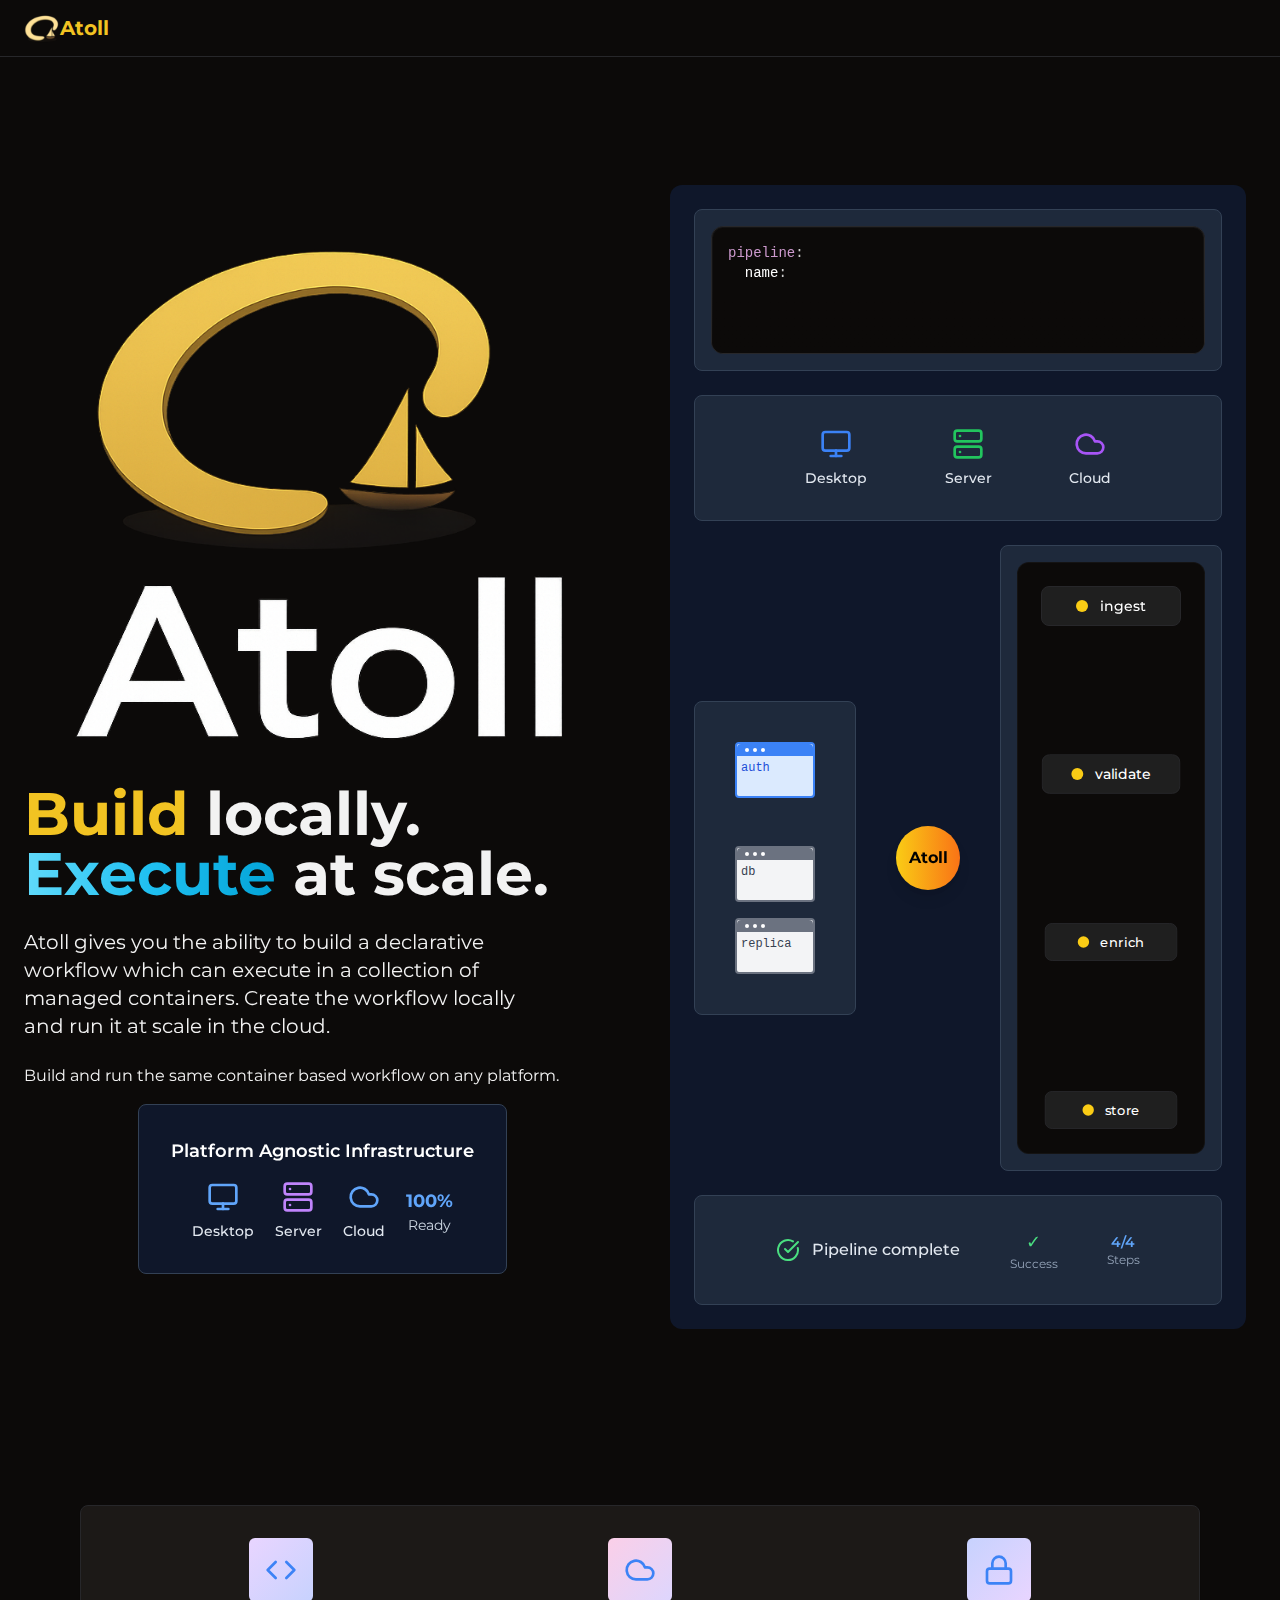
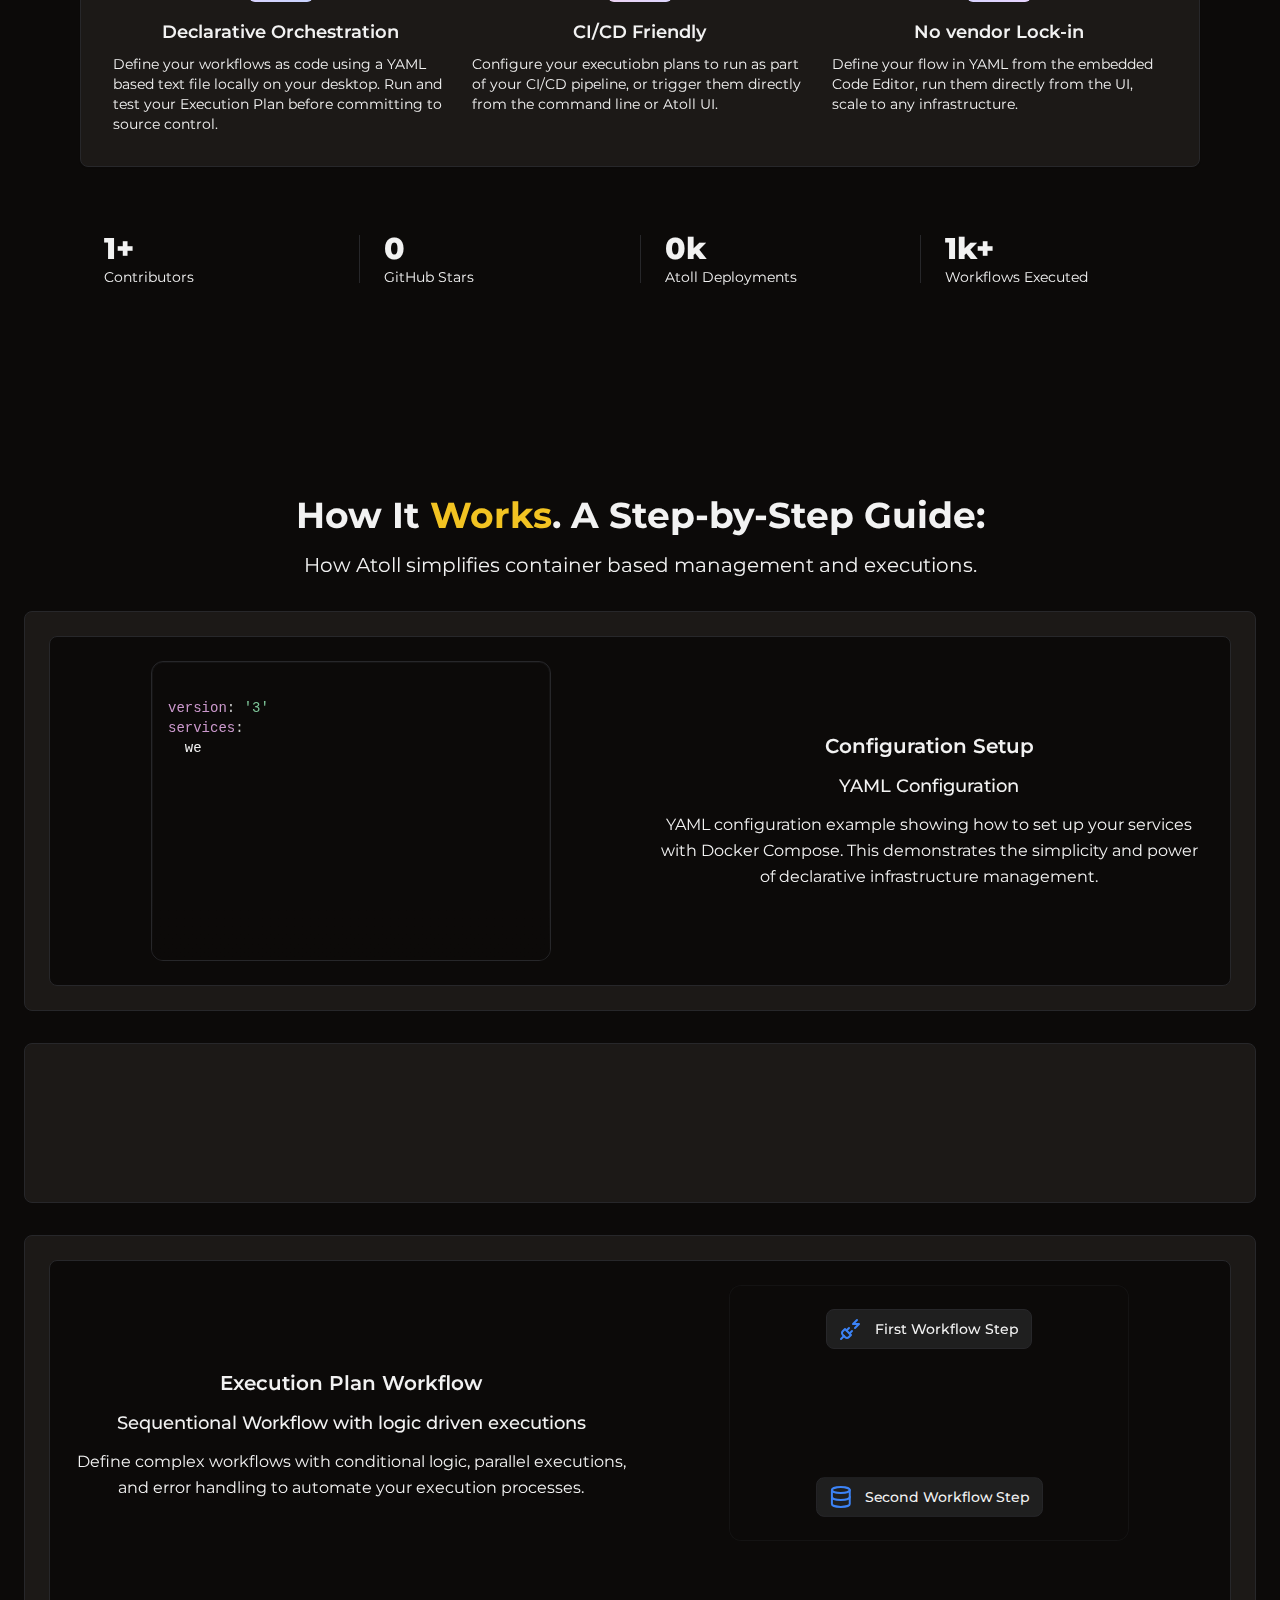
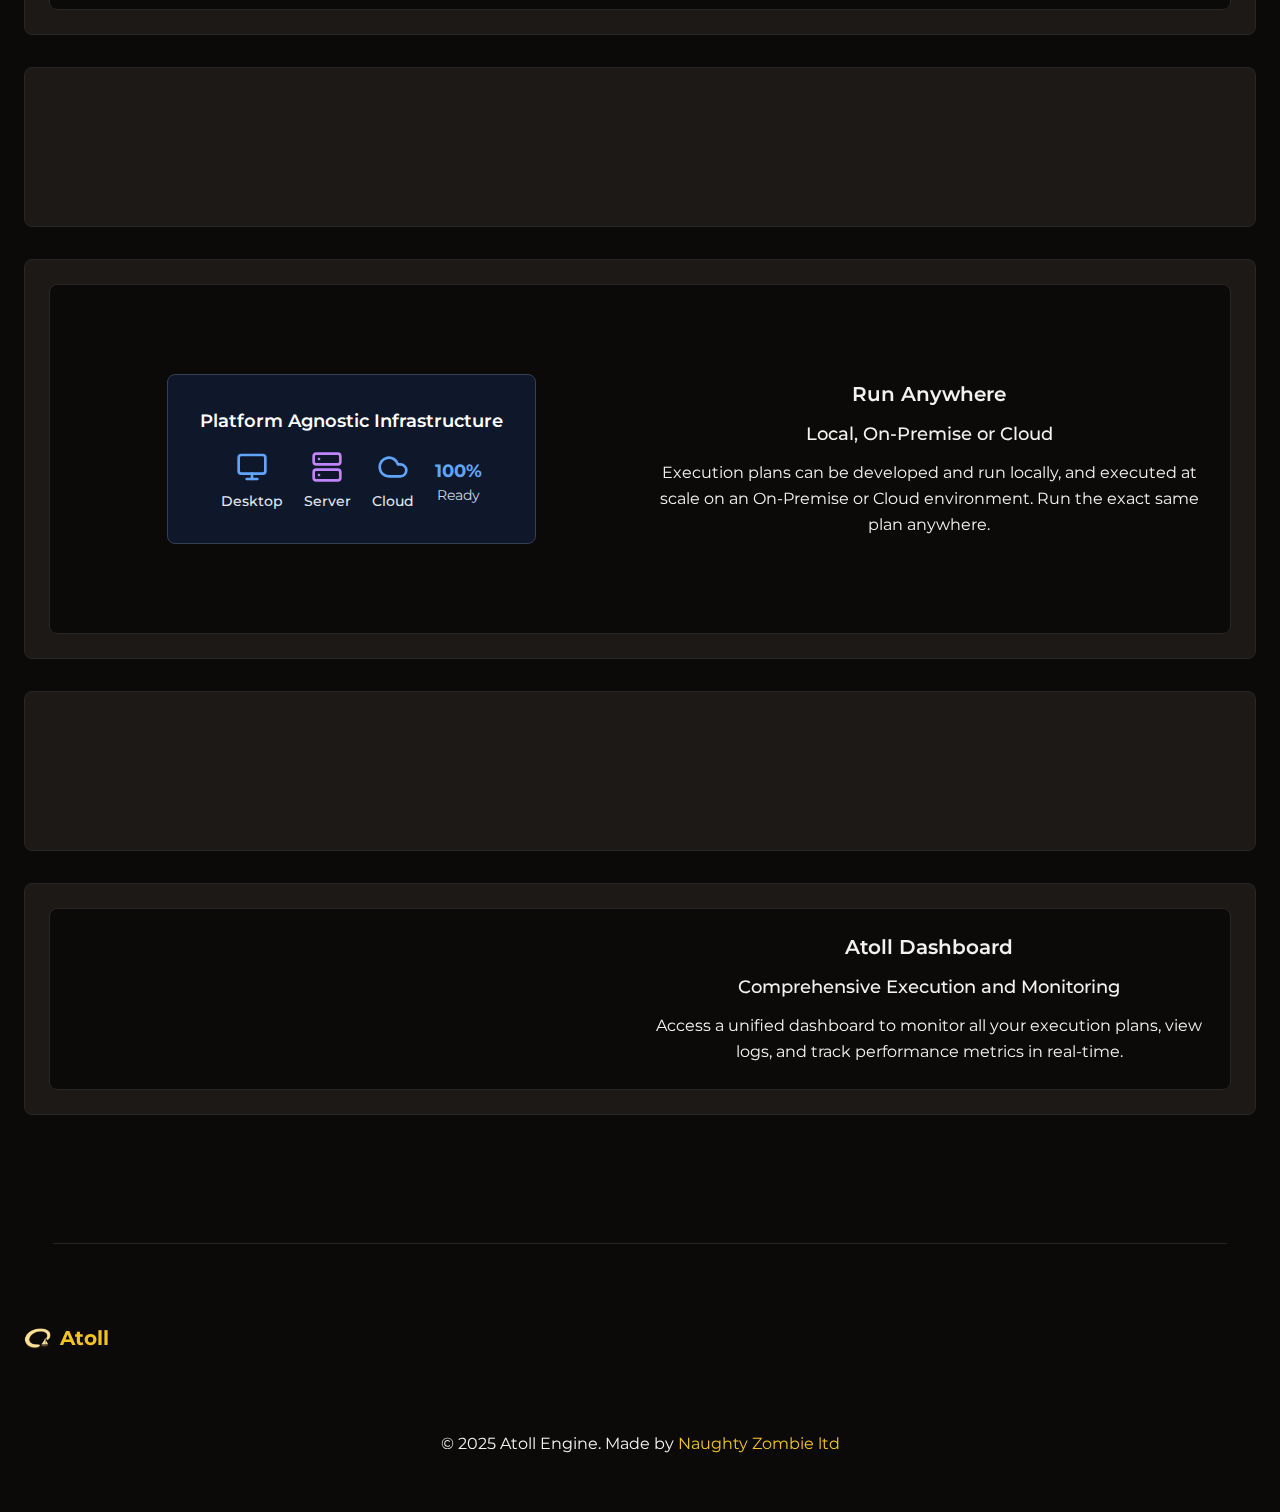
<file: index.html>
<!DOCTYPE html><html lang="en"><head><meta charSet="utf-8"/><meta name="viewport" content="width=device-width, initial-scale=1"/><link rel="preload" as="image" href="/icons/atoll-icon-48x48.png"/><link rel="stylesheet" href="/_next/static/css/b655631132b4445e.css" data-precedence="next"/><link rel="stylesheet" href="/_next/static/css/c95096fc0885ed51.css" data-precedence="next"/><link rel="preload" as="script" fetchPriority="low" href="/_next/static/chunks/webpack-d6c37491d18f5152.js"/><script src="/_next/static/chunks/fd9d1056-ad15f396ddf9b7e5.js" async=""></script><script src="/_next/static/chunks/117-d5793c8e79de5511.js" async=""></script><script src="/_next/static/chunks/main-app-9d623f7da6e15412.js" async=""></script><script src="/_next/static/chunks/780-a619b4df33ba3551.js" async=""></script><script src="/_next/static/chunks/812-a7e25f0282dad051.js" async=""></script><script src="/_next/static/chunks/821-e71027afc6be09cd.js" async=""></script><script src="/_next/static/chunks/170-aa39b270fa97ec4e.js" async=""></script><script src="/_next/static/chunks/129-1a4056a65f16ec5f.js" async=""></script><script src="/_next/static/chunks/app/page-c08a1a54d943358b.js" async=""></script><script src="/_next/static/chunks/app/layout-dc0686b4c52671ae.js" async=""></script><title>Atoll — Container Based Execution workflow at scale</title><meta name="description" content="Atoll — Create and manage container-based workflows with ease, then execute at scale"/><meta property="og:title" content="Atoll — Landing for React"/><meta property="og:description" content="Atoll — Build your React landing page effortlessly"/><meta property="og:image" content="http://localhost:3000/atoll_ident_logo.png"/><meta property="og:image:alt" content="Atoll logo"/><meta property="og:image:width" content="1200"/><meta property="og:image:height" content="630"/><meta property="og:type" content="website"/><meta name="twitter:card" content="summary_large_image"/><meta name="twitter:title" content="Atoll — Landing for React"/><meta name="twitter:description" content="Atoll — Build your React landing page effortlessly"/><meta name="twitter:image" content="http://localhost:3000/atoll_ident_logo.png"/><link rel="shortcut icon" href="/icons/atoll-icon-32x32.png"/><link rel="icon" href="/icons/atoll-icon-16x16.png" sizes="16x16" type="image/png"/><link rel="icon" href="/icons/atoll-icon-32x32.png" sizes="32x32" type="image/png"/><link rel="icon" href="/icons/atoll-icon-48x48.png" sizes="48x48" type="image/png"/><link rel="apple-touch-icon" href="/icons/atoll-icon-256x256.png"/><script src="/_next/static/chunks/polyfills-42372ed130431b0a.js" noModule=""></script></head><body><header class="sticky border-b-[1px] top-0 z-40 w-full bg-background dark:bg-background"><nav aria-label="Main" data-orientation="horizontal" dir="ltr" class="relative z-10 flex max-w-max flex-1 items-center justify-center mx-auto"><div style="position:relative"><ul data-orientation="horizontal" class="group flex-1 list-none items-center space-x-1 container h-14 px-4 w-screen flex justify-between" dir="ltr"><li class="font-bold flex"><a rel="noreferrer noopener" href="/" class="ml-2 font-bold text-xl flex items-center"><img src="/icons/atoll-icon-48x48.png" width="36" height="36" class="block ring-atoll-gold/30" alt="Atoll logo"/><span class="text-atoll-gold">Atoll</span></a></li><span class="flex md:hidden"><button class="px-2" aria-label="Open menu" type="button" aria-haspopup="dialog" aria-expanded="false" aria-controls="radix-:R4pjsq:" data-state="closed"><svg xmlns="http://www.w3.org/2000/svg" width="24" height="24" viewBox="0 0 24 24" fill="none" stroke="currentColor" stroke-width="2" stroke-linecap="round" stroke-linejoin="round" class="lucide lucide-menu flex md:hidden h-5 w-5"><line x1="4" x2="20" y1="12" y2="12"></line><line x1="4" x2="20" y1="6" y2="6"></line><line x1="4" x2="20" y1="18" y2="18"></line></svg><span class="sr-only">Menu Icon</span></button></span><nav class="hidden md:flex gap-2"></nav></ul></div><div class="absolute left-0 top-full flex justify-center"></div></nav></header><section class="container grid lg:grid-cols-2 place-items-center py-20 md:py-32 gap-10"><div class="text-center lg:text-start space-y-6"><div class="flex justify-center mb-8"><img alt="Atoll Logo" loading="lazy" width="400" height="400" decoding="async" data-nimg="1" class="w-80 h-80 md:w-96 md:h-96 lg:w-[32rem] lg:h-[32rem]" style="color:transparent" src="/Atoll_Clean_Icon_dark.png"/></div><main class="text-5xl md:text-6xl font-bold"><h1 class="inline"><span class="inline text-atoll-gold">Build</span> <!-- -->locally.</h1> <h2 class="block"><span class="inline bg-gradient-to-r from-[#61DAFB] via-[#1fc0f1] to-[#03a3d7] text-transparent bg-clip-text">Execute</span> <!-- -->at scale.</h2></main><p class="text-xl text-foreground md:w-10/12 mx-auto lg:mx-0 mt-8 mb-12">Atoll gives you the ability to build a declarative workflow which can execute in a collection of managed containers. Create the workflow locally and run it at scale in the cloud.</p><section class="mb-12"><p class="text-muted-foreground mb-4">Build and run the same container based workflow on any platform.</p><div class="flex justify-center"><div class=""><div class="contents"><div class="w-full p-8 rounded-lg border transition-all duration-300 hover:shadow-lg hover:border-primary/30 bg-slate-900 border-slate-700 text-white" style="opacity:0.8;transform:scale(0.98) translateZ(0)"><h3 class="text-lg font-semibold mb-4 text-center">Platform Agnostic Infrastructure</h3><div class="flex items-center justify-evenly px-2 flex-col sm:flex-row sm:gap-2 sm:px-2 gap-6"><div class="flex flex-col items-center flex-1 sm:flex-none"><div class="flex flex-col items-center gap-2"><svg xmlns="http://www.w3.org/2000/svg" width="24" height="24" viewBox="0 0 24 24" fill="none" stroke="currentColor" stroke-width="2" stroke-linecap="round" stroke-linejoin="round" class="lucide lucide-monitor w-8 h-8 text-blue-400"><rect width="20" height="14" x="2" y="3" rx="2"></rect><line x1="8" x2="16" y1="21" y2="21"></line><line x1="12" x2="12" y1="17" y2="21"></line></svg><span class="text-sm font-medium text-slate-200">Desktop</span></div></div><div class="flex flex-col items-center flex-1 sm:flex-none"><div class="flex flex-col items-center gap-2"><svg xmlns="http://www.w3.org/2000/svg" width="24" height="24" viewBox="0 0 24 24" fill="none" stroke="currentColor" stroke-width="2" stroke-linecap="round" stroke-linejoin="round" class="lucide lucide-server w-8 h-8 text-purple-400"><rect width="20" height="8" x="2" y="2" rx="2" ry="2"></rect><rect width="20" height="8" x="2" y="14" rx="2" ry="2"></rect><line x1="6" x2="6.01" y1="6" y2="6"></line><line x1="6" x2="6.01" y1="18" y2="18"></line></svg><span class="text-sm font-medium text-slate-200">Server</span></div></div><div class="flex flex-col items-center flex-1 sm:flex-none"><div class="flex flex-col items-center gap-2"><svg xmlns="http://www.w3.org/2000/svg" width="24" height="24" viewBox="0 0 24 24" fill="none" stroke="currentColor" stroke-width="2" stroke-linecap="round" stroke-linejoin="round" class="lucide lucide-cloud w-8 h-8 text-blue-400"><path d="M17.5 19H9a7 7 0 1 1 6.71-9h1.79a4.5 4.5 0 1 1 0 9Z"></path></svg><span class="text-sm font-medium text-slate-200">Cloud</span></div></div><div class="flex flex-col items-center flex-1 sm:flex-none"><div class="text-center"><div class="text-lg font-bold text-blue-400">100%</div><div class="text-sm text-slate-300">Ready</div></div></div></div></div></div></div></div></section></div><div class="z-10"><div class="bg-slate-900 text-white rounded-xl p-6 space-y-6 max-w-4xl mx-auto "><div class="bg-slate-800 rounded-lg p-4 border border-slate-700 flex items-center justify-center"><div class="w-full h-32"><div class="relative w-full h-full overflow-hidden rounded-xl border bg-background p-4 font-mono text-sm" style="box-shadow:inset 0 0 0 1px rgba(148,163,184,0.06)"><div class="pointer-events-none absolute bottom-0 left-0 w-full h-16 bg-gradient-to-t from-background to-transparent z-10"></div><pre class="whitespace-pre-wrap overflow-hidden text-left"></pre></div></div></div><div class="bg-slate-800 rounded-lg p-4 border border-slate-700 flex items-center justify-center"><div class="w-full p-4 rounded-lg border transition-all duration-300 hover:shadow-lg hover:border-primary/30 bg-transparent border-none" style="opacity:0.8;transform:scale(0.98) translateZ(0)"><div class="flex items-center justify-evenly px-2 flex-col sm:flex-row sm:gap-2 sm:px-2 gap-6"><div class="flex flex-col items-center flex-1 sm:flex-none"><div class="flex flex-col items-center gap-2"><svg xmlns="http://www.w3.org/2000/svg" width="24" height="24" viewBox="0 0 24 24" fill="none" stroke="currentColor" stroke-width="2" stroke-linecap="round" stroke-linejoin="round" class="lucide lucide-monitor w-8 h-8 text-blue-500"><rect width="20" height="14" x="2" y="3" rx="2"></rect><line x1="8" x2="16" y1="21" y2="21"></line><line x1="12" x2="12" y1="17" y2="21"></line></svg><span class="text-sm font-medium text-slate-200">Desktop</span></div></div><div class="flex flex-col items-center flex-1 sm:flex-none"><div class="flex flex-col items-center gap-2"><svg xmlns="http://www.w3.org/2000/svg" width="24" height="24" viewBox="0 0 24 24" fill="none" stroke="currentColor" stroke-width="2" stroke-linecap="round" stroke-linejoin="round" class="lucide lucide-server w-8 h-8 text-green-500"><rect width="20" height="8" x="2" y="2" rx="2" ry="2"></rect><rect width="20" height="8" x="2" y="14" rx="2" ry="2"></rect><line x1="6" x2="6.01" y1="6" y2="6"></line><line x1="6" x2="6.01" y1="18" y2="18"></line></svg><span class="text-sm font-medium text-slate-200">Server</span></div></div><div class="flex flex-col items-center flex-1 sm:flex-none"><div class="flex flex-col items-center gap-2"><svg xmlns="http://www.w3.org/2000/svg" width="24" height="24" viewBox="0 0 24 24" fill="none" stroke="currentColor" stroke-width="2" stroke-linecap="round" stroke-linejoin="round" class="lucide lucide-cloud w-8 h-8 text-purple-500"><path d="M17.5 19H9a7 7 0 1 1 6.71-9h1.79a4.5 4.5 0 1 1 0 9Z"></path></svg><span class="text-sm font-medium text-slate-200">Cloud</span></div></div></div></div></div><div class="flex items-center justify-between gap-4 min-h-[300px]"><div class="bg-slate-800 rounded-lg p-4 border border-slate-700 flex flex-col space-y-4 items-center flex-1"><div class="contents"><div class="w-fit mx-auto rounded-lg border p-6 transition-all duration-300 hover:shadow-lg hover:border-primary/30 bg-transparent border-none" style="opacity:0.8;transform:scale(0.98) translateZ(0)"><div class="flex items-center flex-col justify-center gap-4"><div class="flex flex-col items-center flex-1 sm:flex-none"><div class="relative transition-all duration-200 pointer-events-none"><div class="border-2 rounded-sm bg-blue-100 border-blue-500 w-20 h-14"><div class="rounded-t-sm flex items-center px-2 bg-blue-500 h-3"><div class="bg-white rounded-full mr-1 w-1 h-1"></div><div class="bg-white rounded-full mr-1 w-1 h-1"></div><div class="bg-white rounded-full w-1 h-1"></div></div><div class="p-1"><div class="font-mono text-blue-700 text-xs">auth</div></div></div></div></div></div></div></div><div class="contents"><div class="w-fit mx-auto rounded-lg border p-6 transition-all duration-300 hover:shadow-lg hover:border-primary/30 bg-transparent border-none" style="opacity:0.8;transform:scale(0.98) translateZ(0)"><div class="flex items-center flex-col justify-center gap-4"><div class="flex flex-col items-center flex-1 sm:flex-none"><div class="relative transition-all duration-200 pointer-events-none"><div class="border-2 rounded-sm bg-gray-100 border-gray-500 w-20 h-14"><div class="rounded-t-sm flex items-center px-2 bg-gray-500 h-3"><div class="bg-white rounded-full mr-1 w-1 h-1"></div><div class="bg-white rounded-full mr-1 w-1 h-1"></div><div class="bg-white rounded-full w-1 h-1"></div></div><div class="p-1"><div class="font-mono text-gray-700 text-xs">db</div></div></div></div></div><div class="flex flex-col items-center flex-1 sm:flex-none"><div class="relative transition-all duration-200 pointer-events-none"><div class="border-2 rounded-sm bg-gray-100 border-gray-500 w-20 h-14"><div class="rounded-t-sm flex items-center px-2 bg-gray-500 h-3"><div class="bg-white rounded-full mr-1 w-1 h-1"></div><div class="bg-white rounded-full mr-1 w-1 h-1"></div><div class="bg-white rounded-full w-1 h-1"></div></div><div class="p-1"><div class="font-mono text-gray-700 text-xs">replica</div></div></div></div></div></div></div></div></div><div class="flex items-center justify-center px-6 self-center"><div class="flex items-center justify-center w-16 h-16 bg-gradient-to-r from-yellow-400 to-orange-500 rounded-full shadow-lg transform hover:scale-110 transition-transform duration-200"><span class="text-black font-bold text-base">Atoll</span></div></div><div class="bg-slate-800 rounded-lg p-4 border border-slate-700 flex flex-col space-y-4 items-center flex-1"><div class="rounded-xl p-6 bg-background flex items-center justify-center w-full max-w-xl mx-auto" tabindex="0" style="box-shadow:inset 0 0 0 1px rgba(148,163,184,0.06)"><div class="flex flex-col gap-6 items-center"><div class="flex flex-row items-center justify-center gap-3 border rounded-lg px-3 py-1 min-w-[140px] h-10 bg-muted" style="opacity:0;transform:scale(0.95) translateZ(0)"><div class="flex-shrink-0"><div class="w-3 h-3 bg-yellow-400 rounded-full"></div></div><span class="text-sm font-medium whitespace-nowrap">ingest</span></div><svg width="24" height="80" viewBox="0 0 24 80" fill="none" xmlns="http://www.w3.org/2000/svg"><path d="M12 0 V70 M12 70 L6 60 M12 70 L18 60" stroke="currentColor" stroke-width="2" opacity="0" pathLength="1" stroke-dashoffset="0px" stroke-dasharray="0px 1px"></path></svg><div class="flex flex-row items-center justify-center gap-3 border rounded-lg px-3 py-1 min-w-[140px] h-10 bg-muted" style="opacity:0;transform:scale(0.95) translateZ(0)"><div class="flex-shrink-0"><div class="w-3 h-3 bg-yellow-400 rounded-full"></div></div><span class="text-sm font-medium whitespace-nowrap">validate</span></div><svg width="24" height="80" viewBox="0 0 24 80" fill="none" xmlns="http://www.w3.org/2000/svg"><path d="M12 0 V70 M12 70 L6 60 M12 70 L18 60" stroke="currentColor" stroke-width="2" opacity="0" pathLength="1" stroke-dashoffset="0px" stroke-dasharray="0px 1px"></path></svg><div class="flex flex-row items-center justify-center gap-3 border rounded-lg px-3 py-1 min-w-[140px] h-10 bg-muted" style="opacity:0;transform:scale(0.95) translateZ(0)"><div class="flex-shrink-0"><div class="w-3 h-3 bg-yellow-400 rounded-full"></div></div><span class="text-sm font-medium whitespace-nowrap">enrich</span></div><svg width="24" height="80" viewBox="0 0 24 80" fill="none" xmlns="http://www.w3.org/2000/svg"><path d="M12 0 V70 M12 70 L6 60 M12 70 L18 60" stroke="currentColor" stroke-width="2" opacity="0" pathLength="1" stroke-dashoffset="0px" stroke-dasharray="0px 1px"></path></svg><div class="flex flex-row items-center justify-center gap-3 border rounded-lg px-3 py-1 min-w-[140px] h-10 bg-muted" style="opacity:0;transform:scale(0.95) translateZ(0)"><div class="flex-shrink-0"><div class="w-3 h-3 bg-yellow-400 rounded-full"></div></div><span class="text-sm font-medium whitespace-nowrap">store</span></div></div></div></div></div><div class="bg-slate-800 rounded-lg p-4 border border-slate-700 flex items-center justify-center"><div class="contents"><div class="w-full p-4 rounded-lg border transition-all duration-300 hover:shadow-lg hover:border-primary/30 bg-transparent border-none" style="opacity:0.8;transform:scale(0.98) translateZ(0)"><div class="flex items-center justify-evenly px-2 flex-col sm:flex-row sm:gap-2 sm:px-2 gap-4"><div class="flex flex-col items-center flex-1 sm:flex-none"><div class="flex items-center gap-3"><svg xmlns="http://www.w3.org/2000/svg" width="24" height="24" viewBox="0 0 24 24" fill="none" stroke="currentColor" stroke-width="2" stroke-linecap="round" stroke-linejoin="round" class="lucide lucide-circle-check-big w-6 h-6 text-green-400"><path d="M21.801 10A10 10 0 1 1 17 3.335"></path><path d="m9 11 3 3L22 4"></path></svg><span class="text-slate-200 font-medium">Pipeline complete</span></div></div><div class="flex flex-col items-center flex-1 sm:flex-none"><div class="text-center"><div class="text-lg font-bold text-green-400">✓</div><div class="text-xs text-slate-400">Success</div></div></div><div class="flex flex-col items-center flex-1 sm:flex-none"><div class="text-center"><div class="text-sm font-semibold text-blue-400">4/4</div><div class="text-xs text-slate-400">Steps</div></div></div></div></div></div></div></div></div><div class="shadow"></div></section><section class="my-12"><div class="max-w-6xl mx-auto px-4"><div class="rounded-lg bg-card border p-8 shadow-sm"><div class="grid grid-cols-1 md:grid-cols-3 gap-6"><div class="flex flex-col items-center text-center md:text-left"><div class="w-16 h-16 flex items-center justify-center rounded-md bg-gradient-to-br from-purple-200 to-indigo-200 mb-4"><svg xmlns="http://www.w3.org/2000/svg" width="24" height="24" viewBox="0 0 24 24" fill="none" stroke="currentColor" stroke-width="2" stroke-linecap="round" stroke-linejoin="round" class="lucide lucide-code text-primary w-8 h-8"><polyline points="16 18 22 12 16 6"></polyline><polyline points="8 6 2 12 8 18"></polyline></svg></div><h3 class="text-lg font-semibold mb-2">Declarative Orchestration</h3><p class="text-sm text-muted-foreground">Define your workflows as code using a YAML based text file locally on your desktop. Run and test your Execution Plan before committing to source control.</p></div><div class="flex flex-col items-center text-center md:text-left"><div class="w-16 h-16 flex items-center justify-center rounded-md bg-gradient-to-br from-pink-200 to-violet-200 mb-4"><svg xmlns="http://www.w3.org/2000/svg" width="24" height="24" viewBox="0 0 24 24" fill="none" stroke="currentColor" stroke-width="2" stroke-linecap="round" stroke-linejoin="round" class="lucide lucide-cloud text-primary w-8 h-8"><path d="M17.5 19H9a7 7 0 1 1 6.71-9h1.79a4.5 4.5 0 1 1 0 9Z"></path></svg></div><h3 class="text-lg font-semibold mb-2">CI/CD Friendly</h3><p class="text-sm text-muted-foreground">Configure your executiobn plans to run as part of your CI/CD pipeline, or trigger them directly from the command line or Atoll UI.</p></div><div class="flex flex-col items-center text-center md:text-left"><div class="w-16 h-16 flex items-center justify-center rounded-md bg-gradient-to-br from-indigo-200 to-purple-200 mb-4"><svg xmlns="http://www.w3.org/2000/svg" width="24" height="24" viewBox="0 0 24 24" fill="none" stroke="currentColor" stroke-width="2" stroke-linecap="round" stroke-linejoin="round" class="lucide lucide-lock text-primary w-8 h-8"><rect width="18" height="11" x="3" y="11" rx="2" ry="2"></rect><path d="M7 11V7a5 5 0 0 1 10 0v4"></path></svg></div><h3 class="text-lg font-semibold mb-2">No vendor Lock-in</h3><p class="text-sm text-muted-foreground">Define your flow in YAML from the embedded Code Editor, run them directly from the UI, scale to any infrastructure.</p></div></div></div><div class="mt-8 bg-transparent"><div class="bg-transparent rounded-md overflow-hidden"><div class="flex flex-col md:flex-row items-center justify-between text-center md:text-left bg-transparent px-6 py-8"><div class="flex-1"><div class="text-3xl font-extrabold">1+</div><div class="text-sm text-muted-foreground">Contributors</div></div><div class="hidden md:block h-12 w-px bg-border mx-6"></div><div class="flex-1"><div class="text-3xl font-extrabold">0</div><div class="text-sm text-muted-foreground">GitHub Stars</div></div><div class="hidden md:block h-12 w-px bg-border mx-6"></div><div class="flex-1"><div class="text-3xl font-extrabold">0k</div><div class="text-sm text-muted-foreground">Atoll Deployments</div></div><div class="hidden md:block h-12 w-px bg-border mx-6"></div><div class="flex-1"><div class="text-3xl font-extrabold">1k+</div><div class="text-sm text-muted-foreground">Workflows Executed</div></div></div></div></div></div></section><section id="howItWorks" class="container text-center py-24 sm:py-32"><h2 class="text-3xl md:text-4xl font-bold ">How It <span class="text-atoll-gold">Works</span>. A Step-by-Step Guide:</h2><p class="md:w-3/4 mx-auto mt-4 mb-8 text-xl text-foreground">How Atoll simplifies container based management and executions.</p><div class="space-y-8"><div class="rounded-lg border p-6 bg-card"><div class="w-full p-6 rounded-lg border bg-background transition-all duration-300 hover:shadow-lg hover:border-primary/30" style="opacity:0.8;transform:scale(0.98) translateZ(0)"><div class="flex gap-6 items-center flex-col lg:flex-row"><div class="flex-1 flex justify-center"><div class="relative w-[400px] h-[300px]"><div class="w-full h-full"><div class="relative w-full h-full overflow-hidden rounded-xl border bg-background p-4 font-mono text-sm" style="box-shadow:inset 0 0 0 1px rgba(148,163,184,0.06)"><div class="pointer-events-none absolute bottom-0 left-0 w-full h-16 bg-gradient-to-t from-background to-transparent z-10"></div><pre class="whitespace-pre-wrap overflow-hidden text-left"></pre></div></div></div></div><div class="flex-1 space-y-3"><h3 class="text-xl font-semibold text-foreground">Configuration Setup</h3><h4 class="text-lg font-medium text-muted-foreground">YAML Configuration</h4><div class="text-muted-foreground leading-relaxed">YAML configuration example showing how to set up your services with Docker Compose. This demonstrates the simplicity and power of declarative infrastructure management.</div></div></div></div></div><div class="rounded-lg border p-6 bg-card"><div class="flex items-start gap-4 border rounded-xl p-4 bg-background shadow-sm transition-transform justify-start text-left" style="opacity:0;transform:translateY(20px) translateZ(0)"><div class="text-primary text-2xl flex-shrink-0"><svg xmlns="http://www.w3.org/2000/svg" width="24" height="24" viewBox="0 0 24 24" fill="none" stroke="currentColor" stroke-width="2" stroke-linecap="round" stroke-linejoin="round" class="lucide lucide-git-branch"><line x1="6" x2="6" y1="3" y2="15"></line><circle cx="18" cy="6" r="3"></circle><circle cx="6" cy="18" r="3"></circle><path d="M18 9a9 9 0 0 1-9 9"></path></svg></div><div class="flex-1 text-left"><h3 class="text-lg font-medium">Source Control Integration</h3><p class="text-muted-foreground text-sm mt-1">Fully integrate with GitHub, GitLab, Bitbucket or any source control to manage your infrastructure as code.</p><p class="text-xs text-muted-foreground mt-2">Atoll execution plans are all yaml files stored in your git repo.</p></div></div></div><div class="rounded-lg border p-6 bg-card"><div class="w-full p-6 rounded-lg border bg-background transition-all duration-300 hover:shadow-lg hover:border-primary/30" style="opacity:0.8;transform:scale(0.98) translateZ(0)"><div class="flex gap-6 items-center flex-col lg:flex-row-reverse"><div class="flex-1 flex justify-center"><div class="relative w-[400px] h-[300px]"><div class="w-full h-full"><div class="mb-4"><div id="diagram1" class="rounded-xl p-6 bg-background flex items-center justify-center w-full max-w-xl mx-auto" tabindex="0" style="box-shadow:inset 0 0 0 1px rgba(148,163,184,0.06)"><div class="flex flex-col gap-6 items-center"><div class="flex flex-row items-center justify-center gap-3 border rounded-lg px-3 py-1 min-w-[140px] h-10 bg-muted" style="opacity:0;transform:scale(0.95) translateZ(0)"><div class="flex-shrink-0"><svg xmlns="http://www.w3.org/2000/svg" width="24" height="24" viewBox="0 0 24 24" fill="none" stroke="currentColor" stroke-width="2" stroke-linecap="round" stroke-linejoin="round" class="lucide lucide-plug-zap text-primary"><path d="M6.3 20.3a2.4 2.4 0 0 0 3.4 0L12 18l-6-6-2.3 2.3a2.4 2.4 0 0 0 0 3.4Z"></path><path d="m2 22 3-3"></path><path d="M7.5 13.5 10 11"></path><path d="M10.5 16.5 13 14"></path><path d="m18 3-4 4h6l-4 4"></path></svg></div><span class="text-sm font-medium whitespace-nowrap">First Workflow Step</span></div><svg width="24" height="80" viewBox="0 0 24 80" fill="none" xmlns="http://www.w3.org/2000/svg"><path d="M12 0 V70 M12 70 L6 60 M12 70 L18 60" stroke="currentColor" stroke-width="2" opacity="0" pathLength="1" stroke-dashoffset="0px" stroke-dasharray="0px 1px"></path></svg><div class="flex flex-row items-center justify-center gap-3 border rounded-lg px-3 py-1 min-w-[140px] h-10 bg-muted" style="opacity:0;transform:scale(0.95) translateZ(0)"><div class="flex-shrink-0"><svg xmlns="http://www.w3.org/2000/svg" width="24" height="24" viewBox="0 0 24 24" fill="none" stroke="currentColor" stroke-width="2" stroke-linecap="round" stroke-linejoin="round" class="lucide lucide-database text-primary"><ellipse cx="12" cy="5" rx="9" ry="3"></ellipse><path d="M3 5V19A9 3 0 0 0 21 19V5"></path><path d="M3 12A9 3 0 0 0 21 12"></path></svg></div><span class="text-sm font-medium whitespace-nowrap">Second Workflow Step</span></div></div></div></div></div></div></div><div class="flex-1 space-y-3"><h3 class="text-xl font-semibold text-foreground">Execution Plan Workflow</h3><h4 class="text-lg font-medium text-muted-foreground">Sequentional Workflow with logic driven executions</h4><div class="text-muted-foreground leading-relaxed">Define complex workflows with conditional logic, parallel executions, and error handling to automate your execution processes.</div></div></div></div></div><div class="rounded-lg border p-6 bg-card"><div class="flex items-start gap-4 border rounded-xl p-4 bg-background shadow-sm transition-transform justify-end text-right w-full" style="opacity:0;transform:translateY(20px) translateZ(0)"><div class="flex-1 text-right"><h3 class="text-lg font-medium">Container Based Execution</h3><p class="text-muted-foreground text-sm mt-1">Execution Plan steps can be executed locally or within the context of a container.</p><p class="text-xs text-muted-foreground mt-2">Orchestrate complex container workflows with Atoll.</p></div><div class="text-primary text-2xl flex-shrink-0"><svg xmlns="http://www.w3.org/2000/svg" width="24" height="24" viewBox="0 0 24 24" fill="none" stroke="currentColor" stroke-width="2" stroke-linecap="round" stroke-linejoin="round" class="lucide lucide-package-open"><path d="M12 22v-9"></path><path d="M15.17 2.21a1.67 1.67 0 0 1 1.63 0L21 4.57a1.93 1.93 0 0 1 0 3.36L8.82 14.79a1.655 1.655 0 0 1-1.64 0L3 12.43a1.93 1.93 0 0 1 0-3.36z"></path><path d="M20 13v3.87a2.06 2.06 0 0 1-1.11 1.83l-6 3.08a1.93 1.93 0 0 1-1.78 0l-6-3.08A2.06 2.06 0 0 1 4 16.87V13"></path><path d="M21 12.43a1.93 1.93 0 0 0 0-3.36L8.83 2.2a1.64 1.64 0 0 0-1.63 0L3 4.57a1.93 1.93 0 0 0 0 3.36l12.18 6.86a1.636 1.636 0 0 0 1.63 0z"></path></svg></div></div></div><div class="rounded-lg border p-6 bg-card"><div class="w-full p-6 rounded-lg border bg-background transition-all duration-300 hover:shadow-lg hover:border-primary/30" style="opacity:0.8;transform:scale(0.98) translateZ(0)"><div class="flex gap-6 items-center flex-col lg:flex-row"><div class="flex-1 flex justify-center"><div class="relative w-[400px] h-[300px]"><div class="w-full h-full"><div class="flex justify-center items-center min-h-full"><div class=""><div class="contents"><div class="w-full p-8 rounded-lg border transition-all duration-300 hover:shadow-lg hover:border-primary/30 bg-slate-900 border-slate-700 text-white" style="opacity:0.8;transform:scale(0.98) translateZ(0)"><h3 class="text-lg font-semibold mb-4 text-center">Platform Agnostic Infrastructure</h3><div class="flex items-center justify-evenly px-2 flex-col sm:flex-row sm:gap-2 sm:px-2 gap-6"><div class="flex flex-col items-center flex-1 sm:flex-none"><div class="flex flex-col items-center gap-2"><svg xmlns="http://www.w3.org/2000/svg" width="24" height="24" viewBox="0 0 24 24" fill="none" stroke="currentColor" stroke-width="2" stroke-linecap="round" stroke-linejoin="round" class="lucide lucide-monitor w-8 h-8 text-blue-400"><rect width="20" height="14" x="2" y="3" rx="2"></rect><line x1="8" x2="16" y1="21" y2="21"></line><line x1="12" x2="12" y1="17" y2="21"></line></svg><span class="text-sm font-medium text-slate-200">Desktop</span></div></div><div class="flex flex-col items-center flex-1 sm:flex-none"><div class="flex flex-col items-center gap-2"><svg xmlns="http://www.w3.org/2000/svg" width="24" height="24" viewBox="0 0 24 24" fill="none" stroke="currentColor" stroke-width="2" stroke-linecap="round" stroke-linejoin="round" class="lucide lucide-server w-8 h-8 text-purple-400"><rect width="20" height="8" x="2" y="2" rx="2" ry="2"></rect><rect width="20" height="8" x="2" y="14" rx="2" ry="2"></rect><line x1="6" x2="6.01" y1="6" y2="6"></line><line x1="6" x2="6.01" y1="18" y2="18"></line></svg><span class="text-sm font-medium text-slate-200">Server</span></div></div><div class="flex flex-col items-center flex-1 sm:flex-none"><div class="flex flex-col items-center gap-2"><svg xmlns="http://www.w3.org/2000/svg" width="24" height="24" viewBox="0 0 24 24" fill="none" stroke="currentColor" stroke-width="2" stroke-linecap="round" stroke-linejoin="round" class="lucide lucide-cloud w-8 h-8 text-blue-400"><path d="M17.5 19H9a7 7 0 1 1 6.71-9h1.79a4.5 4.5 0 1 1 0 9Z"></path></svg><span class="text-sm font-medium text-slate-200">Cloud</span></div></div><div class="flex flex-col items-center flex-1 sm:flex-none"><div class="text-center"><div class="text-lg font-bold text-blue-400">100%</div><div class="text-sm text-slate-300">Ready</div></div></div></div></div></div></div></div></div></div></div><div class="flex-1 space-y-3"><h3 class="text-xl font-semibold text-foreground">Run Anywhere</h3><h4 class="text-lg font-medium text-muted-foreground">Local, On-Premise or Cloud</h4><div class="text-muted-foreground leading-relaxed">Execution plans can be developed and run locally, and executed at scale on an On-Premise or Cloud environment. Run the exact same plan anywhere.</div></div></div></div></div><div class="rounded-lg border p-6 bg-card"><div class="flex items-start gap-4 border rounded-xl p-4 bg-background shadow-sm transition-transform justify-start text-left" style="opacity:0;transform:translateY(20px) translateZ(0)"><div class="text-primary text-2xl flex-shrink-0"><svg xmlns="http://www.w3.org/2000/svg" width="24" height="24" viewBox="0 0 24 24" fill="none" stroke="currentColor" stroke-width="2" stroke-linecap="round" stroke-linejoin="round" class="lucide lucide-workflow"><rect width="8" height="8" x="3" y="3" rx="2"></rect><path d="M7 11v4a2 2 0 0 0 2 2h4"></path><rect width="8" height="8" x="13" y="13" rx="2"></rect></svg></div><div class="flex-1 text-left"><h3 class="text-lg font-medium">CI/CD Pipeline Automation</h3><p class="text-muted-foreground text-sm mt-1">Execute in Jenkins, GitHub Actions, GitLab CI or any CI/CD platform.</p><p class="text-xs text-muted-foreground mt-2">Atoll execution plans can easily be integrated into your CI/CD pipelines to automate any almost any operations that you can script.</p></div></div></div><div class="rounded-lg border p-6 bg-card"><div class="contents"><div class="w-full p-6 rounded-lg border bg-background transition-all duration-300 hover:shadow-lg hover:border-primary/30" style="opacity:0.8;transform:scale(0.98) translateZ(0)"><div class="flex gap-6 items-center flex-col lg:flex-row"><div class="flex-1 flex justify-center flex-row"><div class="flex items-center justify-center flex-row"><div class="relative"><img alt="Atoll Dashboard Overview" loading="lazy" width="400" height="300" decoding="async" data-nimg="1" class="object-contain w-auto h-auto max-w-[300px] max-h-[200px] rounded-lg border border-muted/20 shadow-sm transition-all duration-300 hover:shadow-md hover:border-muted/40" style="color:transparent" src="/app-screenshots/Atoll-Dashboard-1.png"/></div></div></div><div class="flex-1 space-y-3"><h3 class="text-xl font-semibold text-foreground">Atoll Dashboard</h3><h4 class="text-lg font-medium text-muted-foreground">Comprehensive Execution and Monitoring</h4><div class="text-muted-foreground leading-relaxed">Access a unified dashboard to monitor all your execution plans, view logs, and track performance metrics in real-time.</div></div></div></div></div></div></div></section><footer id="footer"><hr class="w-11/12 mx-auto"/><section class="container py-20 grid grid-cols-2 md:grid-cols-4 xl:grid-cols-6 gap-x-12 gap-y-8"><div class="col-span-full xl:col-span-2"><a rel="noreferrer noopener" href="/" class="font-bold text-xl flex items-center"><img src="/icons/atoll-icon-48x48.png" width="28" height="28" class="block" alt="Atoll logo"/><span class="text-atoll-gold ml-2">Atoll</span></a></div></section><section class="container pb-14 text-center"><h3>© 2025 Atoll Engine. Made by<!-- --> <a rel="noreferrer noopener" target="_blank" href="" class="text-atoll-gold transition-all hover:underline">Naughty Zombie ltd</a></h3></section></footer><script src="/_next/static/chunks/webpack-d6c37491d18f5152.js" async=""></script><script>(self.__next_f=self.__next_f||[]).push([0]);self.__next_f.push([2,null])</script><script>self.__next_f.push([1,"1:HL[\"/_next/static/css/b655631132b4445e.css\",\"style\"]\n2:HL[\"/_next/static/css/c95096fc0885ed51.css\",\"style\"]\n"])</script><script>self.__next_f.push([1,"3:I[2846,[],\"\"]\n5:I[8693,[\"780\",\"static/chunks/780-a619b4df33ba3551.js\",\"812\",\"static/chunks/812-a7e25f0282dad051.js\",\"821\",\"static/chunks/821-e71027afc6be09cd.js\",\"170\",\"static/chunks/170-aa39b270fa97ec4e.js\",\"129\",\"static/chunks/129-1a4056a65f16ec5f.js\",\"931\",\"static/chunks/app/page-c08a1a54d943358b.js\"],\"Navbar\"]\n6:I[5878,[\"780\",\"static/chunks/780-a619b4df33ba3551.js\",\"812\",\"static/chunks/812-a7e25f0282dad051.js\",\"821\",\"static/chunks/821-e71027afc6be09cd.js\",\"170\",\"static/chunks/170-aa39b270fa97ec4e.js\",\"129\",\"static/chunks/129-1a4056a65f16ec5f.js\",\"931\",\"static/chunks/app/page-c08a1a54d943358b.js\"],\"Image\"]\n7:I[5864,[\"780\",\"static/chunks/780-a619b4df33ba3551.js\",\"812\",\"static/chunks/812-a7e25f0282dad051.js\",\"821\",\"static/chunks/821-e71027afc6be09cd.js\",\"170\",\"static/chunks/170-aa39b270fa97ec4e.js\",\"129\",\"static/chunks/129-1a4056a65f16ec5f.js\",\"931\",\"static/chunks/app/page-c08a1a54d943358b.js\"],\"default\"]\n8:I[466,[\"780\",\"static/chunks/780-a619b4df33ba3551.js\",\"812\",\"static/chunks/812-a7e25f0282dad051.js\",\"821\",\"static/chunks/821-e71027afc6be09cd.js\",\"170\",\"static/chunks/170-aa39b270fa97ec4e.js\",\"129\",\"static/chunks/129-1a4056a65f16ec5f.js\",\"931\",\"static/chunks/app/page-c08a1a54d943358b.js\"],\"default\"]\n9:I[8653,[\"780\",\"static/chunks/780-a619b4df33ba3551.js\",\"812\",\"static/chunks/812-a7e25f0282dad051.js\",\"821\",\"static/chunks/821-e71027afc6be09cd.js\",\"170\",\"static/chunks/170-aa39b270fa97ec4e.js\",\"129\",\"static/chunks/129-1a4056a65f16ec5f.js\",\"931\",\"static/chunks/app/page-c08a1a54d943358b.js\"],\"HowItWorks\"]\na:I[129,[\"780\",\"static/chunks/780-a619b4df33ba3551.js\",\"812\",\"static/chunks/812-a7e25f0282dad051.js\",\"821\",\"static/chunks/821-e71027afc6be09cd.js\",\"170\",\"static/chunks/170-aa39b270fa97ec4e.js\",\"129\",\"static/chunks/129-1a4056a65f16ec5f.js\",\"931\",\"static/chunks/app/page-c08a1a54d943358b.js\"],\"AtollLogo\"]\nb:I[5859,[\"780\",\"static/chunks/780-a619b4df33ba3551.js\",\"812\",\"static/chunks/812-a7e25f0282dad051.js\",\"821\",\"static/chunks/821-e71027afc6be09cd.js\",\"170\",\"static/chunks/170-aa39b270fa97ec4e.js\",\"129\",\"static/chunks"])</script><script>self.__next_f.push([1,"/129-1a4056a65f16ec5f.js\",\"931\",\"static/chunks/app/page-c08a1a54d943358b.js\"],\"ScrollToTop\"]\nc:I[4357,[\"185\",\"static/chunks/app/layout-dc0686b4c52671ae.js\"],\"default\"]\nd:I[4707,[],\"\"]\ne:I[6423,[],\"\"]\n10:I[1060,[],\"\"]\n11:[]\n"])</script><script>self.__next_f.push([1,"0:[\"$\",\"$L3\",null,{\"buildId\":\"KNUU8Uwvt_7vM0HFyebyT\",\"assetPrefix\":\"\",\"urlParts\":[\"\",\"\"],\"initialTree\":[\"\",{\"children\":[\"__PAGE__\",{}]},\"$undefined\",\"$undefined\",true],\"initialSeedData\":[\"\",{\"children\":[\"__PAGE__\",{},[[\"$L4\",[[\"$\",\"$L5\",null,{}],[\"$\",\"section\",null,{\"className\":\"container grid lg:grid-cols-2 place-items-center py-20 md:py-32 gap-10\",\"children\":[[\"$\",\"div\",null,{\"className\":\"text-center lg:text-start space-y-6\",\"children\":[[\"$\",\"div\",null,{\"className\":\"flex justify-center mb-8\",\"children\":[\"$\",\"$L6\",null,{\"src\":\"/Atoll_Clean_Icon_dark.png\",\"alt\":\"Atoll Logo\",\"width\":400,\"height\":400,\"className\":\"w-80 h-80 md:w-96 md:h-96 lg:w-[32rem] lg:h-[32rem]\"}]}],[\"$\",\"main\",null,{\"className\":\"text-5xl md:text-6xl font-bold\",\"children\":[[\"$\",\"h1\",null,{\"className\":\"inline\",\"children\":[[\"$\",\"span\",null,{\"className\":\"inline text-atoll-gold\",\"children\":\"Build\"}],\" \",\"locally.\"]}],\" \",[\"$\",\"h2\",null,{\"className\":\"block\",\"children\":[[\"$\",\"span\",null,{\"className\":\"inline bg-gradient-to-r from-[#61DAFB] via-[#1fc0f1] to-[#03a3d7] text-transparent bg-clip-text\",\"children\":\"Execute\"}],\" \",\"at scale.\"]}]]}],[\"$\",\"p\",null,{\"className\":\"text-xl text-foreground md:w-10/12 mx-auto lg:mx-0 mt-8 mb-12\",\"children\":\"Atoll gives you the ability to build a declarative workflow which can execute in a collection of managed containers. Create the workflow locally and run it at scale in the cloud.\"}],[\"$\",\"section\",null,{\"className\":\"mb-12\",\"children\":[[\"$\",\"p\",null,{\"className\":\"text-muted-foreground mb-4\",\"children\":\"Build and run the same container based workflow on any platform.\"}],[\"$\",\"div\",null,{\"className\":\"flex justify-center\",\"children\":[\"$\",\"$L7\",null,{}]}]]}]]}],[\"$\",\"div\",null,{\"className\":\"z-10\",\"children\":[\"$\",\"$L8\",null,{}]}],[\"$\",\"div\",null,{\"className\":\"shadow\"}]]}],[\"$\",\"section\",null,{\"className\":\"my-12\",\"children\":[\"$\",\"div\",null,{\"className\":\"max-w-6xl mx-auto px-4\",\"children\":[[\"$\",\"div\",null,{\"className\":\"rounded-lg bg-card border p-8 shadow-sm\",\"children\":[\"$\",\"div\",null,{\"className\":\"grid grid-cols-1 md:grid-cols-3 gap-6\",\"children\":[[\"$\",\"div\",null,{\"className\":\"flex flex-col items-center text-center md:text-left\",\"children\":[[\"$\",\"div\",null,{\"className\":\"w-16 h-16 flex items-center justify-center rounded-md bg-gradient-to-br from-purple-200 to-indigo-200 mb-4\",\"children\":[\"$\",\"svg\",null,{\"xmlns\":\"http://www.w3.org/2000/svg\",\"width\":24,\"height\":24,\"viewBox\":\"0 0 24 24\",\"fill\":\"none\",\"stroke\":\"currentColor\",\"strokeWidth\":2,\"strokeLinecap\":\"round\",\"strokeLinejoin\":\"round\",\"className\":\"lucide lucide-code text-primary w-8 h-8\",\"children\":[[\"$\",\"polyline\",\"z7tu5w\",{\"points\":\"16 18 22 12 16 6\"}],[\"$\",\"polyline\",\"1eg1df\",{\"points\":\"8 6 2 12 8 18\"}],\"$undefined\"]}]}],[\"$\",\"h3\",null,{\"className\":\"text-lg font-semibold mb-2\",\"children\":\"Declarative Orchestration\"}],[\"$\",\"p\",null,{\"className\":\"text-sm text-muted-foreground\",\"children\":\"Define your workflows as code using a YAML based text file locally on your desktop. Run and test your Execution Plan before committing to source control.\"}]]}],[\"$\",\"div\",null,{\"className\":\"flex flex-col items-center text-center md:text-left\",\"children\":[[\"$\",\"div\",null,{\"className\":\"w-16 h-16 flex items-center justify-center rounded-md bg-gradient-to-br from-pink-200 to-violet-200 mb-4\",\"children\":[\"$\",\"svg\",null,{\"xmlns\":\"http://www.w3.org/2000/svg\",\"width\":24,\"height\":24,\"viewBox\":\"0 0 24 24\",\"fill\":\"none\",\"stroke\":\"currentColor\",\"strokeWidth\":2,\"strokeLinecap\":\"round\",\"strokeLinejoin\":\"round\",\"className\":\"lucide lucide-cloud text-primary w-8 h-8\",\"children\":[[\"$\",\"path\",\"p7xjir\",{\"d\":\"M17.5 19H9a7 7 0 1 1 6.71-9h1.79a4.5 4.5 0 1 1 0 9Z\"}],\"$undefined\"]}]}],[\"$\",\"h3\",null,{\"className\":\"text-lg font-semibold mb-2\",\"children\":\"CI/CD Friendly\"}],[\"$\",\"p\",null,{\"className\":\"text-sm text-muted-foreground\",\"children\":\"Configure your executiobn plans to run as part of your CI/CD pipeline, or trigger them directly from the command line or Atoll UI.\"}]]}],[\"$\",\"div\",null,{\"className\":\"flex flex-col items-center text-center md:text-left\",\"children\":[[\"$\",\"div\",null,{\"className\":\"w-16 h-16 flex items-center justify-center rounded-md bg-gradient-to-br from-indigo-200 to-purple-200 mb-4\",\"children\":[\"$\",\"svg\",null,{\"xmlns\":\"http://www.w3.org/2000/svg\",\"width\":24,\"height\":24,\"viewBox\":\"0 0 24 24\",\"fill\":\"none\",\"stroke\":\"currentColor\",\"strokeWidth\":2,\"strokeLinecap\":\"round\",\"strokeLinejoin\":\"round\",\"className\":\"lucide lucide-lock text-primary w-8 h-8\",\"children\":[[\"$\",\"rect\",\"1w4ew1\",{\"width\":\"18\",\"height\":\"11\",\"x\":\"3\",\"y\":\"11\",\"rx\":\"2\",\"ry\":\"2\"}],[\"$\",\"path\",\"fwvmzm\",{\"d\":\"M7 11V7a5 5 0 0 1 10 0v4\"}],\"$undefined\"]}]}],[\"$\",\"h3\",null,{\"className\":\"text-lg font-semibold mb-2\",\"children\":\"No vendor Lock-in\"}],[\"$\",\"p\",null,{\"className\":\"text-sm text-muted-foreground\",\"children\":\"Define your flow in YAML from the embedded Code Editor, run them directly from the UI, scale to any infrastructure.\"}]]}]]}]}],[\"$\",\"div\",null,{\"className\":\"mt-8 bg-transparent\",\"children\":[\"$\",\"div\",null,{\"className\":\"bg-transparent rounded-md overflow-hidden\",\"children\":[\"$\",\"div\",null,{\"className\":\"flex flex-col md:flex-row items-center justify-between text-center md:text-left bg-transparent px-6 py-8\",\"children\":[[\"$\",\"div\",null,{\"className\":\"flex-1\",\"children\":[[\"$\",\"div\",null,{\"className\":\"text-3xl font-extrabold\",\"children\":\"1+\"}],[\"$\",\"div\",null,{\"className\":\"text-sm text-muted-foreground\",\"children\":\"Contributors\"}]]}],[\"$\",\"div\",null,{\"className\":\"hidden md:block h-12 w-px bg-border mx-6\"}],[\"$\",\"div\",null,{\"className\":\"flex-1\",\"children\":[[\"$\",\"div\",null,{\"className\":\"text-3xl font-extrabold\",\"children\":\"0\"}],[\"$\",\"div\",null,{\"className\":\"text-sm text-muted-foreground\",\"children\":\"GitHub Stars\"}]]}],[\"$\",\"div\",null,{\"className\":\"hidden md:block h-12 w-px bg-border mx-6\"}],[\"$\",\"div\",null,{\"className\":\"flex-1\",\"children\":[[\"$\",\"div\",null,{\"className\":\"text-3xl font-extrabold\",\"children\":\"0k\"}],[\"$\",\"div\",null,{\"className\":\"text-sm text-muted-foreground\",\"children\":\"Atoll Deployments\"}]]}],[\"$\",\"div\",null,{\"className\":\"hidden md:block h-12 w-px bg-border mx-6\"}],[\"$\",\"div\",null,{\"className\":\"flex-1\",\"children\":[[\"$\",\"div\",null,{\"className\":\"text-3xl font-extrabold\",\"children\":\"1k+\"}],[\"$\",\"div\",null,{\"className\":\"text-sm text-muted-foreground\",\"children\":\"Workflows Executed\"}]]}]]}]}]}]]}]}],[\"$\",\"$L9\",null,{}],[\"$\",\"footer\",null,{\"id\":\"footer\",\"children\":[[\"$\",\"hr\",null,{\"className\":\"w-11/12 mx-auto\"}],[\"$\",\"section\",null,{\"className\":\"container py-20 grid grid-cols-2 md:grid-cols-4 xl:grid-cols-6 gap-x-12 gap-y-8\",\"children\":[\"$\",\"div\",null,{\"className\":\"col-span-full xl:col-span-2\",\"children\":[\"$\",\"a\",null,{\"rel\":\"noreferrer noopener\",\"href\":\"/\",\"className\":\"font-bold text-xl flex items-center\",\"children\":[[\"$\",\"$La\",null,{\"size\":28}],[\"$\",\"span\",null,{\"className\":\"text-atoll-gold ml-2\",\"children\":\"Atoll\"}]]}]}]}],[\"$\",\"section\",null,{\"className\":\"container pb-14 text-center\",\"children\":[\"$\",\"h3\",null,{\"children\":[\"© 2025 Atoll Engine. Made by\",\" \",[\"$\",\"a\",null,{\"rel\":\"noreferrer noopener\",\"target\":\"_blank\",\"href\":\"\",\"className\":\"text-atoll-gold transition-all hover:underline\",\"children\":\"Naughty Zombie ltd\"}]]}]}]]}],[\"$\",\"$Lb\",null,{}]],[[\"$\",\"link\",\"0\",{\"rel\":\"stylesheet\",\"href\":\"/_next/static/css/c95096fc0885ed51.css\",\"precedence\":\"next\",\"crossOrigin\":\"$undefined\"}]]],null],null]},[[[[\"$\",\"link\",\"0\",{\"rel\":\"stylesheet\",\"href\":\"/_next/static/css/b655631132b4445e.css\",\"precedence\":\"next\",\"crossOrigin\":\"$undefined\"}]],[\"$\",\"html\",null,{\"lang\":\"en\",\"children\":[\"$\",\"body\",null,{\"children\":[\"$\",\"$Lc\",null,{\"children\":[\"$\",\"$Ld\",null,{\"parallelRouterKey\":\"children\",\"segmentPath\":[\"children\"],\"error\":\"$undefined\",\"errorStyles\":\"$undefined\",\"errorScripts\":\"$undefined\",\"template\":[\"$\",\"$Le\",null,{}],\"templateStyles\":\"$undefined\",\"templateScripts\":\"$undefined\",\"notFound\":[[\"$\",\"title\",null,{\"children\":\"404: This page could not be found.\"}],[\"$\",\"div\",null,{\"style\":{\"fontFamily\":\"system-ui,\\\"Segoe UI\\\",Roboto,Helvetica,Arial,sans-serif,\\\"Apple Color Emoji\\\",\\\"Segoe UI Emoji\\\"\",\"height\":\"100vh\",\"textAlign\":\"center\",\"display\":\"flex\",\"flexDirection\":\"column\",\"alignItems\":\"center\",\"justifyContent\":\"center\"},\"children\":[\"$\",\"div\",null,{\"children\":[[\"$\",\"style\",null,{\"dangerouslySetInnerHTML\":{\"__html\":\"body{color:#000;background:#fff;margin:0}.next-error-h1{border-right:1px solid rgba(0,0,0,.3)}@media (prefers-color-scheme:dark){body{color:#fff;background:#000}.next-error-h1{border-right:1px solid rgba(255,255,255,.3)}}\"}}],[\"$\",\"h1\",null,{\"className\":\"next-error-h1\",\"style\":{\"display\":\"inline-block\",\"margin\":\"0 20px 0 0\",\"padding\":\"0 23px 0 0\",\"fontSize\":24,\"fontWeight\":500,\"verticalAlign\":\"top\",\"lineHeight\":\"49px\"},\"children\":\"404\"}],[\"$\",\"div\",null,{\"style\":{\"display\":\"inline-block\"},\"children\":[\"$\",\"h2\",null,{\"style\":{\"fontSize\":14,\"fontWeight\":400,\"lineHeight\":\"49px\",\"margin\":0},\"children\":\"This page could not be found.\"}]}]]}]}]],\"notFoundStyles\":[]}]}]}]}]],null],null],\"couldBeIntercepted\":false,\"initialHead\":[null,\"$Lf\"],\"globalErrorComponent\":\"$10\",\"missingSlots\":\"$W11\"}]\n"])</script><script>self.__next_f.push([1,"f:[[\"$\",\"meta\",\"0\",{\"name\":\"viewport\",\"content\":\"width=device-width, initial-scale=1\"}],[\"$\",\"meta\",\"1\",{\"charSet\":\"utf-8\"}],[\"$\",\"title\",\"2\",{\"children\":\"Atoll — Container Based Execution workflow at scale\"}],[\"$\",\"meta\",\"3\",{\"name\":\"description\",\"content\":\"Atoll — Create and manage container-based workflows with ease, then execute at scale\"}],[\"$\",\"meta\",\"4\",{\"property\":\"og:title\",\"content\":\"Atoll — Landing for React\"}],[\"$\",\"meta\",\"5\",{\"property\":\"og:description\",\"content\":\"Atoll — Build your React landing page effortlessly\"}],[\"$\",\"meta\",\"6\",{\"property\":\"og:image\",\"content\":\"http://localhost:3000/atoll_ident_logo.png\"}],[\"$\",\"meta\",\"7\",{\"property\":\"og:image:alt\",\"content\":\"Atoll logo\"}],[\"$\",\"meta\",\"8\",{\"property\":\"og:image:width\",\"content\":\"1200\"}],[\"$\",\"meta\",\"9\",{\"property\":\"og:image:height\",\"content\":\"630\"}],[\"$\",\"meta\",\"10\",{\"property\":\"og:type\",\"content\":\"website\"}],[\"$\",\"meta\",\"11\",{\"name\":\"twitter:card\",\"content\":\"summary_large_image\"}],[\"$\",\"meta\",\"12\",{\"name\":\"twitter:title\",\"content\":\"Atoll — Landing for React\"}],[\"$\",\"meta\",\"13\",{\"name\":\"twitter:description\",\"content\":\"Atoll — Build your React landing page effortlessly\"}],[\"$\",\"meta\",\"14\",{\"name\":\"twitter:image\",\"content\":\"http://localhost:3000/atoll_ident_logo.png\"}],[\"$\",\"link\",\"15\",{\"rel\":\"shortcut icon\",\"href\":\"/icons/atoll-icon-32x32.png\"}],[\"$\",\"link\",\"16\",{\"rel\":\"icon\",\"href\":\"/icons/atoll-icon-16x16.png\",\"sizes\":\"16x16\",\"type\":\"image/png\"}],[\"$\",\"link\",\"17\",{\"rel\":\"icon\",\"href\":\"/icons/atoll-icon-32x32.png\",\"sizes\":\"32x32\",\"type\":\"image/png\"}],[\"$\",\"link\",\"18\",{\"rel\":\"icon\",\"href\":\"/icons/atoll-icon-48x48.png\",\"sizes\":\"48x48\",\"type\":\"image/png\"}],[\"$\",\"link\",\"19\",{\"rel\":\"apple-touch-icon\",\"href\":\"/icons/atoll-icon-256x256.png\"}]]\n4:null\n"])</script></body></html>
</file>
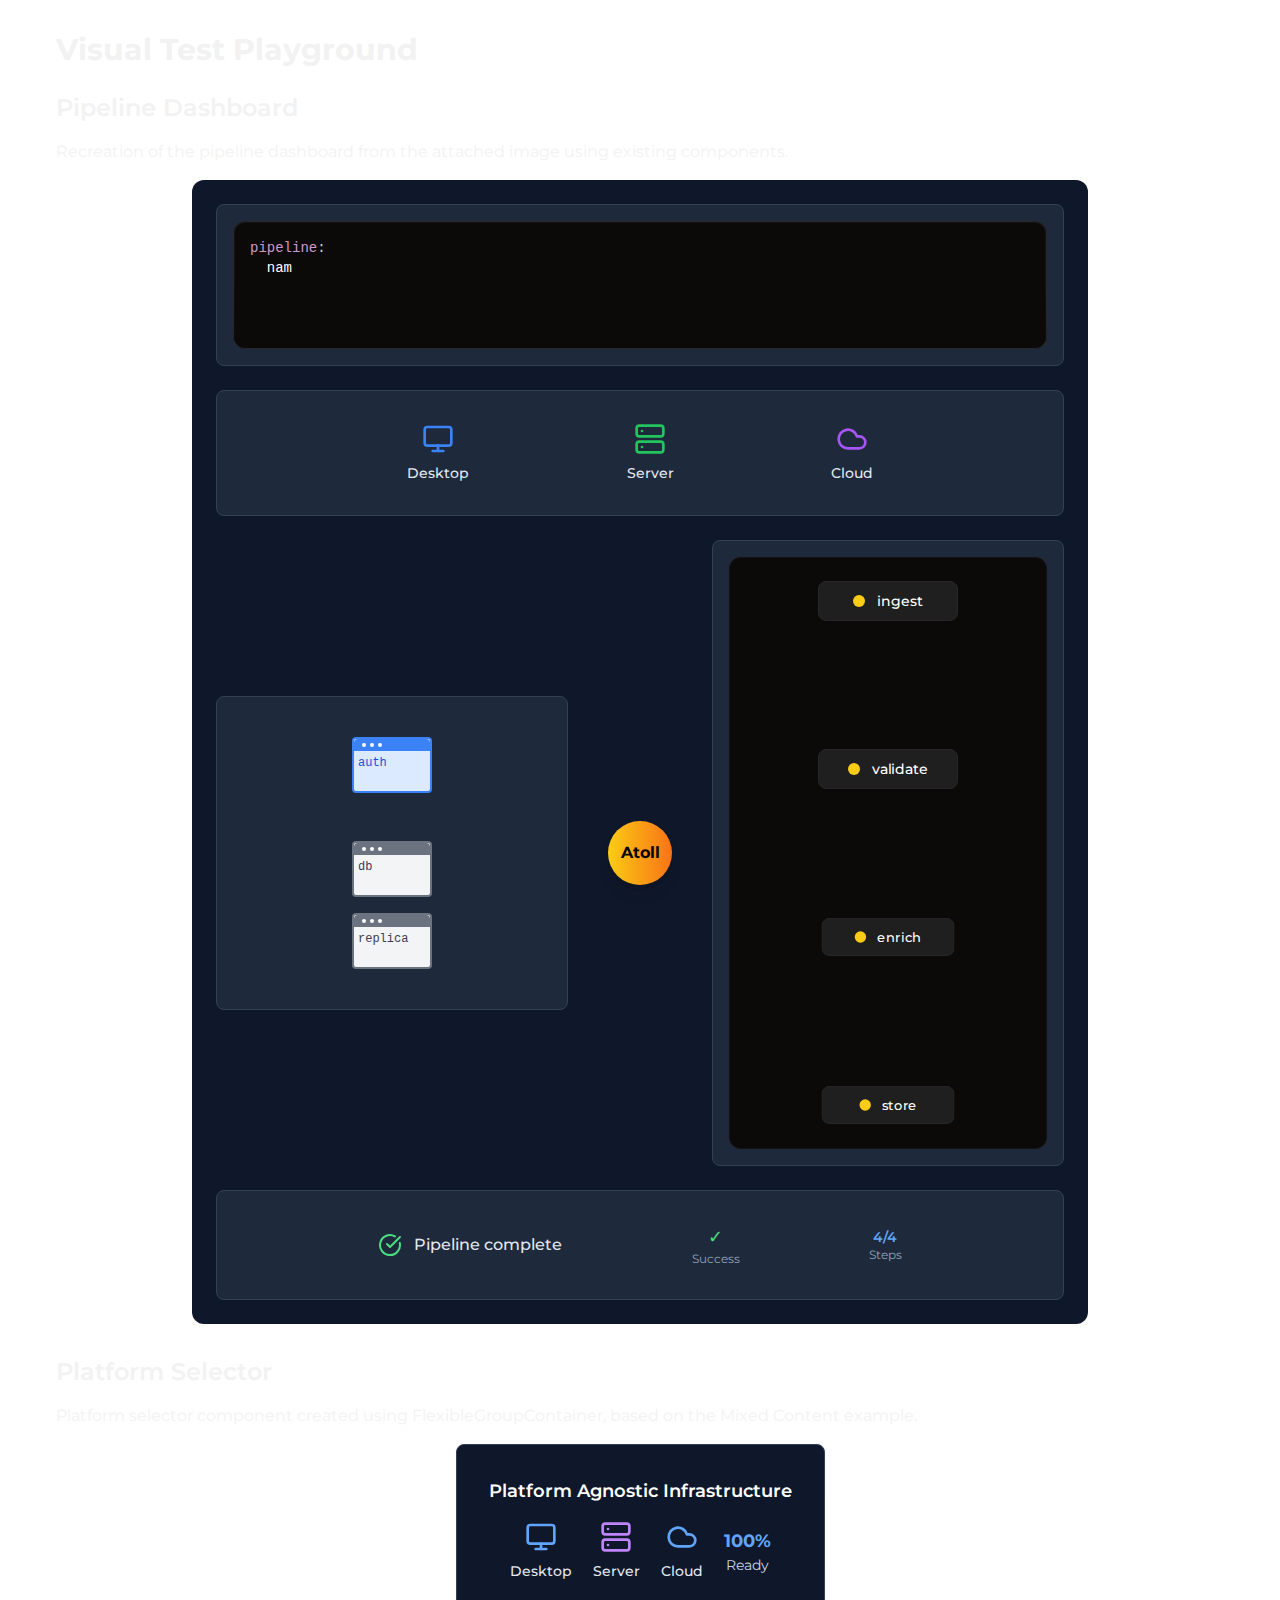
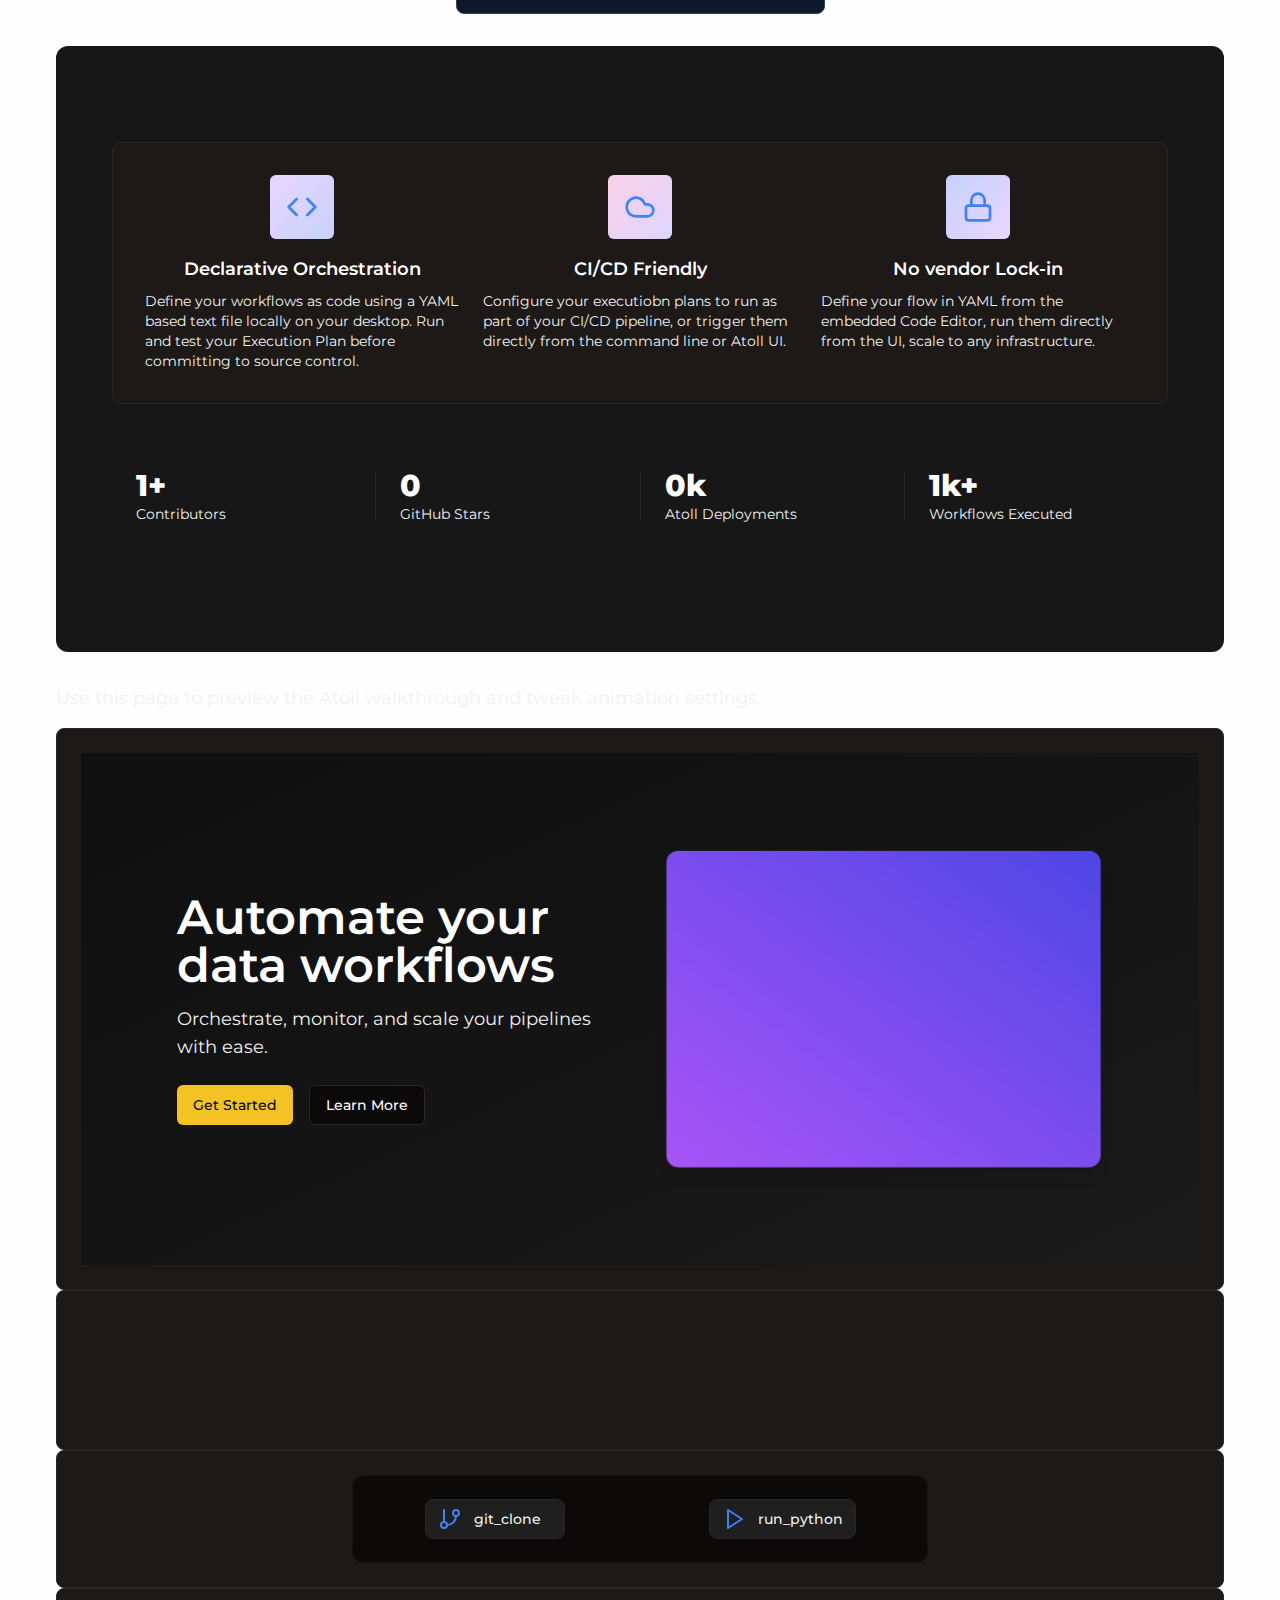
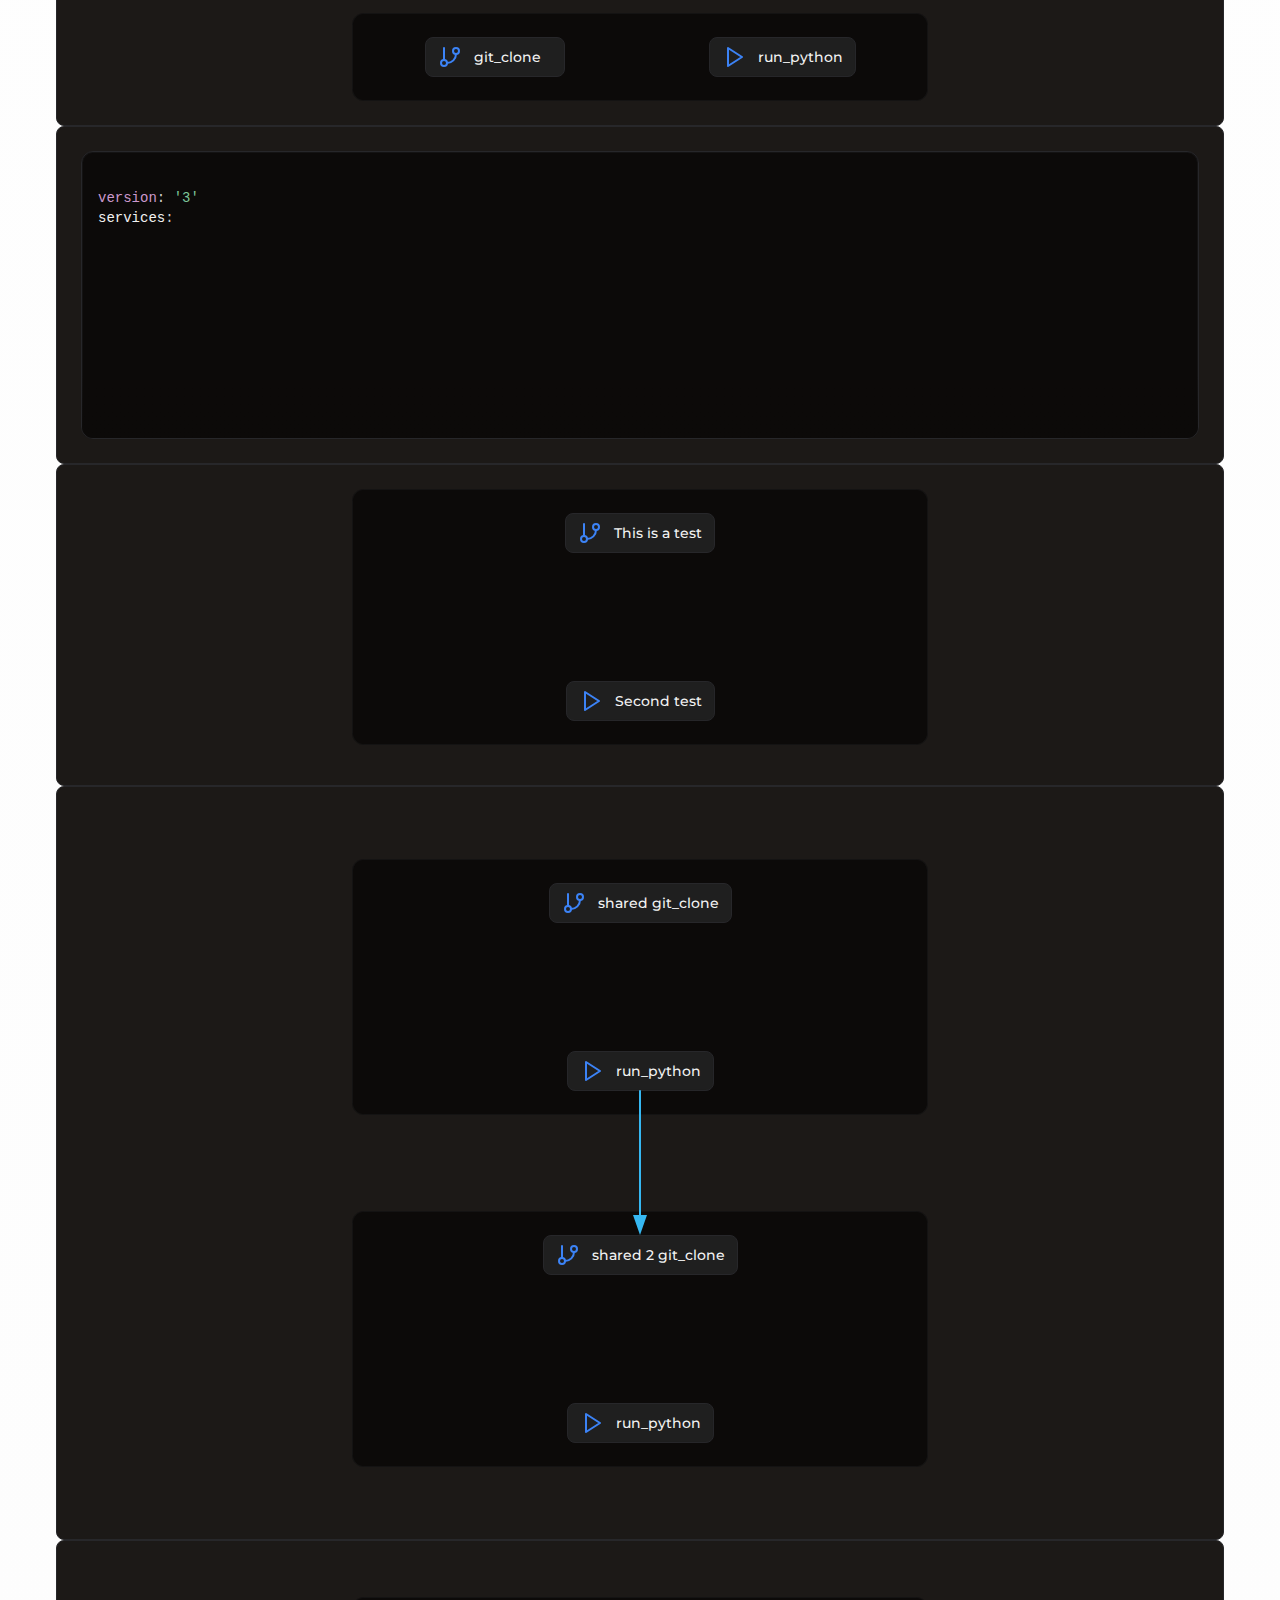
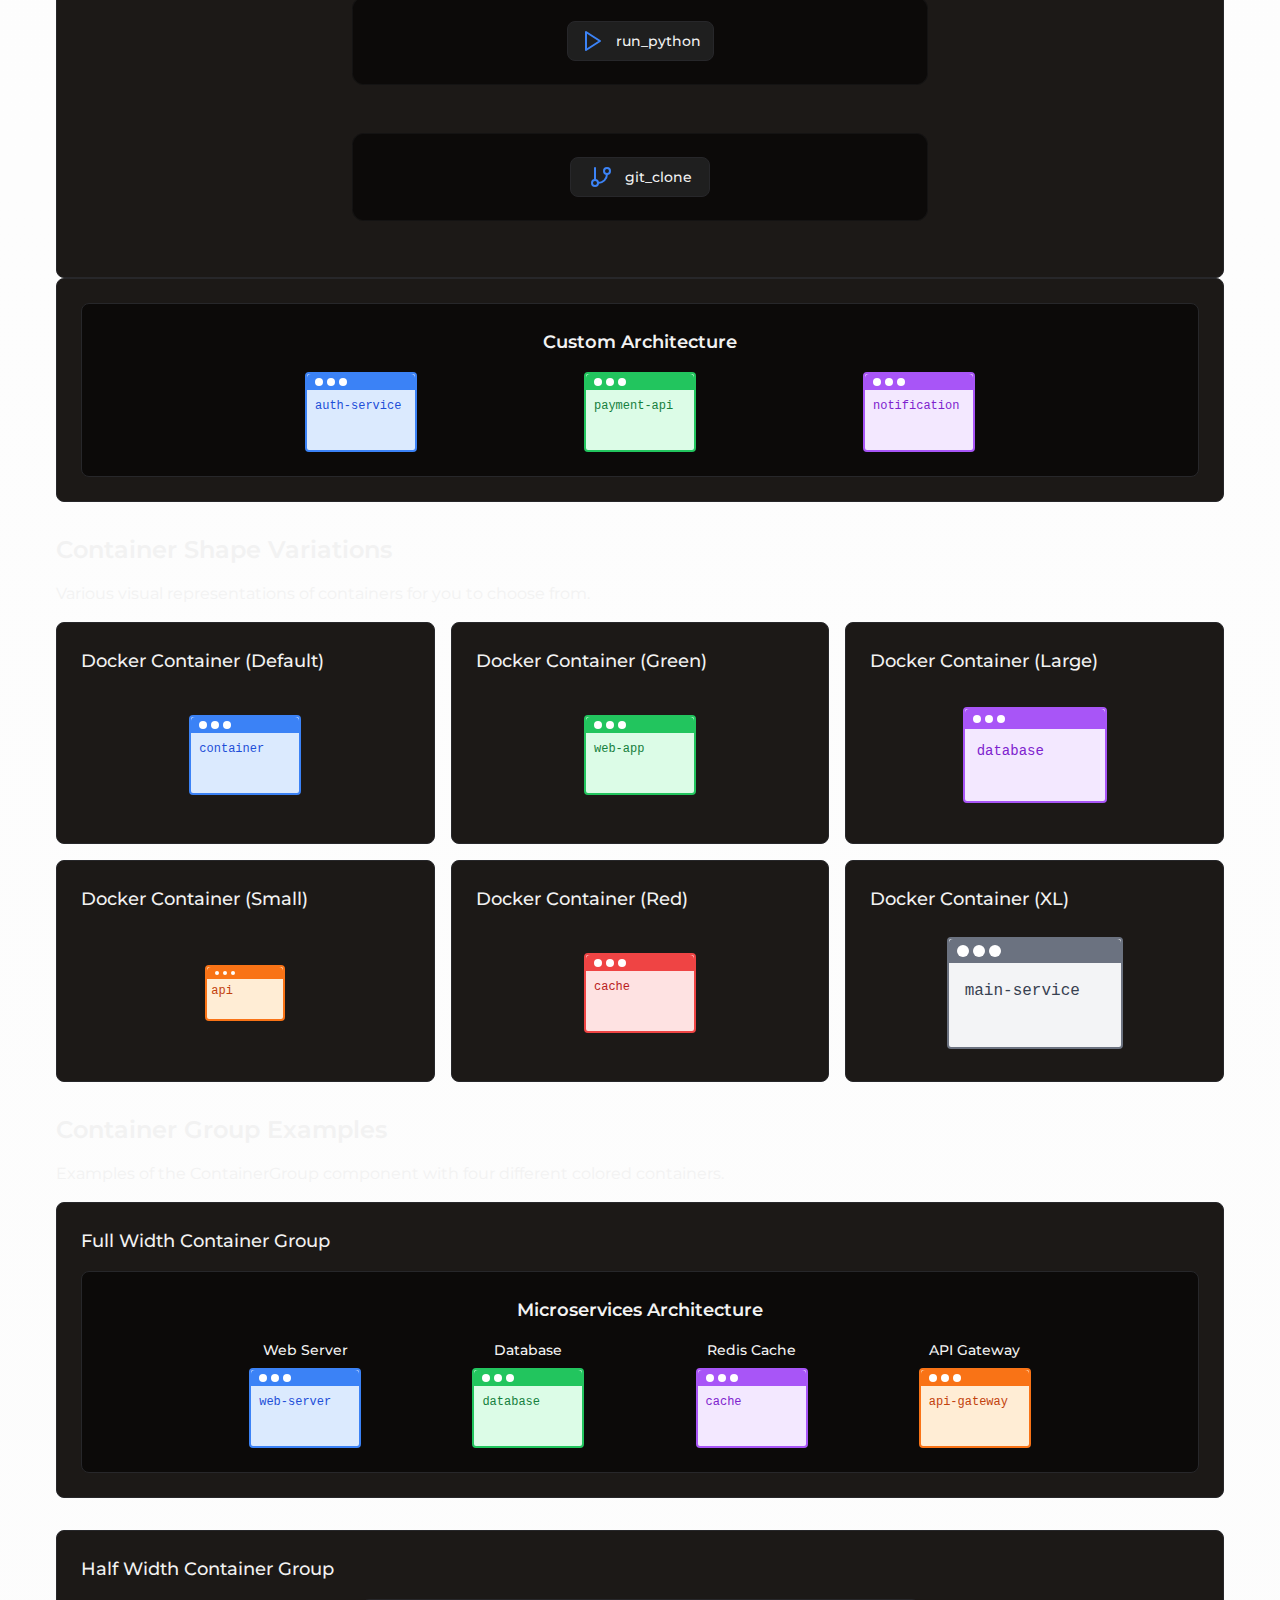
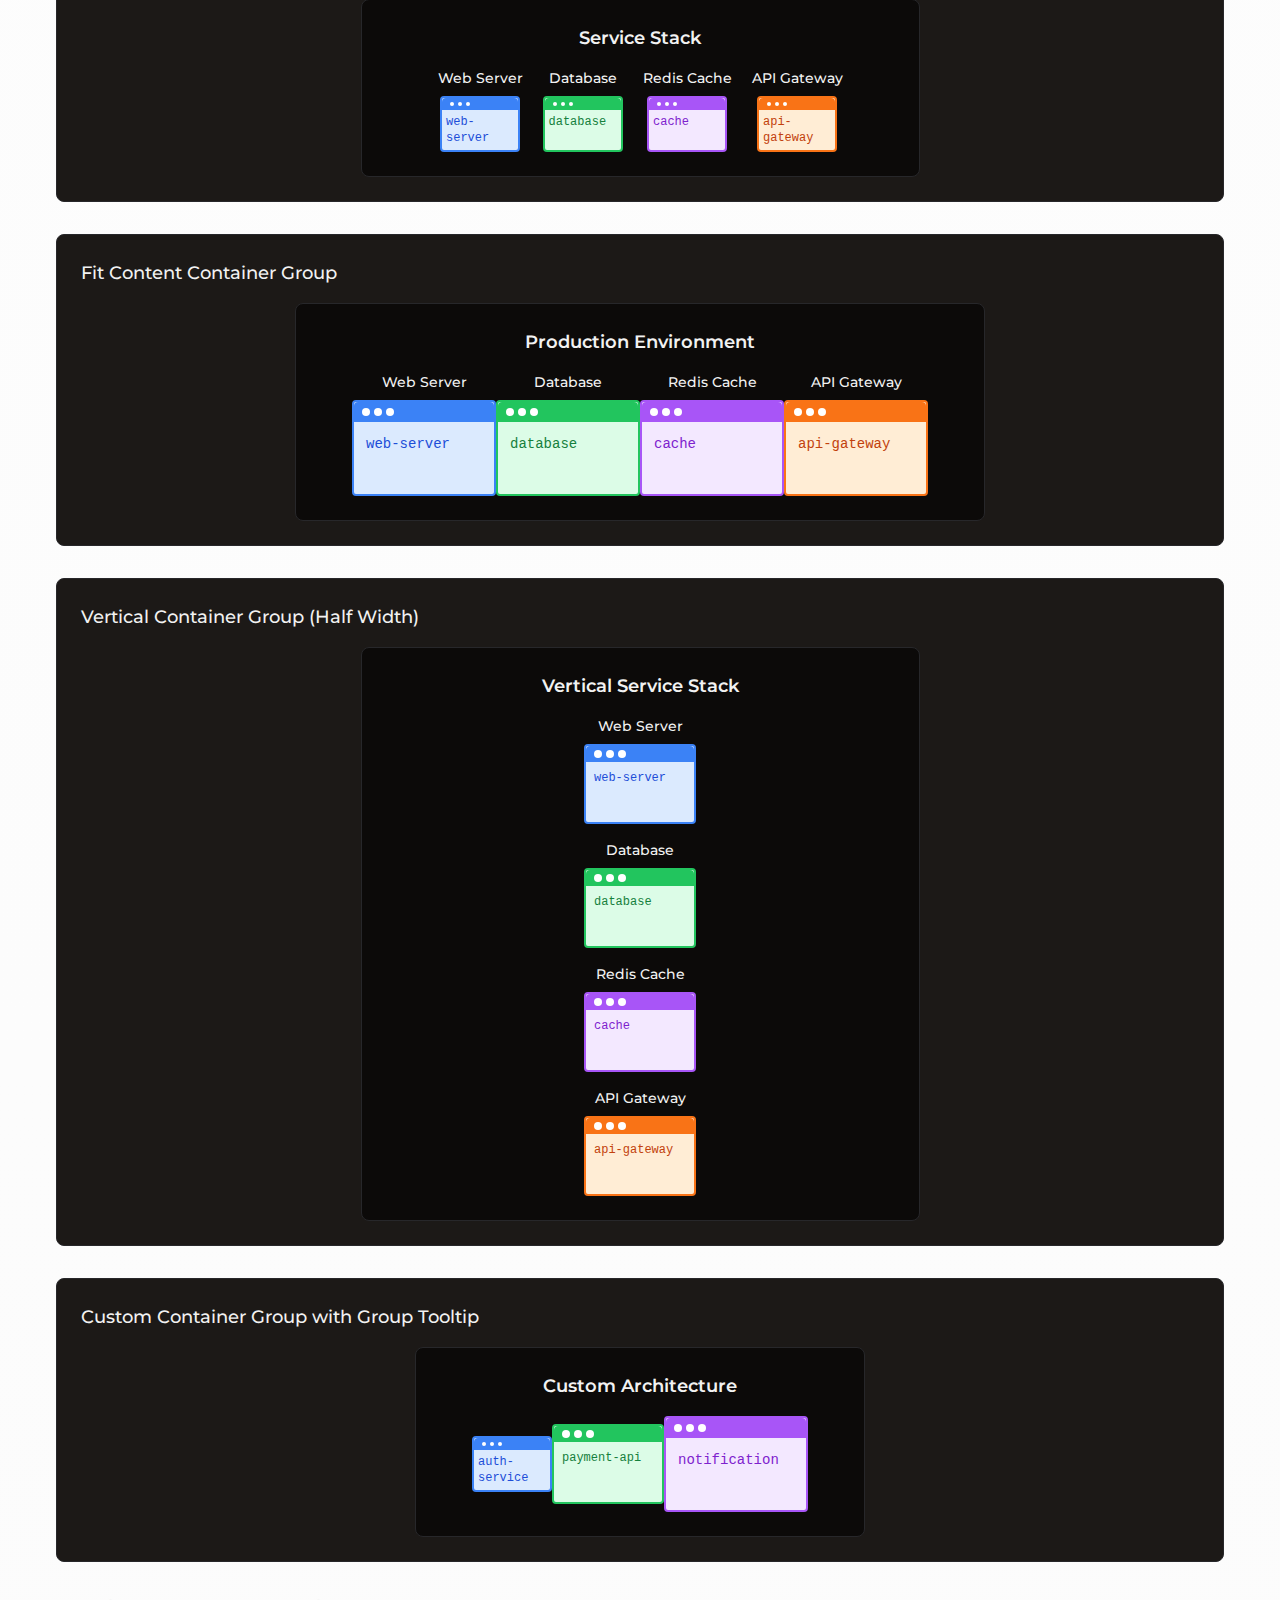
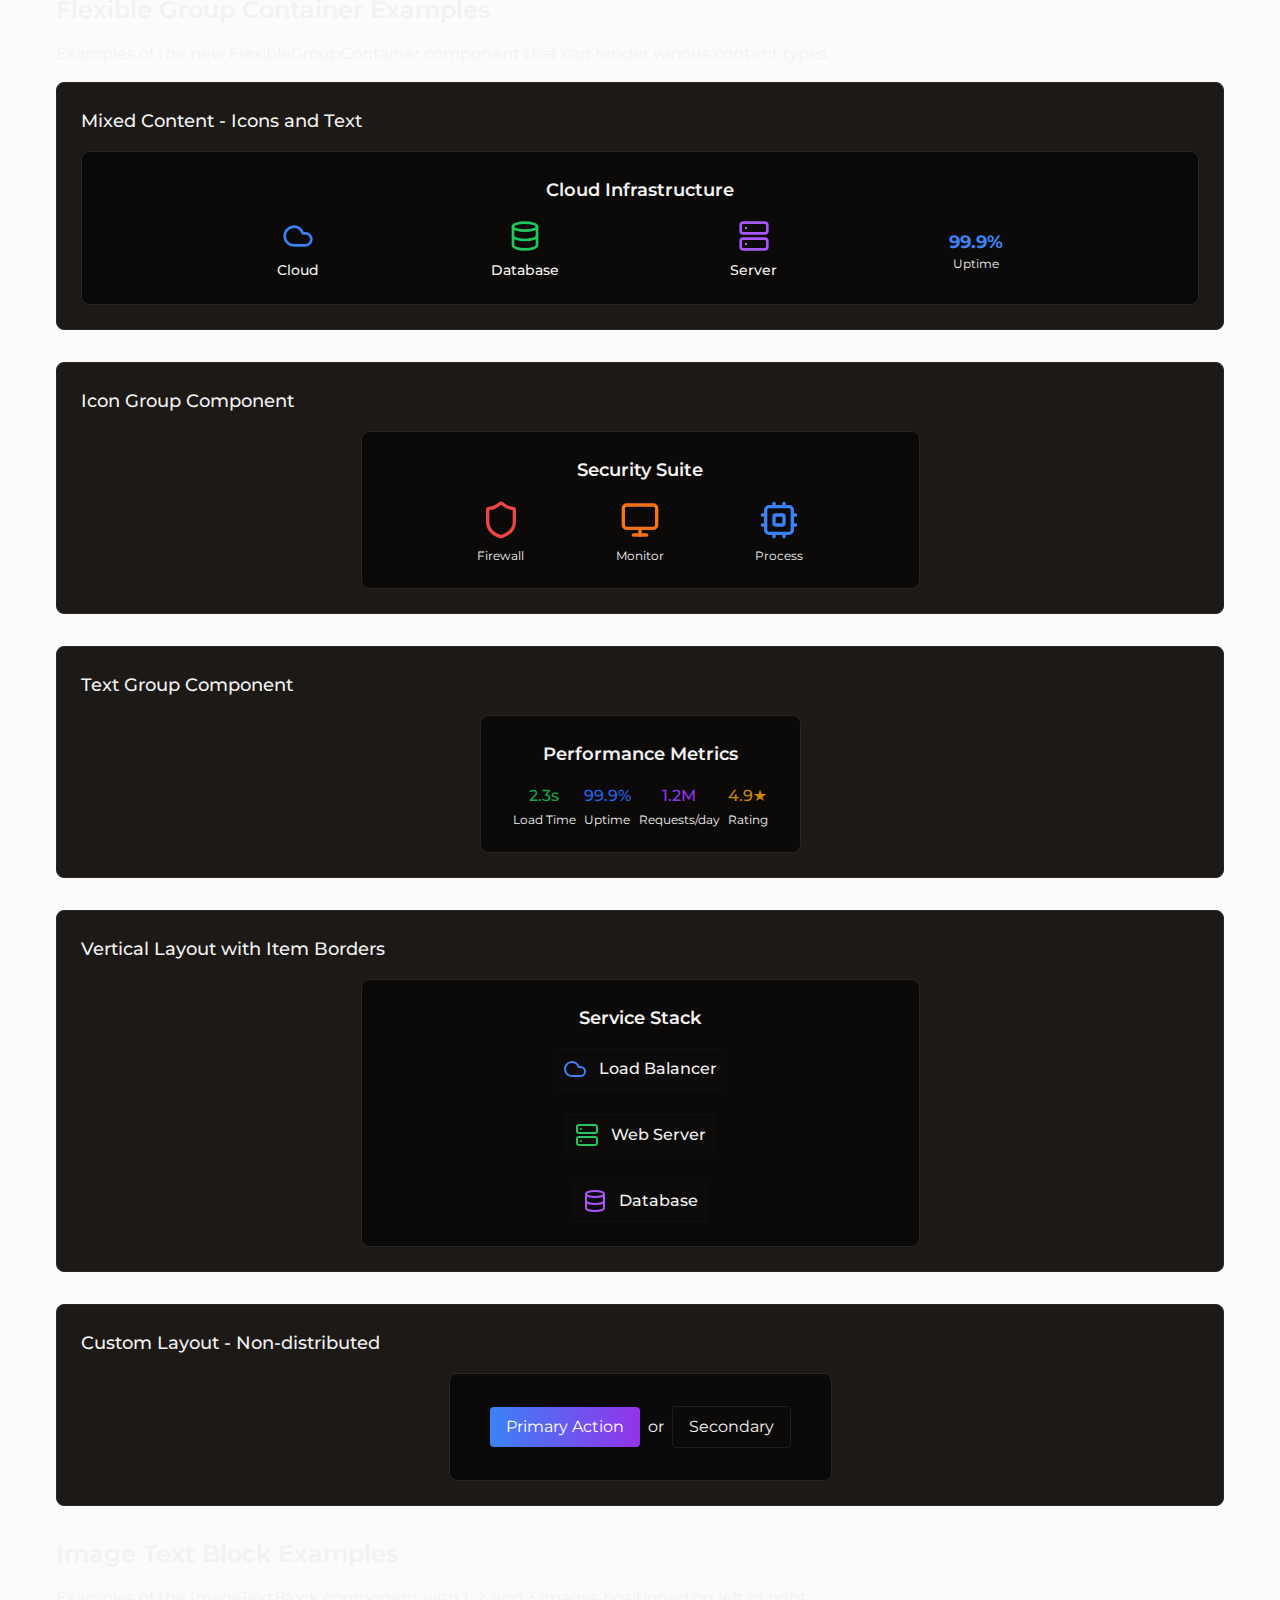
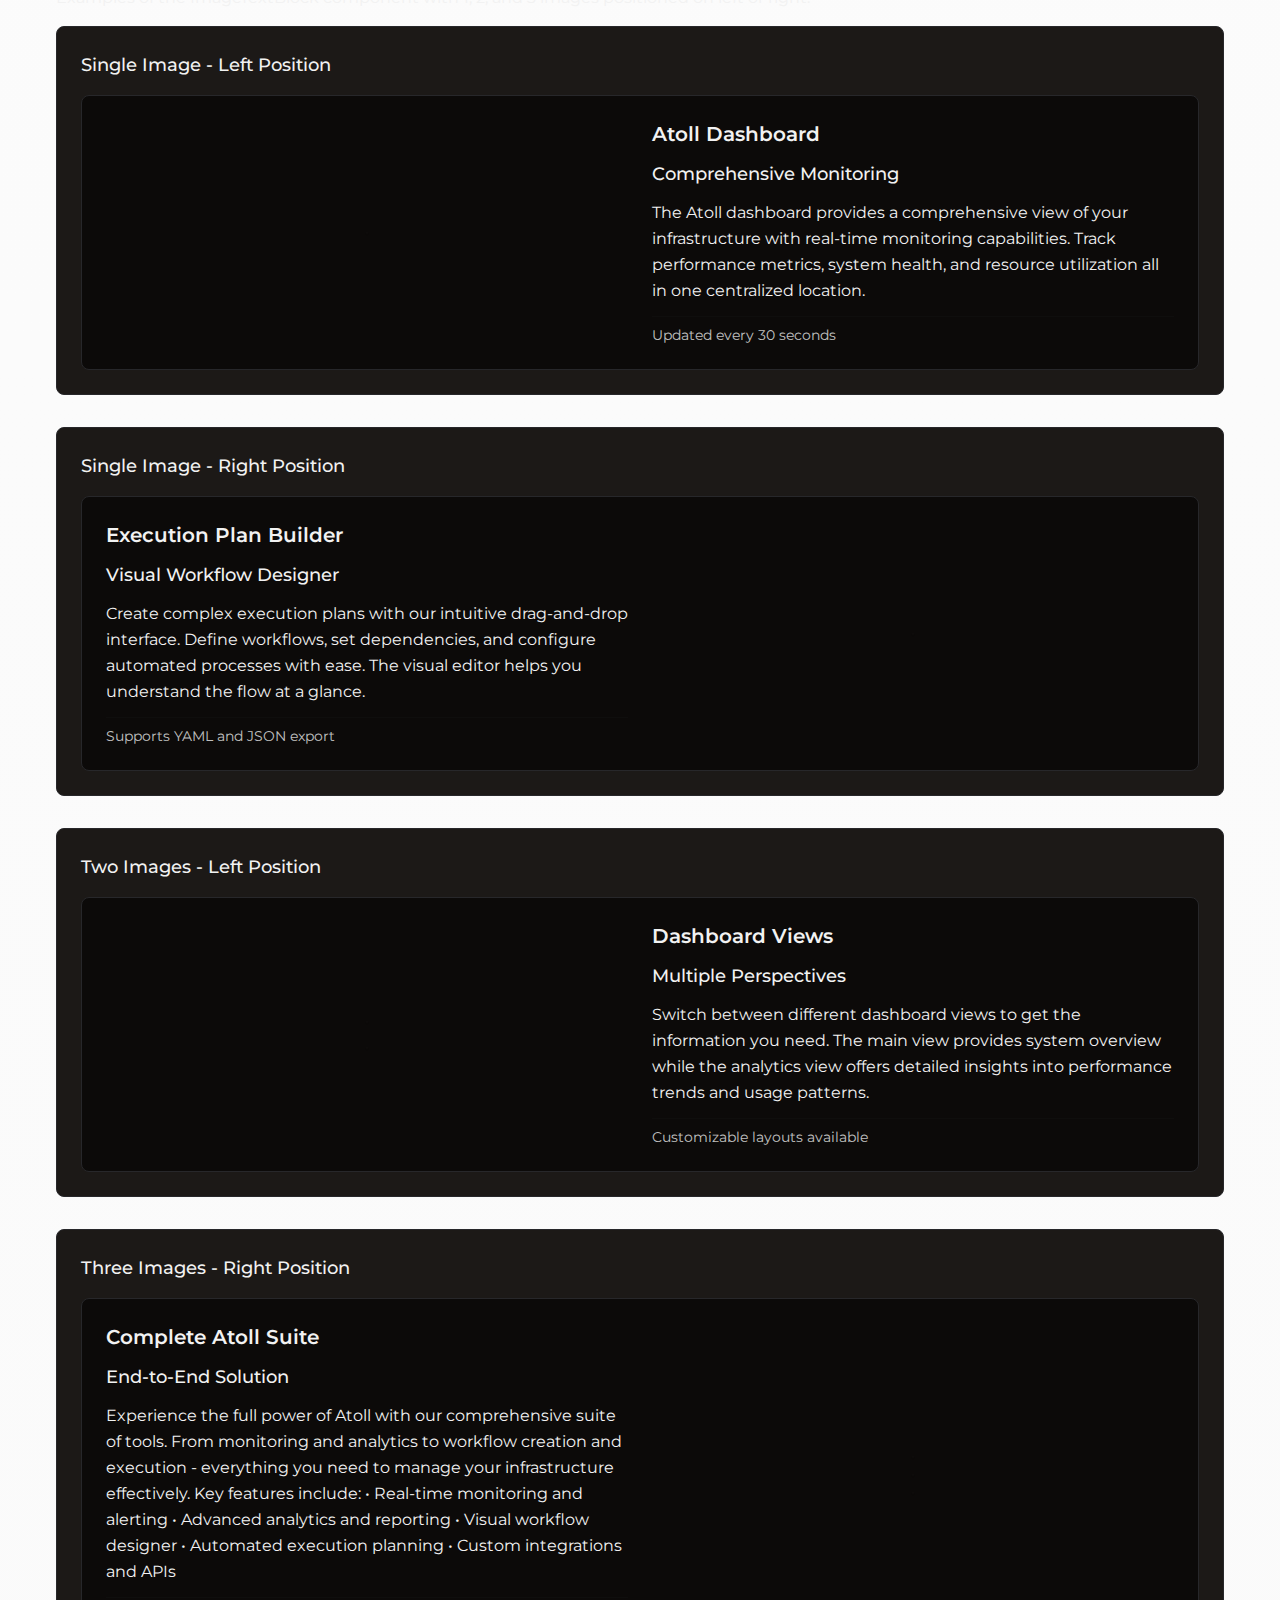
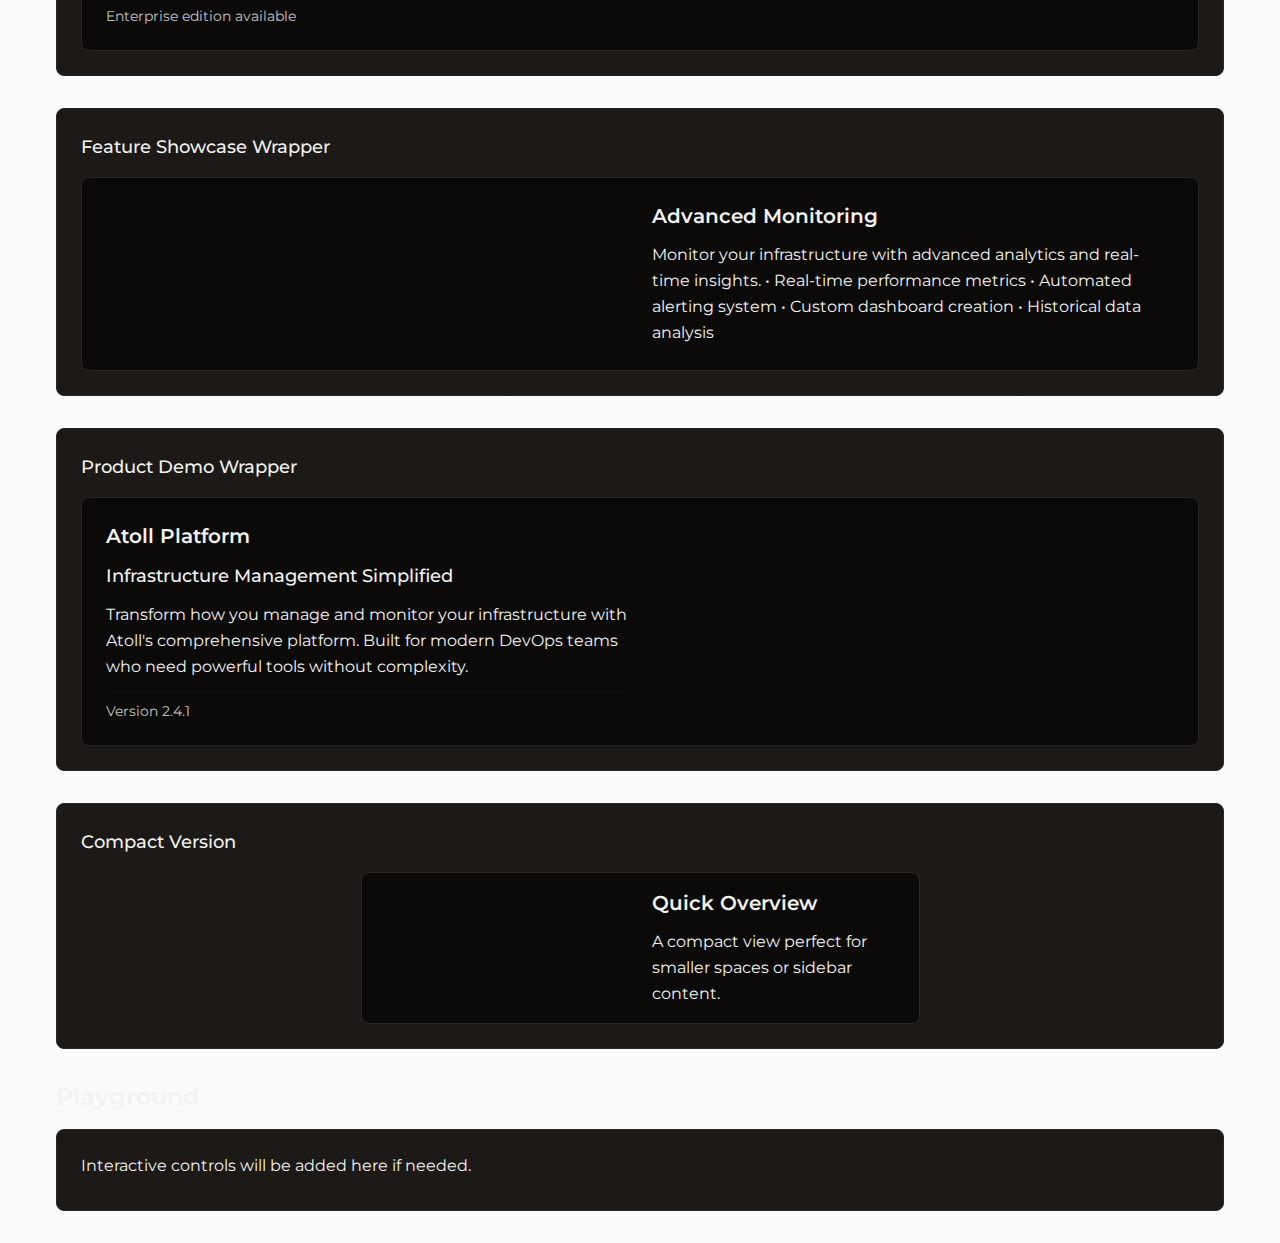
<file: visual-test.html>
<!DOCTYPE html><html lang="en"><head><meta charSet="utf-8"/><meta name="viewport" content="width=device-width, initial-scale=1"/><link rel="stylesheet" href="/_next/static/css/b655631132b4445e.css" data-precedence="next"/><link rel="stylesheet" href="/_next/static/css/c95096fc0885ed51.css" data-precedence="next"/><link rel="preload" as="script" fetchPriority="low" href="/_next/static/chunks/webpack-d6c37491d18f5152.js"/><script src="/_next/static/chunks/fd9d1056-ad15f396ddf9b7e5.js" async=""></script><script src="/_next/static/chunks/117-d5793c8e79de5511.js" async=""></script><script src="/_next/static/chunks/main-app-9d623f7da6e15412.js" async=""></script><script src="/_next/static/chunks/780-a619b4df33ba3551.js" async=""></script><script src="/_next/static/chunks/812-a7e25f0282dad051.js" async=""></script><script src="/_next/static/chunks/170-aa39b270fa97ec4e.js" async=""></script><script src="/_next/static/chunks/app/visual-test/page-16a9b3247c9a8649.js" async=""></script><script src="/_next/static/chunks/app/layout-dc0686b4c52671ae.js" async=""></script><title>Visual Test - Atoll</title><meta name="description" content="A playground page for testing visual components and animations"/><meta property="og:title" content="Atoll — Landing for React"/><meta property="og:description" content="Atoll — Build your React landing page effortlessly"/><meta property="og:image" content="http://localhost:3000/atoll_ident_logo.png"/><meta property="og:image:alt" content="Atoll logo"/><meta property="og:image:width" content="1200"/><meta property="og:image:height" content="630"/><meta property="og:type" content="website"/><meta name="twitter:card" content="summary_large_image"/><meta name="twitter:title" content="Atoll — Landing for React"/><meta name="twitter:description" content="Atoll — Build your React landing page effortlessly"/><meta name="twitter:image" content="http://localhost:3000/atoll_ident_logo.png"/><link rel="shortcut icon" href="/icons/atoll-icon-32x32.png"/><link rel="icon" href="/icons/atoll-icon-16x16.png" sizes="16x16" type="image/png"/><link rel="icon" href="/icons/atoll-icon-32x32.png" sizes="32x32" type="image/png"/><link rel="icon" href="/icons/atoll-icon-48x48.png" sizes="48x48" type="image/png"/><link rel="apple-touch-icon" href="/icons/atoll-icon-256x256.png"/><script src="/_next/static/chunks/polyfills-42372ed130431b0a.js" noModule=""></script></head><body><!--$!--><template data-dgst="BAILOUT_TO_CLIENT_SIDE_RENDERING"></template><!--/$--><script src="/_next/static/chunks/webpack-d6c37491d18f5152.js" async=""></script><script>(self.__next_f=self.__next_f||[]).push([0]);self.__next_f.push([2,null])</script><script>self.__next_f.push([1,"1:HL[\"/_next/static/css/b655631132b4445e.css\",\"style\"]\n2:HL[\"/_next/static/css/c95096fc0885ed51.css\",\"style\"]\n"])</script><script>self.__next_f.push([1,"3:I[2846,[],\"\"]\n5:\"$Sreact.suspense\"\n6:I[1523,[\"780\",\"static/chunks/780-a619b4df33ba3551.js\",\"812\",\"static/chunks/812-a7e25f0282dad051.js\",\"170\",\"static/chunks/170-aa39b270fa97ec4e.js\",\"157\",\"static/chunks/app/visual-test/page-16a9b3247c9a8649.js\"],\"BailoutToCSR\"]\n7:I[6823,[\"780\",\"static/chunks/780-a619b4df33ba3551.js\",\"812\",\"static/chunks/812-a7e25f0282dad051.js\",\"170\",\"static/chunks/170-aa39b270fa97ec4e.js\",\"157\",\"static/chunks/app/visual-test/page-16a9b3247c9a8649.js\"],\"default\"]\n8:I[4707,[],\"\"]\n9:I[6423,[],\"\"]\na:I[4357,[\"185\",\"static/chunks/app/layout-dc0686b4c52671ae.js\"],\"default\"]\nc:I[1060,[],\"\"]\nd:[]\n"])</script><script>self.__next_f.push([1,"0:[\"$\",\"$L3\",null,{\"buildId\":\"KNUU8Uwvt_7vM0HFyebyT\",\"assetPrefix\":\"\",\"urlParts\":[\"\",\"visual-test\"],\"initialTree\":[\"\",{\"children\":[\"visual-test\",{\"children\":[\"__PAGE__\",{}]}]},\"$undefined\",\"$undefined\",true],\"initialSeedData\":[\"\",{\"children\":[\"visual-test\",{\"children\":[\"__PAGE__\",{},[[\"$L4\",[\"$\",\"$5\",null,{\"fallback\":null,\"children\":[\"$\",\"$L6\",null,{\"reason\":\"next/dynamic\",\"children\":[\"$\",\"$L7\",null,{}]}]}],[[\"$\",\"link\",\"0\",{\"rel\":\"stylesheet\",\"href\":\"/_next/static/css/c95096fc0885ed51.css\",\"precedence\":\"next\",\"crossOrigin\":\"$undefined\"}]]],null],null]},[null,[\"$\",\"$L8\",null,{\"parallelRouterKey\":\"children\",\"segmentPath\":[\"children\",\"visual-test\",\"children\"],\"error\":\"$undefined\",\"errorStyles\":\"$undefined\",\"errorScripts\":\"$undefined\",\"template\":[\"$\",\"$L9\",null,{}],\"templateStyles\":\"$undefined\",\"templateScripts\":\"$undefined\",\"notFound\":\"$undefined\",\"notFoundStyles\":\"$undefined\"}]],null]},[[[[\"$\",\"link\",\"0\",{\"rel\":\"stylesheet\",\"href\":\"/_next/static/css/b655631132b4445e.css\",\"precedence\":\"next\",\"crossOrigin\":\"$undefined\"}]],[\"$\",\"html\",null,{\"lang\":\"en\",\"children\":[\"$\",\"body\",null,{\"children\":[\"$\",\"$La\",null,{\"children\":[\"$\",\"$L8\",null,{\"parallelRouterKey\":\"children\",\"segmentPath\":[\"children\"],\"error\":\"$undefined\",\"errorStyles\":\"$undefined\",\"errorScripts\":\"$undefined\",\"template\":[\"$\",\"$L9\",null,{}],\"templateStyles\":\"$undefined\",\"templateScripts\":\"$undefined\",\"notFound\":[[\"$\",\"title\",null,{\"children\":\"404: This page could not be found.\"}],[\"$\",\"div\",null,{\"style\":{\"fontFamily\":\"system-ui,\\\"Segoe UI\\\",Roboto,Helvetica,Arial,sans-serif,\\\"Apple Color Emoji\\\",\\\"Segoe UI Emoji\\\"\",\"height\":\"100vh\",\"textAlign\":\"center\",\"display\":\"flex\",\"flexDirection\":\"column\",\"alignItems\":\"center\",\"justifyContent\":\"center\"},\"children\":[\"$\",\"div\",null,{\"children\":[[\"$\",\"style\",null,{\"dangerouslySetInnerHTML\":{\"__html\":\"body{color:#000;background:#fff;margin:0}.next-error-h1{border-right:1px solid rgba(0,0,0,.3)}@media (prefers-color-scheme:dark){body{color:#fff;background:#000}.next-error-h1{border-right:1px solid rgba(255,255,255,.3)}}\"}}],[\"$\",\"h1\",null,{\"className\":\"next-error-h1\",\"style\":{\"display\":\"inline-block\",\"margin\":\"0 20px 0 0\",\"padding\":\"0 23px 0 0\",\"fontSize\":24,\"fontWeight\":500,\"verticalAlign\":\"top\",\"lineHeight\":\"49px\"},\"children\":\"404\"}],[\"$\",\"div\",null,{\"style\":{\"display\":\"inline-block\"},\"children\":[\"$\",\"h2\",null,{\"style\":{\"fontSize\":14,\"fontWeight\":400,\"lineHeight\":\"49px\",\"margin\":0},\"children\":\"This page could not be found.\"}]}]]}]}]],\"notFoundStyles\":[]}]}]}]}]],null],null],\"couldBeIntercepted\":false,\"initialHead\":[null,\"$Lb\"],\"globalErrorComponent\":\"$c\",\"missingSlots\":\"$Wd\"}]\n"])</script><script>self.__next_f.push([1,"b:[[\"$\",\"meta\",\"0\",{\"name\":\"viewport\",\"content\":\"width=device-width, initial-scale=1\"}],[\"$\",\"meta\",\"1\",{\"charSet\":\"utf-8\"}],[\"$\",\"title\",\"2\",{\"children\":\"Visual Test - Atoll\"}],[\"$\",\"meta\",\"3\",{\"name\":\"description\",\"content\":\"A playground page for testing visual components and animations\"}],[\"$\",\"meta\",\"4\",{\"property\":\"og:title\",\"content\":\"Atoll — Landing for React\"}],[\"$\",\"meta\",\"5\",{\"property\":\"og:description\",\"content\":\"Atoll — Build your React landing page effortlessly\"}],[\"$\",\"meta\",\"6\",{\"property\":\"og:image\",\"content\":\"http://localhost:3000/atoll_ident_logo.png\"}],[\"$\",\"meta\",\"7\",{\"property\":\"og:image:alt\",\"content\":\"Atoll logo\"}],[\"$\",\"meta\",\"8\",{\"property\":\"og:image:width\",\"content\":\"1200\"}],[\"$\",\"meta\",\"9\",{\"property\":\"og:image:height\",\"content\":\"630\"}],[\"$\",\"meta\",\"10\",{\"property\":\"og:type\",\"content\":\"website\"}],[\"$\",\"meta\",\"11\",{\"name\":\"twitter:card\",\"content\":\"summary_large_image\"}],[\"$\",\"meta\",\"12\",{\"name\":\"twitter:title\",\"content\":\"Atoll — Landing for React\"}],[\"$\",\"meta\",\"13\",{\"name\":\"twitter:description\",\"content\":\"Atoll — Build your React landing page effortlessly\"}],[\"$\",\"meta\",\"14\",{\"name\":\"twitter:image\",\"content\":\"http://localhost:3000/atoll_ident_logo.png\"}],[\"$\",\"link\",\"15\",{\"rel\":\"shortcut icon\",\"href\":\"/icons/atoll-icon-32x32.png\"}],[\"$\",\"link\",\"16\",{\"rel\":\"icon\",\"href\":\"/icons/atoll-icon-16x16.png\",\"sizes\":\"16x16\",\"type\":\"image/png\"}],[\"$\",\"link\",\"17\",{\"rel\":\"icon\",\"href\":\"/icons/atoll-icon-32x32.png\",\"sizes\":\"32x32\",\"type\":\"image/png\"}],[\"$\",\"link\",\"18\",{\"rel\":\"icon\",\"href\":\"/icons/atoll-icon-48x48.png\",\"sizes\":\"48x48\",\"type\":\"image/png\"}],[\"$\",\"link\",\"19\",{\"rel\":\"apple-touch-icon\",\"href\":\"/icons/atoll-icon-256x256.png\"}]]\n4:null\n"])</script></body></html>
</file>
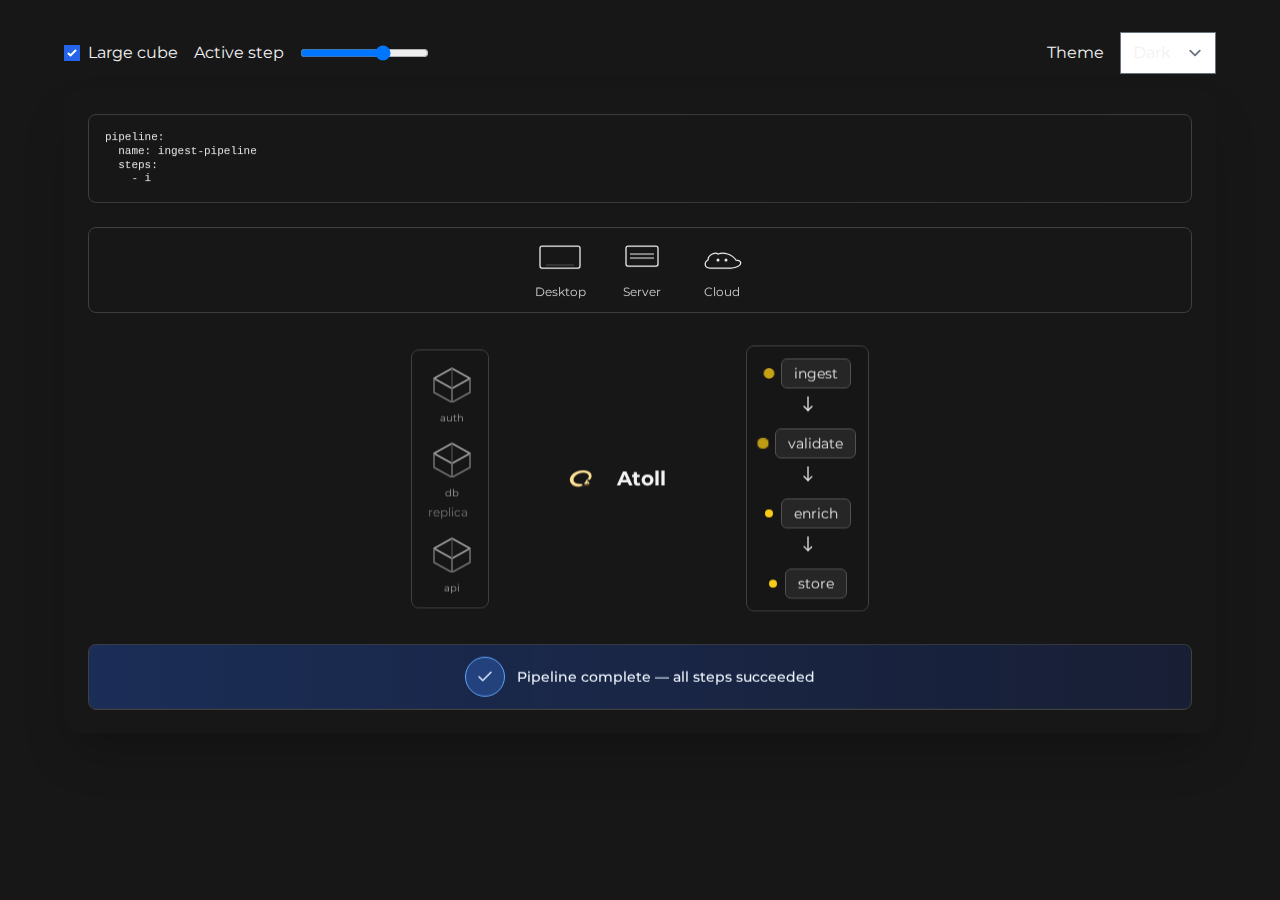
<file: dev/atoll-walkthrough.html>
<!DOCTYPE html><html lang="en"><head><meta charSet="utf-8"/><meta name="viewport" content="width=device-width, initial-scale=1"/><link rel="preload" as="image" href="/icons/atoll-icon-48x48.png"/><link rel="stylesheet" href="/_next/static/css/b655631132b4445e.css" data-precedence="next"/><link rel="preload" as="script" fetchPriority="low" href="/_next/static/chunks/webpack-d6c37491d18f5152.js"/><script src="/_next/static/chunks/fd9d1056-ad15f396ddf9b7e5.js" async=""></script><script src="/_next/static/chunks/117-d5793c8e79de5511.js" async=""></script><script src="/_next/static/chunks/main-app-9d623f7da6e15412.js" async=""></script><script src="/_next/static/chunks/780-a619b4df33ba3551.js" async=""></script><script src="/_next/static/chunks/129-1a4056a65f16ec5f.js" async=""></script><script src="/_next/static/chunks/app/dev/atoll-walkthrough/page-ac3672ad4a0159f7.js" async=""></script><script src="/_next/static/chunks/app/layout-dc0686b4c52671ae.js" async=""></script><title>Atoll Walkthrough Preview</title><meta name="description" content="Atoll — Create and manage container-based workflows with ease, then execute at scale"/><meta property="og:title" content="Atoll — Landing for React"/><meta property="og:description" content="Atoll — Build your React landing page effortlessly"/><meta property="og:image" content="http://localhost:3000/atoll_ident_logo.png"/><meta property="og:image:alt" content="Atoll logo"/><meta property="og:image:width" content="1200"/><meta property="og:image:height" content="630"/><meta property="og:type" content="website"/><meta name="twitter:card" content="summary_large_image"/><meta name="twitter:title" content="Atoll — Landing for React"/><meta name="twitter:description" content="Atoll — Build your React landing page effortlessly"/><meta name="twitter:image" content="http://localhost:3000/atoll_ident_logo.png"/><link rel="shortcut icon" href="/icons/atoll-icon-32x32.png"/><link rel="icon" href="/icons/atoll-icon-16x16.png" sizes="16x16" type="image/png"/><link rel="icon" href="/icons/atoll-icon-32x32.png" sizes="32x32" type="image/png"/><link rel="icon" href="/icons/atoll-icon-48x48.png" sizes="48x48" type="image/png"/><link rel="apple-touch-icon" href="/icons/atoll-icon-256x256.png"/><script src="/_next/static/chunks/polyfills-42372ed130431b0a.js" noModule=""></script></head><body><main><div class="bg-neutral-900 min-h-screen p-8"><div class="max-w-6xl mx-auto"><div class="mb-4 flex items-center gap-4"><label class="flex items-center gap-2"><input type="checkbox" checked=""/>Large cube</label><label class="flex items-center gap-2">Active step<input type="range" min="0" max="3" class="ml-2" value="2"/></label><label class="flex items-center gap-2 ml-auto">Theme<select class="ml-2"><option value="dark" selected="">Dark</option><option value="light">Light</option></select></label></div><div class="p-6 rounded-2xl mx-auto shadow-2xl max-w-6xl" style="opacity:0;transform:translateY(8px) translateZ(0)"><div class="cursor-pointer mb-6 will-change-transform will-change-shadow" tabindex="0" style="opacity:0;transform:translateY(6px) translateZ(0)"><div class="p-2 rounded-lg border border-neutral-700 bg-neutral-900/30 mb-3"><pre class="m-0 p-2 bg-transparent text-[11px] leading-tight font-mono text-neutral-200 overflow-x-auto max-h-[120px]"><span class="whitespace-pre font-mono"></span></pre></div></div><div class="cursor-pointer mb-8 will-change-transform will-change-shadow" tabindex="0" style="opacity:0;transform:translateY(6px) translateZ(0)"><div class="p-3 rounded-lg border border-neutral-700 bg-neutral-900/30 mt-4"><div class="flex items-center justify-center gap-8"><div class="flex flex-col items-center gap-2"><svg width="48" height="36" viewBox="0 0 48 36" fill="none" xmlns="http://www.w3.org/2000/svg"><rect x="4" y="6" width="40" height="22" rx="2" stroke="currentColor" stroke-width="1.25" fill="none"></rect><rect x="10" y="24" width="28" height="2" fill="currentColor" class="text-neutral-600/50"></rect></svg><div class="text-xs text-neutral-300">Desktop</div></div><div class="flex flex-col items-center gap-2"><svg width="48" height="36" viewBox="0 0 48 36" fill="none" xmlns="http://www.w3.org/2000/svg"><rect x="8" y="6" width="32" height="20" rx="2" stroke="currentColor" stroke-width="1.25" fill="none"></rect><path d="M12 14 H36" stroke="currentColor" stroke-width="1"></path><path d="M12 18 H36" stroke="currentColor" stroke-width="1"></path></svg><div class="text-xs text-neutral-300">Server</div></div><div class="flex flex-col items-center gap-2"><svg width="48" height="36" viewBox="0 0 48 36" fill="none" xmlns="http://www.w3.org/2000/svg"><path d="M10 20 C10 14, 18 12, 20 14 C26 12, 34 14, 38 20 C44 20, 46 26, 34 28 H12 C6 28, 6 22, 10 20 Z" stroke="currentColor" stroke-width="1.25" fill="none"></path><circle cx="20" cy="20" r="1.5" fill="currentColor"></circle><circle cx="28" cy="20" r="1.5" fill="currentColor"></circle></svg><div class="text-xs text-neutral-300">Cloud</div></div></div></div></div><div class="flex items-center justify-center gap-8 md:gap-12 lg:gap-20 mt-8 mb-8" style="opacity:0;transform:translateY(6px) translateZ(0)"><div class="cursor-pointer will-change-transform will-change-shadow" tabindex="0" style="opacity:0;transform:translateY(6px) translateZ(0)"><div class="p-3 rounded-lg border border-neutral-700 bg-neutral-900/40"><div class="flex flex-col items-stretch gap-3"><div class="flex items-center gap-3 pl-1"><div class="flex flex-col items-center gap-2"><svg width="48" height="40" viewBox="0 0 48 40" fill="none" xmlns="http://www.w3.org/2000/svg"><g stroke="currentColor" stroke-width="1.5" fill="none" stroke-linejoin="round"><path d="M6 16 L24 6 L42 16 L24 26 Z" class="text-neutral-400"></path><path d="M6 16 L6 30 L24 40 L24 26" class="text-neutral-500"></path><path d="M42 16 L42 30 L24 40" class="text-neutral-500"></path><path d="M24 6 L24 26" class="text-neutral-600/80"></path></g></svg><div class="text-[10px] text-neutral-400">auth</div></div></div><div class="flex items-center gap-3 pl-1"><div class="flex flex-col items-start"><div class="flex flex-col items-center gap-2"><svg width="48" height="40" viewBox="0 0 48 40" fill="none" xmlns="http://www.w3.org/2000/svg"><g stroke="currentColor" stroke-width="1.5" fill="none" stroke-linejoin="round"><path d="M6 16 L24 6 L42 16 L24 26 Z" class="text-neutral-400"></path><path d="M6 16 L6 30 L24 40 L24 26" class="text-neutral-500"></path><path d="M42 16 L42 30 L24 40" class="text-neutral-500"></path><path d="M24 6 L24 26" class="text-neutral-600/80"></path></g></svg><div class="text-[10px] text-neutral-400">db</div></div><div class="mt-1 text-xs text-neutral-500">replica</div></div></div><div class="flex items-center gap-3 pl-1"><div class="flex flex-col items-center gap-2"><svg width="48" height="40" viewBox="0 0 48 40" fill="none" xmlns="http://www.w3.org/2000/svg"><g stroke="currentColor" stroke-width="1.5" fill="none" stroke-linejoin="round"><path d="M6 16 L24 6 L42 16 L24 26 Z" class="text-neutral-400"></path><path d="M6 16 L6 30 L24 40 L24 26" class="text-neutral-500"></path><path d="M42 16 L42 30 L24 40" class="text-neutral-500"></path><path d="M24 6 L24 26" class="text-neutral-600/80"></path></g></svg><div class="text-[10px] text-neutral-400">api</div></div></div></div></div></div><footer class="flex items-center gap-2 cursor-pointer will-change-transform will-change-shadow" tabindex="0" style="opacity:0;transform:translateY(6px) translateZ(0)"><img src="/icons/atoll-icon-48x48.png" width="24" height="24" class="block ring-atoll-gold/30" alt="Atoll logo"/><span class="text-xl font-bold ml-4">Atoll</span></footer><div class="cursor-pointer will-change-transform will-change-shadow" tabindex="0" style="opacity:0;transform:translateY(6px) translateZ(0)"><div class="p-3 rounded-lg border border-neutral-700 bg-neutral-900/40" style="opacity:0;transform:translateY(8px) translateZ(0)"><div class="flex flex-col items-center gap-3"><div class="flex flex-col items-center gap-2" style="opacity:0;transform:translateY(6px) translateZ(0)"><div class="flex items-center gap-2"><span aria-hidden="true" class="inline-block w-2 h-2 rounded-full bg-yellow-400"></span><div class="px-3 py-1 rounded-md bg-neutral-800 border border-neutral-600 text-sm text-neutral-200">ingest</div></div><svg width="12" height="20" viewBox="0 0 12 20" fill="none" xmlns="http://www.w3.org/2000/svg"><path d="M6 0 V14" stroke="currentColor" stroke-width="1.25" stroke-linecap="round" opacity="0.6" pathLength="1" stroke-dashoffset="0px" stroke-dasharray="0px 1px"></path><path d="M2 10 L6 14 L10 10" stroke="currentColor" stroke-width="1.25" stroke-linecap="round" stroke-linejoin="round" opacity="0.6" pathLength="1" stroke-dashoffset="0px" stroke-dasharray="0px 1px"></path></svg></div><div class="flex flex-col items-center gap-2" style="opacity:0;transform:translateY(6px) translateZ(0)"><div class="flex items-center gap-2"><span aria-hidden="true" class="inline-block w-2 h-2 rounded-full bg-yellow-400"></span><div class="px-3 py-1 rounded-md bg-neutral-800 border border-neutral-600 text-sm text-neutral-200">validate</div></div><svg width="12" height="20" viewBox="0 0 12 20" fill="none" xmlns="http://www.w3.org/2000/svg"><path d="M6 0 V14" stroke="currentColor" stroke-width="1.25" stroke-linecap="round" opacity="0.6" pathLength="1" stroke-dashoffset="0px" stroke-dasharray="0px 1px"></path><path d="M2 10 L6 14 L10 10" stroke="currentColor" stroke-width="1.25" stroke-linecap="round" stroke-linejoin="round" opacity="0.6" pathLength="1" stroke-dashoffset="0px" stroke-dasharray="0px 1px"></path></svg></div><div class="flex flex-col items-center gap-2" style="opacity:0;transform:translateY(6px) translateZ(0)"><div class="flex items-center gap-2"><span aria-hidden="true" class="inline-block w-2 h-2 rounded-full bg-yellow-400"></span><div class="px-3 py-1 rounded-md bg-neutral-800 border border-neutral-600 text-sm text-neutral-200">enrich</div></div><svg width="12" height="20" viewBox="0 0 12 20" fill="none" xmlns="http://www.w3.org/2000/svg"><path d="M6 0 V14" stroke="currentColor" stroke-width="1.25" stroke-linecap="round" opacity="0.6" pathLength="1" stroke-dashoffset="0px" stroke-dasharray="0px 1px"></path><path d="M2 10 L6 14 L10 10" stroke="currentColor" stroke-width="1.25" stroke-linecap="round" stroke-linejoin="round" opacity="0.6" pathLength="1" stroke-dashoffset="0px" stroke-dasharray="0px 1px"></path></svg></div><div class="flex flex-col items-center gap-2" style="opacity:0;transform:translateY(6px) translateZ(0)"><div class="flex items-center gap-2"><span aria-hidden="true" class="inline-block w-2 h-2 rounded-full bg-yellow-400"></span><div class="px-3 py-1 rounded-md bg-neutral-800 border border-neutral-600 text-sm text-neutral-200">store</div></div></div></div></div></div></div><div class="cursor-pointer mt-8 will-change-transform will-change-shadow" tabindex="0" style="opacity:0;transform:translateY(6px) translateZ(0)"><div class="p-3 rounded-lg border border-neutral-700 bg-gradient-to-r from-blue-600/30 to-blue-800/20 mt-6"><div class="flex items-center gap-3 justify-center"><div class="flex items-center justify-center w-10 h-10 rounded-full bg-blue-500/30 border border-blue-400 text-blue-100"><svg width="18" height="18" viewBox="0 0 24 24" fill="none" xmlns="http://www.w3.org/2000/svg"><path d="M20 6L9 17l-5-5" stroke="currentColor" stroke-width="2" stroke-linecap="round" stroke-linejoin="round"></path></svg></div><div class="text-sm font-medium text-blue-50">Pipeline complete — all steps succeeded</div></div></div></div></div></div></div></main><script src="/_next/static/chunks/webpack-d6c37491d18f5152.js" async=""></script><script>(self.__next_f=self.__next_f||[]).push([0]);self.__next_f.push([2,null])</script><script>self.__next_f.push([1,"1:HL[\"/_next/static/css/b655631132b4445e.css\",\"style\"]\n"])</script><script>self.__next_f.push([1,"2:I[2846,[],\"\"]\n4:I[4154,[\"780\",\"static/chunks/780-a619b4df33ba3551.js\",\"129\",\"static/chunks/129-1a4056a65f16ec5f.js\",\"832\",\"static/chunks/app/dev/atoll-walkthrough/page-ac3672ad4a0159f7.js\"],\"default\"]\n5:I[4707,[],\"\"]\n6:I[6423,[],\"\"]\n7:I[4357,[\"185\",\"static/chunks/app/layout-dc0686b4c52671ae.js\"],\"default\"]\n9:I[1060,[],\"\"]\na:[]\n"])</script><script>self.__next_f.push([1,"0:[\"$\",\"$L2\",null,{\"buildId\":\"KNUU8Uwvt_7vM0HFyebyT\",\"assetPrefix\":\"\",\"urlParts\":[\"\",\"dev\",\"atoll-walkthrough\"],\"initialTree\":[\"\",{\"children\":[\"dev\",{\"children\":[\"atoll-walkthrough\",{\"children\":[\"__PAGE__\",{}]}]}]},\"$undefined\",\"$undefined\",true],\"initialSeedData\":[\"\",{\"children\":[\"dev\",{\"children\":[\"atoll-walkthrough\",{\"children\":[\"__PAGE__\",{},[[\"$L3\",[\"$\",\"main\",null,{\"children\":[\"$\",\"$L4\",null,{}]}],null],null],null]},[null,[\"$\",\"$L5\",null,{\"parallelRouterKey\":\"children\",\"segmentPath\":[\"children\",\"dev\",\"children\",\"atoll-walkthrough\",\"children\"],\"error\":\"$undefined\",\"errorStyles\":\"$undefined\",\"errorScripts\":\"$undefined\",\"template\":[\"$\",\"$L6\",null,{}],\"templateStyles\":\"$undefined\",\"templateScripts\":\"$undefined\",\"notFound\":\"$undefined\",\"notFoundStyles\":\"$undefined\"}]],null]},[null,[\"$\",\"$L5\",null,{\"parallelRouterKey\":\"children\",\"segmentPath\":[\"children\",\"dev\",\"children\"],\"error\":\"$undefined\",\"errorStyles\":\"$undefined\",\"errorScripts\":\"$undefined\",\"template\":[\"$\",\"$L6\",null,{}],\"templateStyles\":\"$undefined\",\"templateScripts\":\"$undefined\",\"notFound\":\"$undefined\",\"notFoundStyles\":\"$undefined\"}]],null]},[[[[\"$\",\"link\",\"0\",{\"rel\":\"stylesheet\",\"href\":\"/_next/static/css/b655631132b4445e.css\",\"precedence\":\"next\",\"crossOrigin\":\"$undefined\"}]],[\"$\",\"html\",null,{\"lang\":\"en\",\"children\":[\"$\",\"body\",null,{\"children\":[\"$\",\"$L7\",null,{\"children\":[\"$\",\"$L5\",null,{\"parallelRouterKey\":\"children\",\"segmentPath\":[\"children\"],\"error\":\"$undefined\",\"errorStyles\":\"$undefined\",\"errorScripts\":\"$undefined\",\"template\":[\"$\",\"$L6\",null,{}],\"templateStyles\":\"$undefined\",\"templateScripts\":\"$undefined\",\"notFound\":[[\"$\",\"title\",null,{\"children\":\"404: This page could not be found.\"}],[\"$\",\"div\",null,{\"style\":{\"fontFamily\":\"system-ui,\\\"Segoe UI\\\",Roboto,Helvetica,Arial,sans-serif,\\\"Apple Color Emoji\\\",\\\"Segoe UI Emoji\\\"\",\"height\":\"100vh\",\"textAlign\":\"center\",\"display\":\"flex\",\"flexDirection\":\"column\",\"alignItems\":\"center\",\"justifyContent\":\"center\"},\"children\":[\"$\",\"div\",null,{\"children\":[[\"$\",\"style\",null,{\"dangerouslySetInnerHTML\":{\"__html\":\"body{color:#000;background:#fff;margin:0}.next-error-h1{border-right:1px solid rgba(0,0,0,.3)}@media (prefers-color-scheme:dark){body{color:#fff;background:#000}.next-error-h1{border-right:1px solid rgba(255,255,255,.3)}}\"}}],[\"$\",\"h1\",null,{\"className\":\"next-error-h1\",\"style\":{\"display\":\"inline-block\",\"margin\":\"0 20px 0 0\",\"padding\":\"0 23px 0 0\",\"fontSize\":24,\"fontWeight\":500,\"verticalAlign\":\"top\",\"lineHeight\":\"49px\"},\"children\":\"404\"}],[\"$\",\"div\",null,{\"style\":{\"display\":\"inline-block\"},\"children\":[\"$\",\"h2\",null,{\"style\":{\"fontSize\":14,\"fontWeight\":400,\"lineHeight\":\"49px\",\"margin\":0},\"children\":\"This page could not be found.\"}]}]]}]}]],\"notFoundStyles\":[]}]}]}]}]],null],null],\"couldBeIntercepted\":false,\"initialHead\":[null,\"$L8\"],\"globalErrorComponent\":\"$9\",\"missingSlots\":\"$Wa\"}]\n"])</script><script>self.__next_f.push([1,"8:[[\"$\",\"meta\",\"0\",{\"name\":\"viewport\",\"content\":\"width=device-width, initial-scale=1\"}],[\"$\",\"meta\",\"1\",{\"charSet\":\"utf-8\"}],[\"$\",\"title\",\"2\",{\"children\":\"Atoll Walkthrough Preview\"}],[\"$\",\"meta\",\"3\",{\"name\":\"description\",\"content\":\"Atoll — Create and manage container-based workflows with ease, then execute at scale\"}],[\"$\",\"meta\",\"4\",{\"property\":\"og:title\",\"content\":\"Atoll — Landing for React\"}],[\"$\",\"meta\",\"5\",{\"property\":\"og:description\",\"content\":\"Atoll — Build your React landing page effortlessly\"}],[\"$\",\"meta\",\"6\",{\"property\":\"og:image\",\"content\":\"http://localhost:3000/atoll_ident_logo.png\"}],[\"$\",\"meta\",\"7\",{\"property\":\"og:image:alt\",\"content\":\"Atoll logo\"}],[\"$\",\"meta\",\"8\",{\"property\":\"og:image:width\",\"content\":\"1200\"}],[\"$\",\"meta\",\"9\",{\"property\":\"og:image:height\",\"content\":\"630\"}],[\"$\",\"meta\",\"10\",{\"property\":\"og:type\",\"content\":\"website\"}],[\"$\",\"meta\",\"11\",{\"name\":\"twitter:card\",\"content\":\"summary_large_image\"}],[\"$\",\"meta\",\"12\",{\"name\":\"twitter:title\",\"content\":\"Atoll — Landing for React\"}],[\"$\",\"meta\",\"13\",{\"name\":\"twitter:description\",\"content\":\"Atoll — Build your React landing page effortlessly\"}],[\"$\",\"meta\",\"14\",{\"name\":\"twitter:image\",\"content\":\"http://localhost:3000/atoll_ident_logo.png\"}],[\"$\",\"link\",\"15\",{\"rel\":\"shortcut icon\",\"href\":\"/icons/atoll-icon-32x32.png\"}],[\"$\",\"link\",\"16\",{\"rel\":\"icon\",\"href\":\"/icons/atoll-icon-16x16.png\",\"sizes\":\"16x16\",\"type\":\"image/png\"}],[\"$\",\"link\",\"17\",{\"rel\":\"icon\",\"href\":\"/icons/atoll-icon-32x32.png\",\"sizes\":\"32x32\",\"type\":\"image/png\"}],[\"$\",\"link\",\"18\",{\"rel\":\"icon\",\"href\":\"/icons/atoll-icon-48x48.png\",\"sizes\":\"48x48\",\"type\":\"image/png\"}],[\"$\",\"link\",\"19\",{\"rel\":\"apple-touch-icon\",\"href\":\"/icons/atoll-icon-256x256.png\"}]]\n3:null\n"])</script></body></html>
</file>
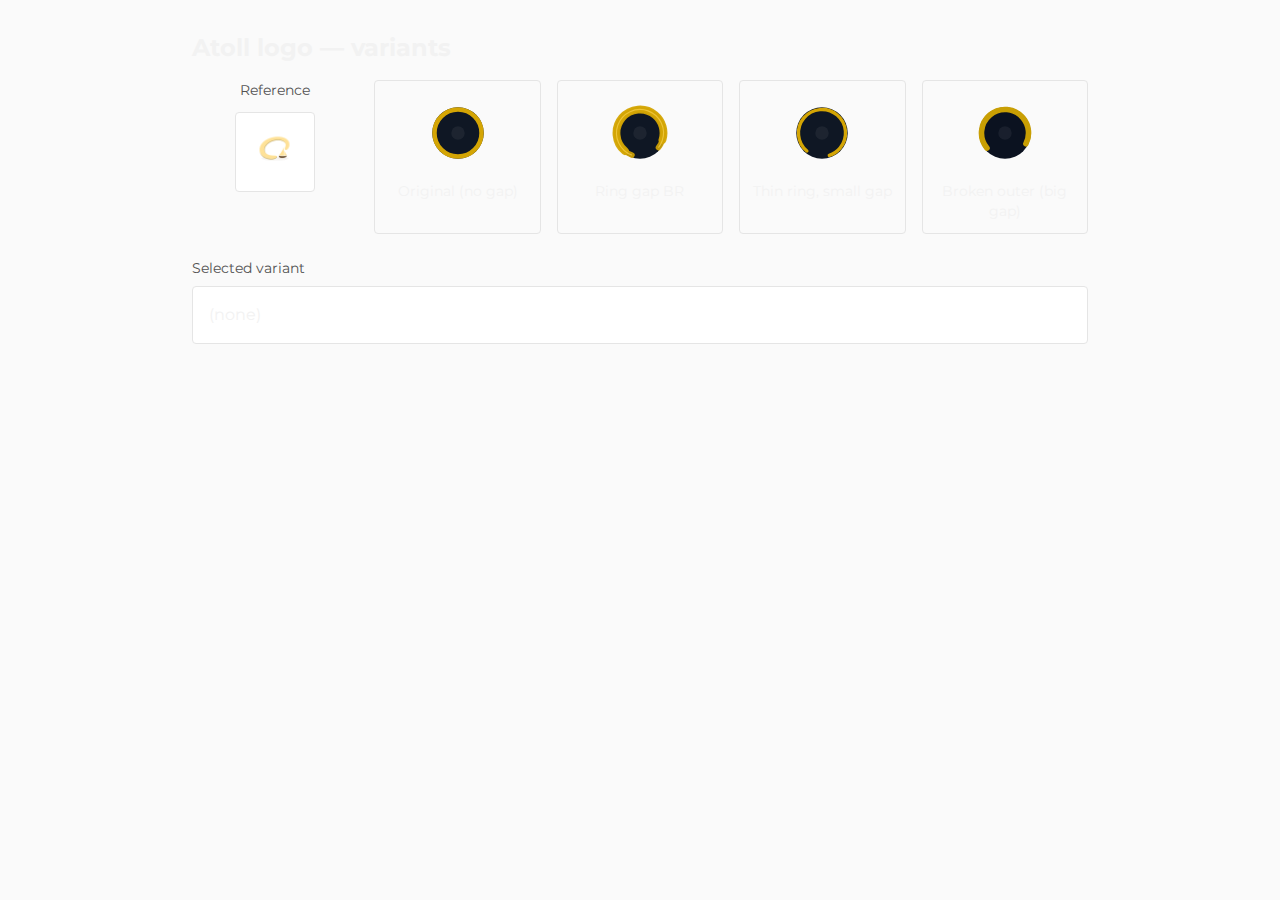
<file: dev/logo-variants.html>
<!DOCTYPE html><html lang="en"><head><meta charSet="utf-8"/><meta name="viewport" content="width=device-width, initial-scale=1"/><link rel="preload" as="image" href="/Atoll_Clean_Icon_Only.png"/><link rel="stylesheet" href="/_next/static/css/b655631132b4445e.css" data-precedence="next"/><link rel="preload" as="script" fetchPriority="low" href="/_next/static/chunks/webpack-d6c37491d18f5152.js"/><script src="/_next/static/chunks/fd9d1056-ad15f396ddf9b7e5.js" async=""></script><script src="/_next/static/chunks/117-d5793c8e79de5511.js" async=""></script><script src="/_next/static/chunks/main-app-9d623f7da6e15412.js" async=""></script><script src="/_next/static/chunks/app/dev/logo-variants/page-5a73bd8eefb1e5e7.js" async=""></script><script src="/_next/static/chunks/app/layout-dc0686b4c52671ae.js" async=""></script><title>Logo variants</title><meta name="description" content="Atoll — Create and manage container-based workflows with ease, then execute at scale"/><meta property="og:title" content="Atoll — Landing for React"/><meta property="og:description" content="Atoll — Build your React landing page effortlessly"/><meta property="og:image" content="http://localhost:3000/atoll_ident_logo.png"/><meta property="og:image:alt" content="Atoll logo"/><meta property="og:image:width" content="1200"/><meta property="og:image:height" content="630"/><meta property="og:type" content="website"/><meta name="twitter:card" content="summary_large_image"/><meta name="twitter:title" content="Atoll — Landing for React"/><meta name="twitter:description" content="Atoll — Build your React landing page effortlessly"/><meta name="twitter:image" content="http://localhost:3000/atoll_ident_logo.png"/><link rel="shortcut icon" href="/icons/atoll-icon-32x32.png"/><link rel="icon" href="/icons/atoll-icon-16x16.png" sizes="16x16" type="image/png"/><link rel="icon" href="/icons/atoll-icon-32x32.png" sizes="32x32" type="image/png"/><link rel="icon" href="/icons/atoll-icon-48x48.png" sizes="48x48" type="image/png"/><link rel="apple-touch-icon" href="/icons/atoll-icon-256x256.png"/><script src="/_next/static/chunks/polyfills-42372ed130431b0a.js" noModule=""></script></head><body><main><div class="min-h-screen p-8 bg-neutral-50"><div class="max-w-4xl mx-auto"><h2 class="text-2xl font-bold mb-4">Atoll logo — variants</h2><div class="grid grid-cols-2 md:grid-cols-5 gap-4 mb-6"><div class="col-span-2 md:col-span-1 flex flex-col items-center gap-3"><div class="text-sm text-neutral-600">Reference</div><div class="w-20 h-20 p-2 bg-white rounded flex items-center justify-center border border-neutral-200"><img src="/Atoll_Clean_Icon_Only.png" alt="reference" class="w-16 h-16 object-contain"/></div></div><button class="flex flex-col items-center gap-2 p-3 rounded border border-neutral-200"><div class="w-20 h-20 flex items-center justify-center"><svg viewBox="0 0 100 100" class="w-14 h-14"><circle cx="50" cy="50" r="46" fill="#0f1724"></circle><circle cx="50" cy="50" r="12" fill="#FFFFFF" opacity="0.06"></circle><circle cx="50" cy="50" r="42" fill="none" stroke="#D4A504" stroke-width="8" stroke-linecap="round"></circle></svg></div><div class="text-sm">Original (no gap)</div></button><button class="flex flex-col items-center gap-2 p-3 rounded border border-neutral-200"><div class="w-20 h-20 flex items-center justify-center"><svg viewBox="0 0 100 100" class="w-14 h-14"><circle cx="50" cy="50" r="46" fill="#0f1724"></circle><circle cx="50" cy="50" r="12" fill="#FFFFFF" opacity="0.06"></circle><circle cx="50" cy="50" r="42" fill="none" stroke="#D4A504" stroke-width="10" stroke-linecap="round" stroke-dasharray="210 90" transform="rotate(110 50 50)" opacity="0.9"></circle><circle cx="50" cy="50" r="42" fill="none" stroke="#D4A504" stroke-width="14" stroke-linecap="round" stroke-dasharray="180 120" transform="rotate(130 50 50)" opacity="0.95"></circle><circle cx="50" cy="50" r="42" fill="none" stroke="#FFD85A" stroke-width="2" stroke-dasharray="210 90" transform="rotate(110 50 50)" opacity="0.6"></circle></svg></div><div class="text-sm">Ring gap BR</div></button><button class="flex flex-col items-center gap-2 p-3 rounded border border-neutral-200"><div class="w-20 h-20 flex items-center justify-center"><svg viewBox="0 0 100 100" class="w-14 h-14"><circle cx="50" cy="50" r="46" fill="#0f1724"></circle><circle cx="50" cy="50" r="12" fill="#FFFFFF" opacity="0.06"></circle><circle cx="50" cy="50" r="42" fill="none" stroke="#D4A504" stroke-width="6" stroke-linecap="round" stroke-dasharray="220 80" transform="rotate(130 50 50)"></circle></svg></div><div class="text-sm">Thin ring, small gap</div></button><button class="flex flex-col items-center gap-2 p-3 rounded border border-neutral-200"><div class="w-20 h-20 flex items-center justify-center"><svg viewBox="0 0 100 100" class="w-14 h-14"><circle cx="50" cy="50" r="46" fill="#0b1220"></circle><circle cx="50" cy="50" r="12" fill="#FFFFFF" opacity="0.06"></circle><circle cx="50" cy="50" r="42" fill="none" stroke="#C99F03" stroke-width="10" stroke-linecap="round" stroke-dasharray="180 120" transform="rotate(140 50 50)"></circle></svg></div><div class="text-sm">Broken outer (big gap)</div></button></div><div class="mt-4"><div class="text-sm text-neutral-600 mb-2">Selected variant</div><div class="p-4 bg-white rounded border border-neutral-200">(none)</div></div></div></div></main><script src="/_next/static/chunks/webpack-d6c37491d18f5152.js" async=""></script><script>(self.__next_f=self.__next_f||[]).push([0]);self.__next_f.push([2,null])</script><script>self.__next_f.push([1,"1:HL[\"/_next/static/css/b655631132b4445e.css\",\"style\"]\n"])</script><script>self.__next_f.push([1,"2:I[2846,[],\"\"]\n4:I[6169,[\"995\",\"static/chunks/app/dev/logo-variants/page-5a73bd8eefb1e5e7.js\"],\"default\"]\n5:I[4707,[],\"\"]\n6:I[6423,[],\"\"]\n7:I[4357,[\"185\",\"static/chunks/app/layout-dc0686b4c52671ae.js\"],\"default\"]\n9:I[1060,[],\"\"]\na:[]\n"])</script><script>self.__next_f.push([1,"0:[\"$\",\"$L2\",null,{\"buildId\":\"KNUU8Uwvt_7vM0HFyebyT\",\"assetPrefix\":\"\",\"urlParts\":[\"\",\"dev\",\"logo-variants\"],\"initialTree\":[\"\",{\"children\":[\"dev\",{\"children\":[\"logo-variants\",{\"children\":[\"__PAGE__\",{}]}]}]},\"$undefined\",\"$undefined\",true],\"initialSeedData\":[\"\",{\"children\":[\"dev\",{\"children\":[\"logo-variants\",{\"children\":[\"__PAGE__\",{},[[\"$L3\",[\"$\",\"main\",null,{\"children\":[\"$\",\"$L4\",null,{}]}],null],null],null]},[null,[\"$\",\"$L5\",null,{\"parallelRouterKey\":\"children\",\"segmentPath\":[\"children\",\"dev\",\"children\",\"logo-variants\",\"children\"],\"error\":\"$undefined\",\"errorStyles\":\"$undefined\",\"errorScripts\":\"$undefined\",\"template\":[\"$\",\"$L6\",null,{}],\"templateStyles\":\"$undefined\",\"templateScripts\":\"$undefined\",\"notFound\":\"$undefined\",\"notFoundStyles\":\"$undefined\"}]],null]},[null,[\"$\",\"$L5\",null,{\"parallelRouterKey\":\"children\",\"segmentPath\":[\"children\",\"dev\",\"children\"],\"error\":\"$undefined\",\"errorStyles\":\"$undefined\",\"errorScripts\":\"$undefined\",\"template\":[\"$\",\"$L6\",null,{}],\"templateStyles\":\"$undefined\",\"templateScripts\":\"$undefined\",\"notFound\":\"$undefined\",\"notFoundStyles\":\"$undefined\"}]],null]},[[[[\"$\",\"link\",\"0\",{\"rel\":\"stylesheet\",\"href\":\"/_next/static/css/b655631132b4445e.css\",\"precedence\":\"next\",\"crossOrigin\":\"$undefined\"}]],[\"$\",\"html\",null,{\"lang\":\"en\",\"children\":[\"$\",\"body\",null,{\"children\":[\"$\",\"$L7\",null,{\"children\":[\"$\",\"$L5\",null,{\"parallelRouterKey\":\"children\",\"segmentPath\":[\"children\"],\"error\":\"$undefined\",\"errorStyles\":\"$undefined\",\"errorScripts\":\"$undefined\",\"template\":[\"$\",\"$L6\",null,{}],\"templateStyles\":\"$undefined\",\"templateScripts\":\"$undefined\",\"notFound\":[[\"$\",\"title\",null,{\"children\":\"404: This page could not be found.\"}],[\"$\",\"div\",null,{\"style\":{\"fontFamily\":\"system-ui,\\\"Segoe UI\\\",Roboto,Helvetica,Arial,sans-serif,\\\"Apple Color Emoji\\\",\\\"Segoe UI Emoji\\\"\",\"height\":\"100vh\",\"textAlign\":\"center\",\"display\":\"flex\",\"flexDirection\":\"column\",\"alignItems\":\"center\",\"justifyContent\":\"center\"},\"children\":[\"$\",\"div\",null,{\"children\":[[\"$\",\"style\",null,{\"dangerouslySetInnerHTML\":{\"__html\":\"body{color:#000;background:#fff;margin:0}.next-error-h1{border-right:1px solid rgba(0,0,0,.3)}@media (prefers-color-scheme:dark){body{color:#fff;background:#000}.next-error-h1{border-right:1px solid rgba(255,255,255,.3)}}\"}}],[\"$\",\"h1\",null,{\"className\":\"next-error-h1\",\"style\":{\"display\":\"inline-block\",\"margin\":\"0 20px 0 0\",\"padding\":\"0 23px 0 0\",\"fontSize\":24,\"fontWeight\":500,\"verticalAlign\":\"top\",\"lineHeight\":\"49px\"},\"children\":\"404\"}],[\"$\",\"div\",null,{\"style\":{\"display\":\"inline-block\"},\"children\":[\"$\",\"h2\",null,{\"style\":{\"fontSize\":14,\"fontWeight\":400,\"lineHeight\":\"49px\",\"margin\":0},\"children\":\"This page could not be found.\"}]}]]}]}]],\"notFoundStyles\":[]}]}]}]}]],null],null],\"couldBeIntercepted\":false,\"initialHead\":[null,\"$L8\"],\"globalErrorComponent\":\"$9\",\"missingSlots\":\"$Wa\"}]\n"])</script><script>self.__next_f.push([1,"8:[[\"$\",\"meta\",\"0\",{\"name\":\"viewport\",\"content\":\"width=device-width, initial-scale=1\"}],[\"$\",\"meta\",\"1\",{\"charSet\":\"utf-8\"}],[\"$\",\"title\",\"2\",{\"children\":\"Logo variants\"}],[\"$\",\"meta\",\"3\",{\"name\":\"description\",\"content\":\"Atoll — Create and manage container-based workflows with ease, then execute at scale\"}],[\"$\",\"meta\",\"4\",{\"property\":\"og:title\",\"content\":\"Atoll — Landing for React\"}],[\"$\",\"meta\",\"5\",{\"property\":\"og:description\",\"content\":\"Atoll — Build your React landing page effortlessly\"}],[\"$\",\"meta\",\"6\",{\"property\":\"og:image\",\"content\":\"http://localhost:3000/atoll_ident_logo.png\"}],[\"$\",\"meta\",\"7\",{\"property\":\"og:image:alt\",\"content\":\"Atoll logo\"}],[\"$\",\"meta\",\"8\",{\"property\":\"og:image:width\",\"content\":\"1200\"}],[\"$\",\"meta\",\"9\",{\"property\":\"og:image:height\",\"content\":\"630\"}],[\"$\",\"meta\",\"10\",{\"property\":\"og:type\",\"content\":\"website\"}],[\"$\",\"meta\",\"11\",{\"name\":\"twitter:card\",\"content\":\"summary_large_image\"}],[\"$\",\"meta\",\"12\",{\"name\":\"twitter:title\",\"content\":\"Atoll — Landing for React\"}],[\"$\",\"meta\",\"13\",{\"name\":\"twitter:description\",\"content\":\"Atoll — Build your React landing page effortlessly\"}],[\"$\",\"meta\",\"14\",{\"name\":\"twitter:image\",\"content\":\"http://localhost:3000/atoll_ident_logo.png\"}],[\"$\",\"link\",\"15\",{\"rel\":\"shortcut icon\",\"href\":\"/icons/atoll-icon-32x32.png\"}],[\"$\",\"link\",\"16\",{\"rel\":\"icon\",\"href\":\"/icons/atoll-icon-16x16.png\",\"sizes\":\"16x16\",\"type\":\"image/png\"}],[\"$\",\"link\",\"17\",{\"rel\":\"icon\",\"href\":\"/icons/atoll-icon-32x32.png\",\"sizes\":\"32x32\",\"type\":\"image/png\"}],[\"$\",\"link\",\"18\",{\"rel\":\"icon\",\"href\":\"/icons/atoll-icon-48x48.png\",\"sizes\":\"48x48\",\"type\":\"image/png\"}],[\"$\",\"link\",\"19\",{\"rel\":\"apple-touch-icon\",\"href\":\"/icons/atoll-icon-256x256.png\"}]]\n3:null\n"])</script></body></html>
</file>
<file: _next/static/css/c95096fc0885ed51.css>
code[class*=language-],pre[class*=language-]{color:#ccc;background:none;font-family:Consolas,Monaco,Andale Mono,Ubuntu Mono,monospace;font-size:1em;text-align:left;white-space:pre;word-spacing:normal;word-break:normal;word-wrap:normal;line-height:1.5;-moz-tab-size:4;-o-tab-size:4;tab-size:4;-webkit-hyphens:none;hyphens:none}pre[class*=language-]{padding:1em;margin:.5em 0;overflow:auto}:not(pre)>code[class*=language-],pre[class*=language-]{background:#2d2d2d}:not(pre)>code[class*=language-]{padding:.1em;border-radius:.3em;white-space:normal}.token.block-comment,.token.cdata,.token.comment,.token.doctype,.token.prolog{color:#999}.token.punctuation{color:#ccc}.token.attr-name,.token.deleted,.token.namespace,.token.tag{color:#e2777a}.token.function-name{color:#6196cc}.token.boolean,.token.function,.token.number{color:#f08d49}.token.class-name,.token.constant,.token.property,.token.symbol{color:#f8c555}.token.atrule,.token.builtin,.token.important,.token.keyword,.token.selector{color:#cc99cd}.token.attr-value,.token.char,.token.regex,.token.string,.token.variable{color:#7ec699}.token.entity,.token.operator,.token.url{color:#67cdcc}.token.bold,.token.important{font-weight:700}.token.italic{font-style:italic}.token.entity{cursor:help}.token.inserted{color:green}
</file>
<file: _next/static/css/b655631132b4445e.css>
@import url("https://fonts.googleapis.com/css2?family=Montserrat:wght@300;400;600;700;800&display=swap");
/*
! tailwindcss v3.4.4 | MIT License | https://tailwindcss.com
*/*,:after,:before{box-sizing:border-box;border:0 solid #e5e7eb}:after,:before{--tw-content:""}:host,html{line-height:1.5;-webkit-text-size-adjust:100%;-moz-tab-size:4;-o-tab-size:4;tab-size:4;font-family:Montserrat,ui-sans-serif,system-ui,-apple-system,Segoe UI,Roboto,Helvetica Neue,Arial,Noto Sans,sans-serif;font-feature-settings:normal;font-variation-settings:normal;-webkit-tap-highlight-color:transparent}body{margin:0;line-height:inherit}hr{height:0;color:inherit;border-top-width:1px}abbr:where([title]){-webkit-text-decoration:underline dotted;text-decoration:underline dotted}h1,h2,h3,h4,h5,h6{font-size:inherit;font-weight:inherit}a{color:inherit;text-decoration:inherit}b,strong{font-weight:bolder}code,kbd,pre,samp{font-family:ui-monospace,SFMono-Regular,Menlo,Monaco,Consolas,Liberation Mono,Courier New,monospace;font-feature-settings:normal;font-variation-settings:normal;font-size:1em}small{font-size:80%}sub,sup{font-size:75%;line-height:0;position:relative;vertical-align:baseline}sub{bottom:-.25em}sup{top:-.5em}table{text-indent:0;border-color:inherit;border-collapse:collapse}button,input,optgroup,select,textarea{font-family:inherit;font-feature-settings:inherit;font-variation-settings:inherit;font-size:100%;font-weight:inherit;line-height:inherit;letter-spacing:inherit;color:inherit;margin:0;padding:0}button,select{text-transform:none}button,input:where([type=button]),input:where([type=reset]),input:where([type=submit]){-webkit-appearance:button;background-color:transparent;background-image:none}:-moz-focusring{outline:auto}:-moz-ui-invalid{box-shadow:none}progress{vertical-align:baseline}::-webkit-inner-spin-button,::-webkit-outer-spin-button{height:auto}[type=search]{-webkit-appearance:textfield;outline-offset:-2px}::-webkit-search-decoration{-webkit-appearance:none}::-webkit-file-upload-button{-webkit-appearance:button;font:inherit}summary{display:list-item}blockquote,dd,dl,figure,h1,h2,h3,h4,h5,h6,hr,p,pre{margin:0}fieldset{margin:0}fieldset,legend{padding:0}menu,ol,ul{list-style:none;margin:0;padding:0}dialog{padding:0}textarea{resize:vertical}input::-moz-placeholder,textarea::-moz-placeholder{color:#9ca3af}input::placeholder,textarea::placeholder{color:#9ca3af}[role=button],button{cursor:pointer}:disabled{cursor:default}audio,canvas,embed,iframe,img,object,svg,video{display:block;vertical-align:middle}img,video{max-width:100%;height:auto}[hidden]{display:none}[multiple],[type=date],[type=datetime-local],[type=email],[type=month],[type=number],[type=password],[type=search],[type=tel],[type=text],[type=time],[type=url],[type=week],input:where(:not([type])),select,textarea{-webkit-appearance:none;-moz-appearance:none;appearance:none;background-color:#fff;border-color:#6b7280;border-width:1px;border-radius:0;padding:.5rem .75rem;font-size:1rem;line-height:1.5rem;--tw-shadow:0 0 #0000}[multiple]:focus,[type=date]:focus,[type=datetime-local]:focus,[type=email]:focus,[type=month]:focus,[type=number]:focus,[type=password]:focus,[type=search]:focus,[type=tel]:focus,[type=text]:focus,[type=time]:focus,[type=url]:focus,[type=week]:focus,input:where(:not([type])):focus,select:focus,textarea:focus{outline:2px solid transparent;outline-offset:2px;--tw-ring-inset:var(--tw-empty,/*!*/ /*!*/);--tw-ring-offset-width:0px;--tw-ring-offset-color:#fff;--tw-ring-color:#2563eb;--tw-ring-offset-shadow:var(--tw-ring-inset) 0 0 0 var(--tw-ring-offset-width) var(--tw-ring-offset-color);--tw-ring-shadow:var(--tw-ring-inset) 0 0 0 calc(1px + var(--tw-ring-offset-width)) var(--tw-ring-color);box-shadow:var(--tw-ring-offset-shadow),var(--tw-ring-shadow),var(--tw-shadow);border-color:#2563eb}input::-moz-placeholder,textarea::-moz-placeholder{color:#6b7280;opacity:1}input::placeholder,textarea::placeholder{color:#6b7280;opacity:1}::-webkit-datetime-edit-fields-wrapper{padding:0}::-webkit-date-and-time-value{min-height:1.5em;text-align:inherit}::-webkit-datetime-edit{display:inline-flex}::-webkit-datetime-edit,::-webkit-datetime-edit-day-field,::-webkit-datetime-edit-hour-field,::-webkit-datetime-edit-meridiem-field,::-webkit-datetime-edit-millisecond-field,::-webkit-datetime-edit-minute-field,::-webkit-datetime-edit-month-field,::-webkit-datetime-edit-second-field,::-webkit-datetime-edit-year-field{padding-top:0;padding-bottom:0}select{background-image:url("data:image/svg+xml,%3csvg xmlns='http://www.w3.org/2000/svg' fill='none' viewBox='0 0 20 20'%3e%3cpath stroke='%236b7280' stroke-linecap='round' stroke-linejoin='round' stroke-width='1.5' d='M6 8l4 4 4-4'/%3e%3c/svg%3e");background-position:right .5rem center;background-repeat:no-repeat;background-size:1.5em 1.5em;padding-right:2.5rem;-webkit-print-color-adjust:exact;print-color-adjust:exact}[multiple],[size]:where(select:not([size="1"])){background-image:none;background-position:0 0;background-repeat:unset;background-size:initial;padding-right:.75rem;-webkit-print-color-adjust:unset;print-color-adjust:unset}[type=checkbox],[type=radio]{-webkit-appearance:none;-moz-appearance:none;appearance:none;padding:0;-webkit-print-color-adjust:exact;print-color-adjust:exact;display:inline-block;vertical-align:middle;background-origin:border-box;-webkit-user-select:none;-moz-user-select:none;user-select:none;flex-shrink:0;height:1rem;width:1rem;color:#2563eb;background-color:#fff;border-color:#6b7280;border-width:1px;--tw-shadow:0 0 #0000}[type=checkbox]{border-radius:0}[type=radio]{border-radius:100%}[type=checkbox]:focus,[type=radio]:focus{outline:2px solid transparent;outline-offset:2px;--tw-ring-inset:var(--tw-empty,/*!*/ /*!*/);--tw-ring-offset-width:2px;--tw-ring-offset-color:#fff;--tw-ring-color:#2563eb;--tw-ring-offset-shadow:var(--tw-ring-inset) 0 0 0 var(--tw-ring-offset-width) var(--tw-ring-offset-color);--tw-ring-shadow:var(--tw-ring-inset) 0 0 0 calc(2px + var(--tw-ring-offset-width)) var(--tw-ring-color);box-shadow:var(--tw-ring-offset-shadow),var(--tw-ring-shadow),var(--tw-shadow)}[type=checkbox]:checked,[type=radio]:checked{border-color:transparent;background-color:currentColor;background-size:100% 100%;background-position:50%;background-repeat:no-repeat}[type=checkbox]:checked{background-image:url("data:image/svg+xml,%3csvg viewBox='0 0 16 16' fill='white' xmlns='http://www.w3.org/2000/svg'%3e%3cpath d='M12.207 4.793a1 1 0 010 1.414l-5 5a1 1 0 01-1.414 0l-2-2a1 1 0 011.414-1.414L6.5 9.086l4.293-4.293a1 1 0 011.414 0z'/%3e%3c/svg%3e")}@media (forced-colors:active){[type=checkbox]:checked{-webkit-appearance:auto;-moz-appearance:auto;appearance:auto}}[type=radio]:checked{background-image:url("data:image/svg+xml,%3csvg viewBox='0 0 16 16' fill='white' xmlns='http://www.w3.org/2000/svg'%3e%3ccircle cx='8' cy='8' r='3'/%3e%3c/svg%3e")}@media (forced-colors:active){[type=radio]:checked{-webkit-appearance:auto;-moz-appearance:auto;appearance:auto}}[type=checkbox]:checked:focus,[type=checkbox]:checked:hover,[type=radio]:checked:focus,[type=radio]:checked:hover{border-color:transparent;background-color:currentColor}[type=checkbox]:indeterminate{background-image:url("data:image/svg+xml,%3csvg xmlns='http://www.w3.org/2000/svg' fill='none' viewBox='0 0 16 16'%3e%3cpath stroke='white' stroke-linecap='round' stroke-linejoin='round' stroke-width='2' d='M4 8h8'/%3e%3c/svg%3e");border-color:transparent;background-color:currentColor;background-size:100% 100%;background-position:50%;background-repeat:no-repeat}@media (forced-colors:active){[type=checkbox]:indeterminate{-webkit-appearance:auto;-moz-appearance:auto;appearance:auto}}[type=checkbox]:indeterminate:focus,[type=checkbox]:indeterminate:hover{border-color:transparent;background-color:currentColor}[type=file]{background:unset;border-color:inherit;border-width:0;border-radius:0;padding:0;font-size:unset;line-height:inherit}[type=file]:focus{outline:1px solid ButtonText;outline:1px auto -webkit-focus-ring-color}:root{--background:0 0% 100%;--foreground:240 10% 3.9%;--card:0 0% 100%;--card-foreground:240 10% 3.9%;--popover:0 0% 100%;--popover-foreground:240 10% 3.9%;--primary:217 91% 50%;--primary-foreground:355.7 100% 97.3%;--secondary:240 4.8% 95.9%;--secondary-foreground:240 5.9% 10%;--muted:0 0% 100%;--muted-foreground:0 0% 12.2%;--accent:240 4.8% 95.9%;--accent-foreground:240 5.9% 10%;--destructive:0 84.2% 60.2%;--destructive-foreground:0 0% 98%;--border:240 5.9% 90%;--input:240 5.9% 90%;--ring:142.1 76.2% 36.3%;--radius:0.5rem;--atoll-gold:46.6 88.7% 44.3%;--atoll-shade:30 70% 18%;--atoll-white:0 0% 100%;--atoll-gray:0 0% 12.2%;--atoll-gold:46.6 88.7% 54%;--atoll-shade:30 70% 14%;--atoll-black:0 0% 0%;--atoll-white:0 0% 98%;--atoll-gray:0 0% 95%}.dark{--background:20 14.3% 4.1%;--foreground:0 0% 95%;--card:24 9.8% 10%;--card-foreground:0 0% 95%;--popover:0 0% 9%;--popover-foreground:0 0% 95%;--primary:217 91% 60%;--primary-foreground:144.9 80.4% 10%;--secondary:240 3.7% 15.9%;--secondary-foreground:0 0% 98%;--muted:0 0% 12.2%;--muted-foreground:0 0% 95%;--accent:12 6.5% 15.1%;--accent-foreground:0 0% 98%;--destructive:0 62.8% 30.6%;--destructive-foreground:0 85.7% 97.3%;--border:240 3.7% 15.9%;--input:240 3.7% 15.9%;--ring:142.4 71.8% 29.2%}*{border-color:hsl(var(--border))}body{background-color:hsl(var(--background));color:hsl(var(--foreground));font-family:Montserrat,ui-sans-serif,system-ui,-apple-system,Segoe UI,Roboto,Helvetica Neue,Arial,Noto Sans,sans-serif}*,:after,:before{--tw-border-spacing-x:0;--tw-border-spacing-y:0;--tw-translate-x:0;--tw-translate-y:0;--tw-rotate:0;--tw-skew-x:0;--tw-skew-y:0;--tw-scale-x:1;--tw-scale-y:1;--tw-pan-x: ;--tw-pan-y: ;--tw-pinch-zoom: ;--tw-scroll-snap-strictness:proximity;--tw-gradient-from-position: ;--tw-gradient-via-position: ;--tw-gradient-to-position: ;--tw-ordinal: ;--tw-slashed-zero: ;--tw-numeric-figure: ;--tw-numeric-spacing: ;--tw-numeric-fraction: ;--tw-ring-inset: ;--tw-ring-offset-width:0px;--tw-ring-offset-color:#fff;--tw-ring-color:rgba(59,130,246,.5);--tw-ring-offset-shadow:0 0 #0000;--tw-ring-shadow:0 0 #0000;--tw-shadow:0 0 #0000;--tw-shadow-colored:0 0 #0000;--tw-blur: ;--tw-brightness: ;--tw-contrast: ;--tw-grayscale: ;--tw-hue-rotate: ;--tw-invert: ;--tw-saturate: ;--tw-sepia: ;--tw-drop-shadow: ;--tw-backdrop-blur: ;--tw-backdrop-brightness: ;--tw-backdrop-contrast: ;--tw-backdrop-grayscale: ;--tw-backdrop-hue-rotate: ;--tw-backdrop-invert: ;--tw-backdrop-opacity: ;--tw-backdrop-saturate: ;--tw-backdrop-sepia: ;--tw-contain-size: ;--tw-contain-layout: ;--tw-contain-paint: ;--tw-contain-style: }::backdrop{--tw-border-spacing-x:0;--tw-border-spacing-y:0;--tw-translate-x:0;--tw-translate-y:0;--tw-rotate:0;--tw-skew-x:0;--tw-skew-y:0;--tw-scale-x:1;--tw-scale-y:1;--tw-pan-x: ;--tw-pan-y: ;--tw-pinch-zoom: ;--tw-scroll-snap-strictness:proximity;--tw-gradient-from-position: ;--tw-gradient-via-position: ;--tw-gradient-to-position: ;--tw-ordinal: ;--tw-slashed-zero: ;--tw-numeric-figure: ;--tw-numeric-spacing: ;--tw-numeric-fraction: ;--tw-ring-inset: ;--tw-ring-offset-width:0px;--tw-ring-offset-color:#fff;--tw-ring-color:rgba(59,130,246,.5);--tw-ring-offset-shadow:0 0 #0000;--tw-ring-shadow:0 0 #0000;--tw-shadow:0 0 #0000;--tw-shadow-colored:0 0 #0000;--tw-blur: ;--tw-brightness: ;--tw-contrast: ;--tw-grayscale: ;--tw-hue-rotate: ;--tw-invert: ;--tw-saturate: ;--tw-sepia: ;--tw-drop-shadow: ;--tw-backdrop-blur: ;--tw-backdrop-brightness: ;--tw-backdrop-contrast: ;--tw-backdrop-grayscale: ;--tw-backdrop-hue-rotate: ;--tw-backdrop-invert: ;--tw-backdrop-opacity: ;--tw-backdrop-saturate: ;--tw-backdrop-sepia: ;--tw-contain-size: ;--tw-contain-layout: ;--tw-contain-paint: ;--tw-contain-style: }.container{width:100%;margin-right:auto;margin-left:auto;padding-right:1.5rem;padding-left:1.5rem}@media (min-width:1400px){.container{max-width:1400px}}.sr-only{position:absolute;width:1px;height:1px;padding:0;margin:-1px;overflow:hidden;clip:rect(0,0,0,0);white-space:nowrap;border-width:0}.pointer-events-none{pointer-events:none}.visible{visibility:visible}.static{position:static}.fixed{position:fixed}.absolute{position:absolute}.relative{position:relative}.sticky{position:sticky}.inset-0{inset:0}.inset-x-0{left:0;right:0}.inset-y-0{top:0;bottom:0}.-right-\[10px\]{right:-10px}.-top-12{top:-3rem}.-top-\[15px\]{top:-15px}.bottom-0{bottom:0}.bottom-4{bottom:1rem}.bottom-\[35px\]{bottom:35px}.left-0{left:0}.left-2{left:.5rem}.left-6{left:1.5rem}.left-\[50px\]{left:50px}.right-0{right:0}.right-4{right:1rem}.right-\[20px\]{right:20px}.top-0{top:0}.top-4{top:1rem}.top-6{top:1.5rem}.top-\[150px\]{top:150px}.top-\[1px\]{top:1px}.top-\[60\%\]{top:60%}.top-full{top:100%}.z-0{z-index:0}.z-10{z-index:10}.z-40{z-index:40}.z-50{z-index:50}.z-\[1\]{z-index:1}.col-span-2{grid-column:span 2/span 2}.col-span-full{grid-column:1/-1}.float-left{float:left}.m-0{margin:0}.m-auto{margin:auto}.-mx-1{margin-left:-.25rem;margin-right:-.25rem}.mx-6{margin-left:1.5rem;margin-right:1.5rem}.mx-auto{margin-left:auto;margin-right:auto}.my-1{margin-top:.25rem;margin-bottom:.25rem}.my-12{margin-top:3rem;margin-bottom:3rem}.my-24{margin-top:6rem;margin-bottom:6rem}.mb-10{margin-bottom:2.5rem}.mb-12{margin-bottom:3rem}.mb-2{margin-bottom:.5rem}.mb-3{margin-bottom:.75rem}.mb-4{margin-bottom:1rem}.mb-6{margin-bottom:1.5rem}.mb-8{margin-bottom:2rem}.ml-1{margin-left:.25rem}.ml-2{margin-left:.5rem}.ml-4{margin-left:1rem}.ml-auto{margin-left:auto}.mr-1{margin-right:.25rem}.mr-2{margin-right:.5rem}.mt-1{margin-top:.25rem}.mt-1\.5{margin-top:.375rem}.mt-2{margin-top:.5rem}.mt-4{margin-top:1rem}.mt-6{margin-top:1.5rem}.mt-8{margin-top:2rem}.block{display:block}.inline-block{display:inline-block}.inline{display:inline}.flex{display:flex}.inline-flex{display:inline-flex}.grid{display:grid}.contents{display:contents}.hidden{display:none}.aspect-square{aspect-ratio:1/1}.h-0{height:0}.h-1{height:.25rem}.h-1\.5{height:.375rem}.h-10{height:2.5rem}.h-11{height:2.75rem}.h-12{height:3rem}.h-14{height:3.5rem}.h-16{height:4rem}.h-2{height:.5rem}.h-20{height:5rem}.h-24{height:6rem}.h-28{height:7rem}.h-3{height:.75rem}.h-3\.5{height:.875rem}.h-32{height:8rem}.h-4{height:1rem}.h-5{height:1.25rem}.h-6{height:1.5rem}.h-64{height:16rem}.h-72{height:18rem}.h-8{height:2rem}.h-80{height:20rem}.h-9{height:2.25rem}.h-\[1\.1rem\]{height:1.1rem}.h-\[150px\]{height:150px}.h-\[200px\]{height:200px}.h-\[300px\]{height:300px}.h-\[420px\]{height:420px}.h-\[500px\]{height:500px}.h-\[var\(--radix-navigation-menu-viewport-height\)\]{height:var(--radix-navigation-menu-viewport-height)}.h-auto{height:auto}.h-full{height:100%}.h-px{height:1px}.h-screen{height:100vh}.max-h-\[120px\]{max-height:120px}.max-h-\[150px\]{max-height:150px}.max-h-\[200px\]{max-height:200px}.max-h-\[300px\]{max-height:300px}.min-h-\[300px\]{min-height:300px}.min-h-full{min-height:100%}.min-h-screen{min-height:100vh}.w-0{width:0}.w-1{width:.25rem}.w-1\/2{width:50%}.w-10{width:2.5rem}.w-11\/12{width:91.666667%}.w-12{width:3rem}.w-14{width:3.5rem}.w-16{width:4rem}.w-2{width:.5rem}.w-20{width:5rem}.w-24{width:6rem}.w-28{width:7rem}.w-3{width:.75rem}.w-3\.5{width:.875rem}.w-3\/4{width:75%}.w-36{width:9rem}.w-4{width:1rem}.w-4\/5{width:80%}.w-44{width:11rem}.w-48{width:12rem}.w-5{width:1.25rem}.w-6{width:1.5rem}.w-72{width:18rem}.w-8{width:2rem}.w-80{width:20rem}.w-\[1\.2rem\]{width:1.2rem}.w-\[200px\]{width:200px}.w-\[300px\]{width:300px}.w-\[340px\]{width:340px}.w-\[350px\]{width:350px}.w-\[400px\]{width:400px}.w-\[700px\]{width:700px}.w-auto{width:auto}.w-fit{width:-moz-fit-content;width:fit-content}.w-full{width:100%}.w-max{width:-moz-max-content;width:max-content}.w-px{width:1px}.w-screen{width:100vw}.min-w-\[140px\]{min-width:140px}.min-w-\[8rem\]{min-width:8rem}.max-w-2xl{max-width:42rem}.max-w-4xl{max-width:56rem}.max-w-6xl{max-width:72rem}.max-w-\[200px\]{max-width:200px}.max-w-\[300px\]{max-width:300px}.max-w-\[400px\]{max-width:400px}.max-w-max{max-width:-moz-max-content;max-width:max-content}.max-w-md{max-width:28rem}.max-w-xl{max-width:36rem}.max-w-xs{max-width:20rem}.flex-1{flex:1 1 0%}.flex-shrink-0,.shrink-0{flex-shrink:0}.rotate-0{--tw-rotate:0deg}.rotate-0,.rotate-45{transform:translate(var(--tw-translate-x),var(--tw-translate-y)) rotate(var(--tw-rotate)) skewX(var(--tw-skew-x)) skewY(var(--tw-skew-y)) scaleX(var(--tw-scale-x)) scaleY(var(--tw-scale-y))}.rotate-45{--tw-rotate:45deg}.rotate-90{--tw-rotate:90deg}.rotate-90,.scale-0{transform:translate(var(--tw-translate-x),var(--tw-translate-y)) rotate(var(--tw-rotate)) skewX(var(--tw-skew-x)) skewY(var(--tw-skew-y)) scaleX(var(--tw-scale-x)) scaleY(var(--tw-scale-y))}.scale-0{--tw-scale-x:0;--tw-scale-y:0}.scale-100{--tw-scale-x:1;--tw-scale-y:1}.scale-100,.transform{transform:translate(var(--tw-translate-x),var(--tw-translate-y)) rotate(var(--tw-rotate)) skewX(var(--tw-skew-x)) skewY(var(--tw-skew-y)) scaleX(var(--tw-scale-x)) scaleY(var(--tw-scale-y))}.cursor-default{cursor:default}.cursor-pointer{cursor:pointer}.select-none{-webkit-user-select:none;-moz-user-select:none;user-select:none}.resize{resize:both}.list-none{list-style-type:none}.columns-2{-moz-columns:2;column-count:2}.grid-cols-1{grid-template-columns:repeat(1,minmax(0,1fr))}.grid-cols-2{grid-template-columns:repeat(2,minmax(0,1fr))}.grid-cols-3{grid-template-columns:repeat(3,minmax(0,1fr))}.grid-rows-3{grid-template-rows:repeat(3,minmax(0,1fr))}.flex-row{flex-direction:row}.flex-col{flex-direction:column}.flex-col-reverse{flex-direction:column-reverse}.flex-wrap{flex-wrap:wrap}.place-items-center{place-items:center}.items-start{align-items:flex-start}.items-end{align-items:flex-end}.items-center{align-items:center}.items-stretch{align-items:stretch}.justify-start{justify-content:flex-start}.justify-end{justify-content:flex-end}.justify-center{justify-content:center}.justify-between{justify-content:space-between}.justify-evenly{justify-content:space-evenly}.gap-0{gap:0}.gap-0\.5{gap:.125rem}.gap-1{gap:.25rem}.gap-10{gap:2.5rem}.gap-12{gap:3rem}.gap-2{gap:.5rem}.gap-24{gap:6rem}.gap-3{gap:.75rem}.gap-4{gap:1rem}.gap-6{gap:1.5rem}.gap-8{gap:2rem}.gap-x-12{-moz-column-gap:3rem;column-gap:3rem}.gap-y-10{row-gap:2.5rem}.gap-y-8{row-gap:2rem}.space-x-1>:not([hidden])~:not([hidden]){--tw-space-x-reverse:0;margin-right:calc(.25rem * var(--tw-space-x-reverse));margin-left:calc(.25rem * calc(1 - var(--tw-space-x-reverse)))}.space-y-1>:not([hidden])~:not([hidden]){--tw-space-y-reverse:0;margin-top:calc(.25rem * calc(1 - var(--tw-space-y-reverse)));margin-bottom:calc(.25rem * var(--tw-space-y-reverse))}.space-y-1\.5>:not([hidden])~:not([hidden]){--tw-space-y-reverse:0;margin-top:calc(.375rem * calc(1 - var(--tw-space-y-reverse)));margin-bottom:calc(.375rem * var(--tw-space-y-reverse))}.space-y-2>:not([hidden])~:not([hidden]){--tw-space-y-reverse:0;margin-top:calc(.5rem * calc(1 - var(--tw-space-y-reverse)));margin-bottom:calc(.5rem * var(--tw-space-y-reverse))}.space-y-3>:not([hidden])~:not([hidden]){--tw-space-y-reverse:0;margin-top:calc(.75rem * calc(1 - var(--tw-space-y-reverse)));margin-bottom:calc(.75rem * var(--tw-space-y-reverse))}.space-y-4>:not([hidden])~:not([hidden]){--tw-space-y-reverse:0;margin-top:calc(1rem * calc(1 - var(--tw-space-y-reverse)));margin-bottom:calc(1rem * var(--tw-space-y-reverse))}.space-y-6>:not([hidden])~:not([hidden]){--tw-space-y-reverse:0;margin-top:calc(1.5rem * calc(1 - var(--tw-space-y-reverse)));margin-bottom:calc(1.5rem * var(--tw-space-y-reverse))}.space-y-8>:not([hidden])~:not([hidden]){--tw-space-y-reverse:0;margin-top:calc(2rem * calc(1 - var(--tw-space-y-reverse)));margin-bottom:calc(2rem * var(--tw-space-y-reverse))}.self-center{align-self:center}.overflow-hidden{overflow:hidden}.overflow-x-auto{overflow-x:auto}.whitespace-nowrap{white-space:nowrap}.whitespace-pre{white-space:pre}.whitespace-pre-wrap{white-space:pre-wrap}.rounded{border-radius:.25rem}.rounded-2xl{border-radius:1rem}.rounded-full{border-radius:9999px}.rounded-lg{border-radius:var(--radius)}.rounded-md{border-radius:calc(var(--radius) - 2px)}.rounded-sm{border-radius:calc(var(--radius) - 4px)}.rounded-xl{border-radius:.75rem}.rounded-t-sm{border-top-right-radius:calc(var(--radius) - 4px)}.rounded-t-sm,.rounded-tl-sm{border-top-left-radius:calc(var(--radius) - 4px)}.border{border-width:1px}.border-2{border-width:2px}.border-b,.border-b-\[1px\]{border-bottom-width:1px}.border-l{border-left-width:1px}.border-r{border-right-width:1px}.border-t{border-top-width:1px}.border-none{border-style:none}.border-atoll-gold{--tw-border-opacity:1;border-color:hsl(var(--atoll-gold)/var(--tw-border-opacity))}.border-blue-400{--tw-border-opacity:1;border-color:rgb(96 165 250/var(--tw-border-opacity))}.border-blue-500{--tw-border-opacity:1;border-color:rgb(59 130 246/var(--tw-border-opacity))}.border-gray-500{--tw-border-opacity:1;border-color:rgb(107 114 128/var(--tw-border-opacity))}.border-green-500{--tw-border-opacity:1;border-color:rgb(34 197 94/var(--tw-border-opacity))}.border-input{border-color:hsl(var(--input))}.border-muted{border-color:hsl(var(--muted))}.border-muted\/20{border-color:hsl(var(--muted)/.2)}.border-muted\/30{border-color:hsl(var(--muted)/.3)}.border-neutral-200{--tw-border-opacity:1;border-color:rgb(229 229 229/var(--tw-border-opacity))}.border-neutral-600{--tw-border-opacity:1;border-color:rgb(82 82 82/var(--tw-border-opacity))}.border-neutral-700{--tw-border-opacity:1;border-color:rgb(64 64 64/var(--tw-border-opacity))}.border-orange-500{--tw-border-opacity:1;border-color:rgb(249 115 22/var(--tw-border-opacity))}.border-purple-500{--tw-border-opacity:1;border-color:rgb(168 85 247/var(--tw-border-opacity))}.border-red-500{--tw-border-opacity:1;border-color:rgb(239 68 68/var(--tw-border-opacity))}.border-slate-700{--tw-border-opacity:1;border-color:rgb(51 65 85/var(--tw-border-opacity))}.border-transparent{border-color:transparent}.bg-atoll-gold{--tw-bg-opacity:1;background-color:hsl(var(--atoll-gold)/var(--tw-bg-opacity))}.bg-atoll-gold\/20{background-color:hsl(var(--atoll-gold)/.2)}.bg-atoll-white\/10{background-color:hsl(var(--atoll-white)/.1)}.bg-atoll-white\/5{background-color:hsl(var(--atoll-white)/.05)}.bg-background{background-color:hsl(var(--background))}.bg-background\/80{background-color:hsl(var(--background)/.8)}.bg-blue-100{--tw-bg-opacity:1;background-color:rgb(219 234 254/var(--tw-bg-opacity))}.bg-blue-500{--tw-bg-opacity:1;background-color:rgb(59 130 246/var(--tw-bg-opacity))}.bg-blue-500\/30{background-color:rgba(59,130,246,.3)}.bg-border{background-color:hsl(var(--border))}.bg-card{background-color:hsl(var(--card))}.bg-destructive{background-color:hsl(var(--destructive))}.bg-gray-100{--tw-bg-opacity:1;background-color:rgb(243 244 246/var(--tw-bg-opacity))}.bg-gray-500{--tw-bg-opacity:1;background-color:rgb(107 114 128/var(--tw-bg-opacity))}.bg-green-100{--tw-bg-opacity:1;background-color:rgb(220 252 231/var(--tw-bg-opacity))}.bg-green-500{--tw-bg-opacity:1;background-color:rgb(34 197 94/var(--tw-bg-opacity))}.bg-muted{background-color:hsl(var(--muted))}.bg-muted\/5{background-color:hsl(var(--muted)/.05)}.bg-neutral-50{--tw-bg-opacity:1;background-color:rgb(250 250 250/var(--tw-bg-opacity))}.bg-neutral-700{--tw-bg-opacity:1;background-color:rgb(64 64 64/var(--tw-bg-opacity))}.bg-neutral-700\/90{background-color:rgba(64,64,64,.9)}.bg-neutral-800{--tw-bg-opacity:1;background-color:rgb(38 38 38/var(--tw-bg-opacity))}.bg-neutral-900{--tw-bg-opacity:1;background-color:rgb(23 23 23/var(--tw-bg-opacity))}.bg-neutral-900\/30{background-color:hsla(0,0%,9%,.3)}.bg-neutral-900\/40{background-color:hsla(0,0%,9%,.4)}.bg-orange-100{--tw-bg-opacity:1;background-color:rgb(255 237 213/var(--tw-bg-opacity))}.bg-orange-500{--tw-bg-opacity:1;background-color:rgb(249 115 22/var(--tw-bg-opacity))}.bg-popover{background-color:hsl(var(--popover))}.bg-purple-100{--tw-bg-opacity:1;background-color:rgb(243 232 255/var(--tw-bg-opacity))}.bg-purple-500{--tw-bg-opacity:1;background-color:rgb(168 85 247/var(--tw-bg-opacity))}.bg-red-100{--tw-bg-opacity:1;background-color:rgb(254 226 226/var(--tw-bg-opacity))}.bg-red-500{--tw-bg-opacity:1;background-color:rgb(239 68 68/var(--tw-bg-opacity))}.bg-secondary{background-color:hsl(var(--secondary))}.bg-slate-800{--tw-bg-opacity:1;background-color:rgb(30 41 59/var(--tw-bg-opacity))}.bg-slate-900{--tw-bg-opacity:1;background-color:rgb(15 23 42/var(--tw-bg-opacity))}.bg-transparent{background-color:transparent}.bg-white{--tw-bg-opacity:1;background-color:rgb(255 255 255/var(--tw-bg-opacity))}.bg-white\/80{background-color:hsla(0,0%,100%,.8)}.bg-yellow-400{--tw-bg-opacity:1;background-color:rgb(250 204 21/var(--tw-bg-opacity))}.bg-gradient-to-b{background-image:linear-gradient(to bottom,var(--tw-gradient-stops))}.bg-gradient-to-br{background-image:linear-gradient(to bottom right,var(--tw-gradient-stops))}.bg-gradient-to-r{background-image:linear-gradient(to right,var(--tw-gradient-stops))}.bg-gradient-to-t{background-image:linear-gradient(to top,var(--tw-gradient-stops))}.bg-gradient-to-tr{background-image:linear-gradient(to top right,var(--tw-gradient-stops))}.from-\[\#0f0f0f\]{--tw-gradient-from:#0f0f0f var(--tw-gradient-from-position);--tw-gradient-to:hsla(0,0%,6%,0) var(--tw-gradient-to-position);--tw-gradient-stops:var(--tw-gradient-from),var(--tw-gradient-to)}.from-\[\#61DAFB\]{--tw-gradient-from:#61dafb var(--tw-gradient-from-position);--tw-gradient-to:rgba(97,218,251,0) var(--tw-gradient-to-position);--tw-gradient-stops:var(--tw-gradient-from),var(--tw-gradient-to)}.from-background{--tw-gradient-from:hsl(var(--background)) var(--tw-gradient-from-position);--tw-gradient-to:hsl(var(--background)/0) var(--tw-gradient-to-position);--tw-gradient-stops:var(--tw-gradient-from),var(--tw-gradient-to)}.from-blue-500{--tw-gradient-from:#3b82f6 var(--tw-gradient-from-position);--tw-gradient-to:rgba(59,130,246,0) var(--tw-gradient-to-position);--tw-gradient-stops:var(--tw-gradient-from),var(--tw-gradient-to)}.from-blue-600\/30{--tw-gradient-from:rgba(37,99,235,.3) var(--tw-gradient-from-position);--tw-gradient-to:rgba(37,99,235,0) var(--tw-gradient-to-position);--tw-gradient-stops:var(--tw-gradient-from),var(--tw-gradient-to)}.from-indigo-200{--tw-gradient-from:#c7d2fe var(--tw-gradient-from-position);--tw-gradient-to:rgba(199,210,254,0) var(--tw-gradient-to-position);--tw-gradient-stops:var(--tw-gradient-from),var(--tw-gradient-to)}.from-neutral-50{--tw-gradient-from:#fafafa var(--tw-gradient-from-position);--tw-gradient-to:hsla(0,0%,98%,0) var(--tw-gradient-to-position);--tw-gradient-stops:var(--tw-gradient-from),var(--tw-gradient-to)}.from-pink-200{--tw-gradient-from:#fbcfe8 var(--tw-gradient-from-position);--tw-gradient-to:rgba(251,207,232,0) var(--tw-gradient-to-position);--tw-gradient-stops:var(--tw-gradient-from),var(--tw-gradient-to)}.from-purple-200{--tw-gradient-from:#e9d5ff var(--tw-gradient-from-position);--tw-gradient-to:rgba(233,213,255,0) var(--tw-gradient-to-position);--tw-gradient-stops:var(--tw-gradient-from),var(--tw-gradient-to)}.from-purple-500{--tw-gradient-from:#a855f7 var(--tw-gradient-from-position);--tw-gradient-to:rgba(168,85,247,0) var(--tw-gradient-to-position);--tw-gradient-stops:var(--tw-gradient-from),var(--tw-gradient-to)}.from-white{--tw-gradient-from:#fff var(--tw-gradient-from-position);--tw-gradient-to:hsla(0,0%,100%,0) var(--tw-gradient-to-position);--tw-gradient-stops:var(--tw-gradient-from),var(--tw-gradient-to)}.from-yellow-400{--tw-gradient-from:#facc15 var(--tw-gradient-from-position);--tw-gradient-to:rgba(250,204,21,0) var(--tw-gradient-to-position);--tw-gradient-stops:var(--tw-gradient-from),var(--tw-gradient-to)}.via-\[\#1fc0f1\]{--tw-gradient-to:rgba(31,192,241,0) var(--tw-gradient-to-position);--tw-gradient-stops:var(--tw-gradient-from),#1fc0f1 var(--tw-gradient-via-position),var(--tw-gradient-to)}.to-\[\#03a3d7\]{--tw-gradient-to:#03a3d7 var(--tw-gradient-to-position)}.to-\[\#1a1a1a\]{--tw-gradient-to:#1a1a1a var(--tw-gradient-to-position)}.to-blue-800\/20{--tw-gradient-to:rgba(30,64,175,.2) var(--tw-gradient-to-position)}.to-indigo-200{--tw-gradient-to:#c7d2fe var(--tw-gradient-to-position)}.to-indigo-600{--tw-gradient-to:#4f46e5 var(--tw-gradient-to-position)}.to-neutral-50{--tw-gradient-to:#fafafa var(--tw-gradient-to-position)}.to-orange-500{--tw-gradient-to:#f97316 var(--tw-gradient-to-position)}.to-purple-200{--tw-gradient-to:#e9d5ff var(--tw-gradient-to-position)}.to-purple-600{--tw-gradient-to:#9333ea var(--tw-gradient-to-position)}.to-transparent{--tw-gradient-to:transparent var(--tw-gradient-to-position)}.to-violet-200{--tw-gradient-to:#ddd6fe var(--tw-gradient-to-position)}.to-white{--tw-gradient-to:#fff var(--tw-gradient-to-position)}.bg-clip-text{-webkit-background-clip:text;background-clip:text}.fill-atoll-gold{fill:hsl(var(--atoll-gold)/1)}.fill-current{fill:currentColor}.fill-foreground{fill:hsl(var(--foreground))}.object-contain{-o-object-fit:contain;object-fit:contain}.object-cover{-o-object-fit:cover;object-fit:cover}.p-1{padding:.25rem}.p-2{padding:.5rem}.p-3{padding:.75rem}.p-4{padding:1rem}.p-6{padding:1.5rem}.p-8{padding:2rem}.px-2{padding-left:.5rem;padding-right:.5rem}.px-2\.5{padding-left:.625rem;padding-right:.625rem}.px-3{padding-left:.75rem;padding-right:.75rem}.px-4{padding-left:1rem;padding-right:1rem}.px-6{padding-left:1.5rem;padding-right:1.5rem}.px-8{padding-left:2rem;padding-right:2rem}.py-0{padding-top:0;padding-bottom:0}.py-0\.5{padding-top:.125rem;padding-bottom:.125rem}.py-1{padding-top:.25rem;padding-bottom:.25rem}.py-1\.5{padding-top:.375rem;padding-bottom:.375rem}.py-12{padding-top:3rem;padding-bottom:3rem}.py-16{padding-top:4rem;padding-bottom:4rem}.py-2{padding-top:.5rem;padding-bottom:.5rem}.py-20{padding-top:5rem;padding-bottom:5rem}.py-24{padding-top:6rem;padding-bottom:6rem}.py-3{padding-top:.75rem;padding-bottom:.75rem}.py-4{padding-top:1rem;padding-bottom:1rem}.py-8{padding-top:2rem;padding-bottom:2rem}.pb-14{padding-bottom:3.5rem}.pb-2{padding-bottom:.5rem}.pb-4{padding-bottom:1rem}.pb-6{padding-bottom:1.5rem}.pb-8{padding-bottom:2rem}.pl-1{padding-left:.25rem}.pl-8{padding-left:2rem}.pr-2{padding-right:.5rem}.pt-0{padding-top:0}.pt-2{padding-top:.5rem}.pt-24{padding-top:6rem}.pt-4{padding-top:1rem}.text-left{text-align:left}.text-center{text-align:center}.text-right{text-align:right}.font-mono{font-family:ui-monospace,SFMono-Regular,Menlo,Monaco,Consolas,Liberation Mono,Courier New,monospace}.text-2xl{font-size:1.5rem;line-height:2rem}.text-3xl{font-size:1.875rem;line-height:2.25rem}.text-4xl{font-size:2.25rem;line-height:2.5rem}.text-5xl{font-size:3rem;line-height:1}.text-\[10px\]{font-size:10px}.text-\[11px\]{font-size:11px}.text-\[16px\]{font-size:16px}.text-\[17px\]{font-size:17px}.text-base{font-size:1rem;line-height:1.5rem}.text-lg{font-size:1.125rem;line-height:1.75rem}.text-sm{font-size:.875rem;line-height:1.25rem}.text-xl{font-size:1.25rem;line-height:1.75rem}.text-xs{font-size:.75rem;line-height:1rem}.font-bold{font-weight:700}.font-extrabold{font-weight:800}.font-medium{font-weight:500}.font-normal{font-weight:400}.font-semibold{font-weight:600}.leading-none{line-height:1}.leading-relaxed{line-height:1.625}.leading-tight{line-height:1.25}.tracking-tight{letter-spacing:-.025em}.tracking-widest{letter-spacing:.1em}.text-atoll-black{--tw-text-opacity:1;color:hsl(var(--atoll-black)/var(--tw-text-opacity))}.text-atoll-gold{--tw-text-opacity:1;color:hsl(var(--atoll-gold)/var(--tw-text-opacity))}.text-atoll-gray{--tw-text-opacity:1;color:hsl(var(--atoll-gray)/var(--tw-text-opacity))}.text-atoll-gray\/60{color:hsl(var(--atoll-gray)/.6)}.text-black{--tw-text-opacity:1;color:rgb(0 0 0/var(--tw-text-opacity))}.text-blue-100{--tw-text-opacity:1;color:rgb(219 234 254/var(--tw-text-opacity))}.text-blue-400{--tw-text-opacity:1;color:rgb(96 165 250/var(--tw-text-opacity))}.text-blue-50{--tw-text-opacity:1;color:rgb(239 246 255/var(--tw-text-opacity))}.text-blue-500{--tw-text-opacity:1;color:rgb(59 130 246/var(--tw-text-opacity))}.text-blue-600{--tw-text-opacity:1;color:rgb(37 99 235/var(--tw-text-opacity))}.text-blue-700{--tw-text-opacity:1;color:rgb(29 78 216/var(--tw-text-opacity))}.text-card-foreground{color:hsl(var(--card-foreground))}.text-destructive-foreground{color:hsl(var(--destructive-foreground))}.text-foreground{color:hsl(var(--foreground))}.text-gray-700{--tw-text-opacity:1;color:rgb(55 65 81/var(--tw-text-opacity))}.text-green-400{--tw-text-opacity:1;color:rgb(74 222 128/var(--tw-text-opacity))}.text-green-500{--tw-text-opacity:1;color:rgb(34 197 94/var(--tw-text-opacity))}.text-green-600{--tw-text-opacity:1;color:rgb(22 163 74/var(--tw-text-opacity))}.text-green-700{--tw-text-opacity:1;color:rgb(21 128 61/var(--tw-text-opacity))}.text-muted-foreground{color:hsl(var(--muted-foreground))}.text-muted-foreground\/80{color:hsl(var(--muted-foreground)/.8)}.text-neutral-200{--tw-text-opacity:1;color:rgb(229 229 229/var(--tw-text-opacity))}.text-neutral-300{--tw-text-opacity:1;color:rgb(212 212 212/var(--tw-text-opacity))}.text-neutral-400{--tw-text-opacity:1;color:rgb(163 163 163/var(--tw-text-opacity))}.text-neutral-500{--tw-text-opacity:1;color:rgb(115 115 115/var(--tw-text-opacity))}.text-neutral-600{--tw-text-opacity:1;color:rgb(82 82 82/var(--tw-text-opacity))}.text-neutral-600\/50{color:rgba(82,82,82,.5)}.text-neutral-600\/80{color:rgba(82,82,82,.8)}.text-orange-500{--tw-text-opacity:1;color:rgb(249 115 22/var(--tw-text-opacity))}.text-orange-700{--tw-text-opacity:1;color:rgb(194 65 12/var(--tw-text-opacity))}.text-popover-foreground{color:hsl(var(--popover-foreground))}.text-primary{color:hsl(var(--primary))}.text-purple-400{--tw-text-opacity:1;color:rgb(192 132 252/var(--tw-text-opacity))}.text-purple-500{--tw-text-opacity:1;color:rgb(168 85 247/var(--tw-text-opacity))}.text-purple-600{--tw-text-opacity:1;color:rgb(147 51 234/var(--tw-text-opacity))}.text-purple-700{--tw-text-opacity:1;color:rgb(126 34 206/var(--tw-text-opacity))}.text-red-500{--tw-text-opacity:1;color:rgb(239 68 68/var(--tw-text-opacity))}.text-red-700{--tw-text-opacity:1;color:rgb(185 28 28/var(--tw-text-opacity))}.text-secondary-foreground{color:hsl(var(--secondary-foreground))}.text-slate-200{--tw-text-opacity:1;color:rgb(226 232 240/var(--tw-text-opacity))}.text-slate-300{--tw-text-opacity:1;color:rgb(203 213 225/var(--tw-text-opacity))}.text-slate-400{--tw-text-opacity:1;color:rgb(148 163 184/var(--tw-text-opacity))}.text-transparent{color:transparent}.text-white{--tw-text-opacity:1;color:rgb(255 255 255/var(--tw-text-opacity))}.text-yellow-400{--tw-text-opacity:1;color:rgb(250 204 21/var(--tw-text-opacity))}.text-yellow-600{--tw-text-opacity:1;color:rgb(202 138 4/var(--tw-text-opacity))}.underline-offset-4{text-underline-offset:4px}.opacity-100{opacity:1}.opacity-60{opacity:.6}.opacity-70{opacity:.7}.opacity-90{opacity:.9}.shadow{--tw-shadow:0 1px 3px 0 rgba(0,0,0,.1),0 1px 2px -1px rgba(0,0,0,.1);--tw-shadow-colored:0 1px 3px 0 var(--tw-shadow-color),0 1px 2px -1px var(--tw-shadow-color)}.shadow,.shadow-2xl{box-shadow:var(--tw-ring-offset-shadow,0 0 #0000),var(--tw-ring-shadow,0 0 #0000),var(--tw-shadow)}.shadow-2xl{--tw-shadow:0 25px 50px -12px rgba(0,0,0,.25);--tw-shadow-colored:0 25px 50px -12px var(--tw-shadow-color)}.shadow-lg{--tw-shadow:0 10px 15px -3px rgba(0,0,0,.1),0 4px 6px -4px rgba(0,0,0,.1);--tw-shadow-colored:0 10px 15px -3px var(--tw-shadow-color),0 4px 6px -4px var(--tw-shadow-color)}.shadow-lg,.shadow-md{box-shadow:var(--tw-ring-offset-shadow,0 0 #0000),var(--tw-ring-shadow,0 0 #0000),var(--tw-shadow)}.shadow-md{--tw-shadow:0 4px 6px -1px rgba(0,0,0,.1),0 2px 4px -2px rgba(0,0,0,.1);--tw-shadow-colored:0 4px 6px -1px var(--tw-shadow-color),0 2px 4px -2px var(--tw-shadow-color)}.shadow-sm{--tw-shadow:0 1px 2px 0 rgba(0,0,0,.05);--tw-shadow-colored:0 1px 2px 0 var(--tw-shadow-color);box-shadow:var(--tw-ring-offset-shadow,0 0 #0000),var(--tw-ring-shadow,0 0 #0000),var(--tw-shadow)}.shadow-black\/10{--tw-shadow-color:rgba(0,0,0,.1);--tw-shadow:var(--tw-shadow-colored)}.outline-none{outline:2px solid transparent;outline-offset:2px}.outline{outline-style:solid}.ring{--tw-ring-offset-shadow:var(--tw-ring-inset) 0 0 0 var(--tw-ring-offset-width) var(--tw-ring-offset-color);--tw-ring-shadow:var(--tw-ring-inset) 0 0 0 calc(3px + var(--tw-ring-offset-width)) var(--tw-ring-color);box-shadow:var(--tw-ring-offset-shadow),var(--tw-ring-shadow),var(--tw-shadow,0 0 #0000)}.ring-atoll-gold\/30{--tw-ring-color:hsl(var(--atoll-gold)/0.3)}.ring-offset-background{--tw-ring-offset-color:hsl(var(--background))}.blur{--tw-blur:blur(8px)}.blur,.drop-shadow-lg{filter:var(--tw-blur) var(--tw-brightness) var(--tw-contrast) var(--tw-grayscale) var(--tw-hue-rotate) var(--tw-invert) var(--tw-saturate) var(--tw-sepia) var(--tw-drop-shadow)}.drop-shadow-lg{--tw-drop-shadow:drop-shadow(0 10px 8px rgba(0,0,0,.04)) drop-shadow(0 4px 3px rgba(0,0,0,.1))}.drop-shadow-xl{--tw-drop-shadow:drop-shadow(0 20px 13px rgba(0,0,0,.03)) drop-shadow(0 8px 5px rgba(0,0,0,.08));filter:var(--tw-blur) var(--tw-brightness) var(--tw-contrast) var(--tw-grayscale) var(--tw-hue-rotate) var(--tw-invert) var(--tw-saturate) var(--tw-sepia) var(--tw-drop-shadow)}.backdrop-blur-sm{--tw-backdrop-blur:blur(4px);-webkit-backdrop-filter:var(--tw-backdrop-blur) var(--tw-backdrop-brightness) var(--tw-backdrop-contrast) var(--tw-backdrop-grayscale) var(--tw-backdrop-hue-rotate) var(--tw-backdrop-invert) var(--tw-backdrop-opacity) var(--tw-backdrop-saturate) var(--tw-backdrop-sepia);backdrop-filter:var(--tw-backdrop-blur) var(--tw-backdrop-brightness) var(--tw-backdrop-contrast) var(--tw-backdrop-grayscale) var(--tw-backdrop-hue-rotate) var(--tw-backdrop-invert) var(--tw-backdrop-opacity) var(--tw-backdrop-saturate) var(--tw-backdrop-sepia)}.transition{transition-property:color,background-color,border-color,text-decoration-color,fill,stroke,opacity,box-shadow,transform,filter,-webkit-backdrop-filter;transition-property:color,background-color,border-color,text-decoration-color,fill,stroke,opacity,box-shadow,transform,filter,backdrop-filter;transition-property:color,background-color,border-color,text-decoration-color,fill,stroke,opacity,box-shadow,transform,filter,backdrop-filter,-webkit-backdrop-filter;transition-timing-function:cubic-bezier(.4,0,.2,1);transition-duration:.15s}.transition-all{transition-property:all;transition-timing-function:cubic-bezier(.4,0,.2,1);transition-duration:.15s}.transition-colors{transition-property:color,background-color,border-color,text-decoration-color,fill,stroke;transition-timing-function:cubic-bezier(.4,0,.2,1);transition-duration:.15s}.transition-opacity{transition-property:opacity;transition-timing-function:cubic-bezier(.4,0,.2,1);transition-duration:.15s}.transition-transform{transition-property:transform;transition-timing-function:cubic-bezier(.4,0,.2,1);transition-duration:.15s}.duration-200{transition-duration:.2s}.duration-300{transition-duration:.3s}.ease-in-out{transition-timing-function:cubic-bezier(.4,0,.2,1)}.will-change-transform{will-change:transform}@keyframes enter{0%{opacity:var(--tw-enter-opacity,1);transform:translate3d(var(--tw-enter-translate-x,0),var(--tw-enter-translate-y,0),0) scale3d(var(--tw-enter-scale,1),var(--tw-enter-scale,1),var(--tw-enter-scale,1)) rotate(var(--tw-enter-rotate,0))}}@keyframes exit{to{opacity:var(--tw-exit-opacity,1);transform:translate3d(var(--tw-exit-translate-x,0),var(--tw-exit-translate-y,0),0) scale3d(var(--tw-exit-scale,1),var(--tw-exit-scale,1),var(--tw-exit-scale,1)) rotate(var(--tw-exit-rotate,0))}}.duration-200{animation-duration:.2s}.duration-300{animation-duration:.3s}.ease-in-out{animation-timing-function:cubic-bezier(.4,0,.2,1)}html{scroll-behavior:smooth}.shadow{position:absolute;background:hsl(var(--primary)/0%);border-radius:24px;rotate:35deg;z-index:-1;width:260px;top:200px;height:400px;filter:blur(150px);will-change:transform;animation:shadow-slide 4s linear infinite alternate}@keyframes shadow-slide{0%{background:hsl(var(--primary)/20%);right:460px}to{background:hsl(var(--primary)/80%);right:160px}}@media (max-width:1024px){.shadow{top:70px}@keyframes shadow-slide{0%{background:hsl(var(--primary)/20%);right:460px}to{background:hsl(var(--primary)/50%);right:160px}}}@media (max-width:768px){.shadow{top:70px;width:100px;height:350px;filter:blur(60px)}@keyframes shadow-slide{0%{background:hsl(var(--primary)/20%);right:280px}to{background:hsl(var(--primary)/30%);right:100px}}}.file\:border-0::file-selector-button{border-width:0}.file\:bg-transparent::file-selector-button{background-color:transparent}.file\:text-sm::file-selector-button{font-size:.875rem;line-height:1.25rem}.file\:font-medium::file-selector-button{font-weight:500}.placeholder\:text-atoll-gray::-moz-placeholder{--tw-text-opacity:1;color:hsl(var(--atoll-gray)/var(--tw-text-opacity))}.placeholder\:text-atoll-gray::placeholder{--tw-text-opacity:1;color:hsl(var(--atoll-gray)/var(--tw-text-opacity))}.hover\:scale-105:hover{--tw-scale-x:1.05;--tw-scale-y:1.05}.hover\:scale-105:hover,.hover\:scale-110:hover{transform:translate(var(--tw-translate-x),var(--tw-translate-y)) rotate(var(--tw-rotate)) skewX(var(--tw-skew-x)) skewY(var(--tw-skew-y)) scaleX(var(--tw-scale-x)) scaleY(var(--tw-scale-y))}.hover\:scale-110:hover{--tw-scale-x:1.1;--tw-scale-y:1.1}.hover\:border-b-2:hover{border-bottom-width:2px}.hover\:border-muted\/40:hover{border-color:hsl(var(--muted)/.4)}.hover\:border-primary\/30:hover{border-color:hsl(var(--primary)/.3)}.hover\:bg-accent:hover{background-color:hsl(var(--accent))}.hover\:bg-destructive\/80:hover{background-color:hsl(var(--destructive)/.8)}.hover\:bg-destructive\/90:hover{background-color:hsl(var(--destructive)/.9)}.hover\:bg-secondary\/80:hover{background-color:hsl(var(--secondary)/.8)}.hover\:text-accent-foreground:hover{color:hsl(var(--accent-foreground))}.hover\:text-atoll-gray:hover{--tw-text-opacity:1;color:hsl(var(--atoll-gray)/var(--tw-text-opacity))}.hover\:underline:hover{text-decoration-line:underline}.hover\:opacity-100:hover{opacity:1}.hover\:shadow-lg:hover{--tw-shadow:0 10px 15px -3px rgba(0,0,0,.1),0 4px 6px -4px rgba(0,0,0,.1);--tw-shadow-colored:0 10px 15px -3px var(--tw-shadow-color),0 4px 6px -4px var(--tw-shadow-color)}.hover\:shadow-lg:hover,.hover\:shadow-md:hover{box-shadow:var(--tw-ring-offset-shadow,0 0 #0000),var(--tw-ring-shadow,0 0 #0000),var(--tw-shadow)}.hover\:shadow-md:hover{--tw-shadow:0 4px 6px -1px rgba(0,0,0,.1),0 2px 4px -2px rgba(0,0,0,.1);--tw-shadow-colored:0 4px 6px -1px var(--tw-shadow-color),0 2px 4px -2px var(--tw-shadow-color)}.hover\:brightness-95:hover{--tw-brightness:brightness(.95);filter:var(--tw-blur) var(--tw-brightness) var(--tw-contrast) var(--tw-grayscale) var(--tw-hue-rotate) var(--tw-invert) var(--tw-saturate) var(--tw-sepia) var(--tw-drop-shadow)}.focus\:bg-accent:focus{background-color:hsl(var(--accent))}.focus\:text-accent-foreground:focus{color:hsl(var(--accent-foreground))}.focus\:outline-none:focus{outline:2px solid transparent;outline-offset:2px}.focus\:ring-2:focus{--tw-ring-offset-shadow:var(--tw-ring-inset) 0 0 0 var(--tw-ring-offset-width) var(--tw-ring-offset-color);--tw-ring-shadow:var(--tw-ring-inset) 0 0 0 calc(2px + var(--tw-ring-offset-width)) var(--tw-ring-color);box-shadow:var(--tw-ring-offset-shadow),var(--tw-ring-shadow),var(--tw-shadow,0 0 #0000)}.focus\:ring-ring:focus{--tw-ring-color:hsl(var(--ring))}.focus\:ring-offset-2:focus{--tw-ring-offset-width:2px}.focus-visible\:outline-none:focus-visible{outline:2px solid transparent;outline-offset:2px}.focus-visible\:ring-2:focus-visible{--tw-ring-offset-shadow:var(--tw-ring-inset) 0 0 0 var(--tw-ring-offset-width) var(--tw-ring-offset-color);--tw-ring-shadow:var(--tw-ring-inset) 0 0 0 calc(2px + var(--tw-ring-offset-width)) var(--tw-ring-color);box-shadow:var(--tw-ring-offset-shadow),var(--tw-ring-shadow),var(--tw-shadow,0 0 #0000)}.focus-visible\:ring-ring:focus-visible{--tw-ring-color:hsl(var(--ring))}.focus-visible\:ring-offset-2:focus-visible{--tw-ring-offset-width:2px}.disabled\:pointer-events-none:disabled{pointer-events:none}.disabled\:cursor-not-allowed:disabled{cursor:not-allowed}.disabled\:opacity-50:disabled{opacity:.5}.data-\[disabled\]\:pointer-events-none[data-disabled]{pointer-events:none}@keyframes accordion-up{0%{height:var(--radix-accordion-content-height)}to{height:0}}.data-\[state\=closed\]\:animate-accordion-up[data-state=closed]{animation:accordion-up .2s ease-out}@keyframes accordion-down{0%{height:0}to{height:var(--radix-accordion-content-height)}}.data-\[state\=open\]\:animate-accordion-down[data-state=open]{animation:accordion-down .2s ease-out}.data-\[active\]\:bg-accent\/50[data-active]{background-color:hsl(var(--accent)/.5)}.data-\[state\=open\]\:bg-accent[data-state=open]{background-color:hsl(var(--accent))}.data-\[state\=open\]\:bg-accent\/50[data-state=open]{background-color:hsl(var(--accent)/.5)}.data-\[state\=open\]\:bg-secondary[data-state=open]{background-color:hsl(var(--secondary))}.data-\[disabled\]\:opacity-50[data-disabled]{opacity:.5}.data-\[state\=closed\]\:duration-300[data-state=closed]{transition-duration:.3s}.data-\[state\=open\]\:duration-500[data-state=open]{transition-duration:.5s}.data-\[motion\^\=from-\]\:animate-in[data-motion^=from-],.data-\[state\=open\]\:animate-in[data-state=open],.data-\[state\=visible\]\:animate-in[data-state=visible]{animation-name:enter;animation-duration:.15s;--tw-enter-opacity:initial;--tw-enter-scale:initial;--tw-enter-rotate:initial;--tw-enter-translate-x:initial;--tw-enter-translate-y:initial}.data-\[motion\^\=to-\]\:animate-out[data-motion^=to-],.data-\[state\=closed\]\:animate-out[data-state=closed],.data-\[state\=hidden\]\:animate-out[data-state=hidden]{animation-name:exit;animation-duration:.15s;--tw-exit-opacity:initial;--tw-exit-scale:initial;--tw-exit-rotate:initial;--tw-exit-translate-x:initial;--tw-exit-translate-y:initial}.data-\[motion\^\=from-\]\:fade-in[data-motion^=from-]{--tw-enter-opacity:0}.data-\[motion\^\=to-\]\:fade-out[data-motion^=to-],.data-\[state\=closed\]\:fade-out-0[data-state=closed],.data-\[state\=hidden\]\:fade-out[data-state=hidden]{--tw-exit-opacity:0}.data-\[state\=open\]\:fade-in-0[data-state=open],.data-\[state\=visible\]\:fade-in[data-state=visible]{--tw-enter-opacity:0}.data-\[state\=closed\]\:zoom-out-95[data-state=closed]{--tw-exit-scale:.95}.data-\[state\=open\]\:zoom-in-90[data-state=open]{--tw-enter-scale:.9}.data-\[state\=open\]\:zoom-in-95[data-state=open]{--tw-enter-scale:.95}.data-\[motion\=from-end\]\:slide-in-from-right-52[data-motion=from-end]{--tw-enter-translate-x:13rem}.data-\[motion\=from-start\]\:slide-in-from-left-52[data-motion=from-start]{--tw-enter-translate-x:-13rem}.data-\[motion\=to-end\]\:slide-out-to-right-52[data-motion=to-end]{--tw-exit-translate-x:13rem}.data-\[motion\=to-start\]\:slide-out-to-left-52[data-motion=to-start]{--tw-exit-translate-x:-13rem}.data-\[side\=bottom\]\:slide-in-from-top-2[data-side=bottom]{--tw-enter-translate-y:-0.5rem}.data-\[side\=left\]\:slide-in-from-right-2[data-side=left]{--tw-enter-translate-x:0.5rem}.data-\[side\=right\]\:slide-in-from-left-2[data-side=right]{--tw-enter-translate-x:-0.5rem}.data-\[side\=top\]\:slide-in-from-bottom-2[data-side=top]{--tw-enter-translate-y:0.5rem}.data-\[state\=closed\]\:slide-out-to-bottom[data-state=closed]{--tw-exit-translate-y:100%}.data-\[state\=closed\]\:slide-out-to-left[data-state=closed]{--tw-exit-translate-x:-100%}.data-\[state\=closed\]\:slide-out-to-right[data-state=closed]{--tw-exit-translate-x:100%}.data-\[state\=closed\]\:slide-out-to-top[data-state=closed]{--tw-exit-translate-y:-100%}.data-\[state\=open\]\:slide-in-from-bottom[data-state=open]{--tw-enter-translate-y:100%}.data-\[state\=open\]\:slide-in-from-left[data-state=open]{--tw-enter-translate-x:-100%}.data-\[state\=open\]\:slide-in-from-right[data-state=open]{--tw-enter-translate-x:100%}.data-\[state\=open\]\:slide-in-from-top[data-state=open]{--tw-enter-translate-y:-100%}.data-\[state\=closed\]\:duration-300[data-state=closed]{animation-duration:.3s}.data-\[state\=open\]\:duration-500[data-state=open]{animation-duration:.5s}.group[data-state=open] .group-data-\[state\=open\]\:rotate-180{--tw-rotate:180deg;transform:translate(var(--tw-translate-x),var(--tw-translate-y)) rotate(var(--tw-rotate)) skewX(var(--tw-skew-x)) skewY(var(--tw-skew-y)) scaleX(var(--tw-scale-x)) scaleY(var(--tw-scale-y))}.dark\:-rotate-90:is(.dark *){--tw-rotate:-90deg;transform:translate(var(--tw-translate-x),var(--tw-translate-y)) rotate(var(--tw-rotate)) skewX(var(--tw-skew-x)) skewY(var(--tw-skew-y)) scaleX(var(--tw-scale-x)) scaleY(var(--tw-scale-y))}.dark\:rotate-0:is(.dark *){--tw-rotate:0deg;transform:translate(var(--tw-translate-x),var(--tw-translate-y)) rotate(var(--tw-rotate)) skewX(var(--tw-skew-x)) skewY(var(--tw-skew-y)) scaleX(var(--tw-scale-x)) scaleY(var(--tw-scale-y))}.dark\:scale-0:is(.dark *){--tw-scale-x:0;--tw-scale-y:0;transform:translate(var(--tw-translate-x),var(--tw-translate-y)) rotate(var(--tw-rotate)) skewX(var(--tw-skew-x)) skewY(var(--tw-skew-y)) scaleX(var(--tw-scale-x)) scaleY(var(--tw-scale-y))}.dark\:scale-100:is(.dark *){--tw-scale-x:1;--tw-scale-y:1;transform:translate(var(--tw-translate-x),var(--tw-translate-y)) rotate(var(--tw-rotate)) skewX(var(--tw-skew-x)) skewY(var(--tw-skew-y)) scaleX(var(--tw-scale-x)) scaleY(var(--tw-scale-y))}.dark\:bg-background:is(.dark *){background-color:hsl(var(--background))}.dark\:bg-black\/40:is(.dark *){background-color:rgba(0,0,0,.4)}.dark\:shadow-white\/10:is(.dark *){--tw-shadow-color:hsla(0,0%,100%,.1);--tw-shadow:var(--tw-shadow-colored)}@media (min-width:640px){.sm\:my-32{margin-top:8rem;margin-bottom:8rem}.sm\:block{display:block}.sm\:max-w-sm{max-width:24rem}.sm\:flex-none{flex:none}.sm\:flex-row{flex-direction:row}.sm\:justify-end{justify-content:flex-end}.sm\:gap-0{gap:0}.sm\:gap-2{gap:.5rem}.sm\:space-x-2>:not([hidden])~:not([hidden]){--tw-space-x-reverse:0;margin-right:calc(.5rem * var(--tw-space-x-reverse));margin-left:calc(.5rem * calc(1 - var(--tw-space-x-reverse)))}.sm\:px-2{padding-left:.5rem;padding-right:.5rem}.sm\:px-8{padding-left:2rem;padding-right:2rem}.sm\:py-32{padding-top:8rem;padding-bottom:8rem}.sm\:text-left{text-align:left}.sm\:text-4xl{font-size:2.25rem;line-height:2.5rem}}@media (min-width:768px){.md\:absolute{position:absolute}.md\:col-span-1{grid-column:span 1/span 1}.md\:mr-4{margin-right:1rem}.md\:block{display:block}.md\:flex{display:flex}.md\:hidden{display:none}.md\:h-80{height:20rem}.md\:h-96{height:24rem}.md\:w-10\/12{width:83.333333%}.md\:w-3\/4{width:75%}.md\:w-6\/12{width:50%}.md\:w-96{width:24rem}.md\:w-\[500px\]{width:500px}.md\:w-\[var\(--radix-navigation-menu-viewport-width\)\]{width:var(--radix-navigation-menu-viewport-width)}.md\:w-auto{width:auto}.md\:break-inside-avoid{-moz-column-break-inside:avoid;break-inside:avoid}.md\:grid-cols-2{grid-template-columns:repeat(2,minmax(0,1fr))}.md\:grid-cols-3{grid-template-columns:repeat(3,minmax(0,1fr))}.md\:grid-cols-4{grid-template-columns:repeat(4,minmax(0,1fr))}.md\:grid-cols-5{grid-template-columns:repeat(5,minmax(0,1fr))}.md\:flex-row{flex-direction:row}.md\:justify-center{justify-content:center}.md\:gap-12{gap:3rem}.md\:gap-2{gap:.5rem}.md\:gap-8{gap:2rem}.md\:px-12{padding-left:3rem;padding-right:3rem}.md\:py-32{padding-top:8rem;padding-bottom:8rem}.md\:text-left{text-align:left}.md\:text-center{text-align:center}.md\:text-4xl{font-size:2.25rem;line-height:2.5rem}.md\:text-5xl{font-size:3rem;line-height:1}.md\:text-6xl{font-size:3.75rem;line-height:1}}@media (min-width:1024px){.lg\:col-start-1{grid-column-start:1}.lg\:col-start-2{grid-column-start:2}.lg\:mx-0{margin-left:0;margin-right:0}.lg\:mb-0{margin-bottom:0}.lg\:flex{display:flex}.lg\:grid{display:grid}.lg\:h-\[32rem\]{height:32rem}.lg\:w-4\/12{width:33.333333%}.lg\:w-\[300px\]{width:300px}.lg\:w-\[32rem\]{width:32rem}.lg\:w-\[600px\]{width:600px}.lg\:columns-3{-moz-columns:3;column-count:3}.lg\:grid-cols-2{grid-template-columns:repeat(2,minmax(0,1fr))}.lg\:grid-cols-3{grid-template-columns:repeat(3,minmax(0,1fr))}.lg\:grid-cols-4{grid-template-columns:repeat(4,minmax(0,1fr))}.lg\:grid-cols-\[1fr\2c 1fr\]{grid-template-columns:1fr 1fr}.lg\:flex-row{flex-direction:row}.lg\:flex-row-reverse{flex-direction:row-reverse}.lg\:gap-20{gap:5rem}.lg\:gap-6{gap:1.5rem}.lg\:space-y-6>:not([hidden])~:not([hidden]){--tw-space-y-reverse:0;margin-top:calc(1.5rem * calc(1 - var(--tw-space-y-reverse)));margin-bottom:calc(1.5rem * var(--tw-space-y-reverse))}.lg\:px-24{padding-left:6rem;padding-right:6rem}.lg\:text-start{text-align:start}.lg\:text-4xl{font-size:2.25rem;line-height:2.5rem}.lg\:text-xl{font-size:1.25rem;line-height:1.75rem}}@media (min-width:1280px){.xl\:col-span-2{grid-column:span 2/span 2}.xl\:grid-cols-6{grid-template-columns:repeat(6,minmax(0,1fr))}}.\[\&\[data-state\=open\]\>svg\]\:rotate-180[data-state=open]>svg{--tw-rotate:180deg;transform:translate(var(--tw-translate-x),var(--tw-translate-y)) rotate(var(--tw-rotate)) skewX(var(--tw-skew-x)) skewY(var(--tw-skew-y)) scaleX(var(--tw-scale-x)) scaleY(var(--tw-scale-y))}
</file>
